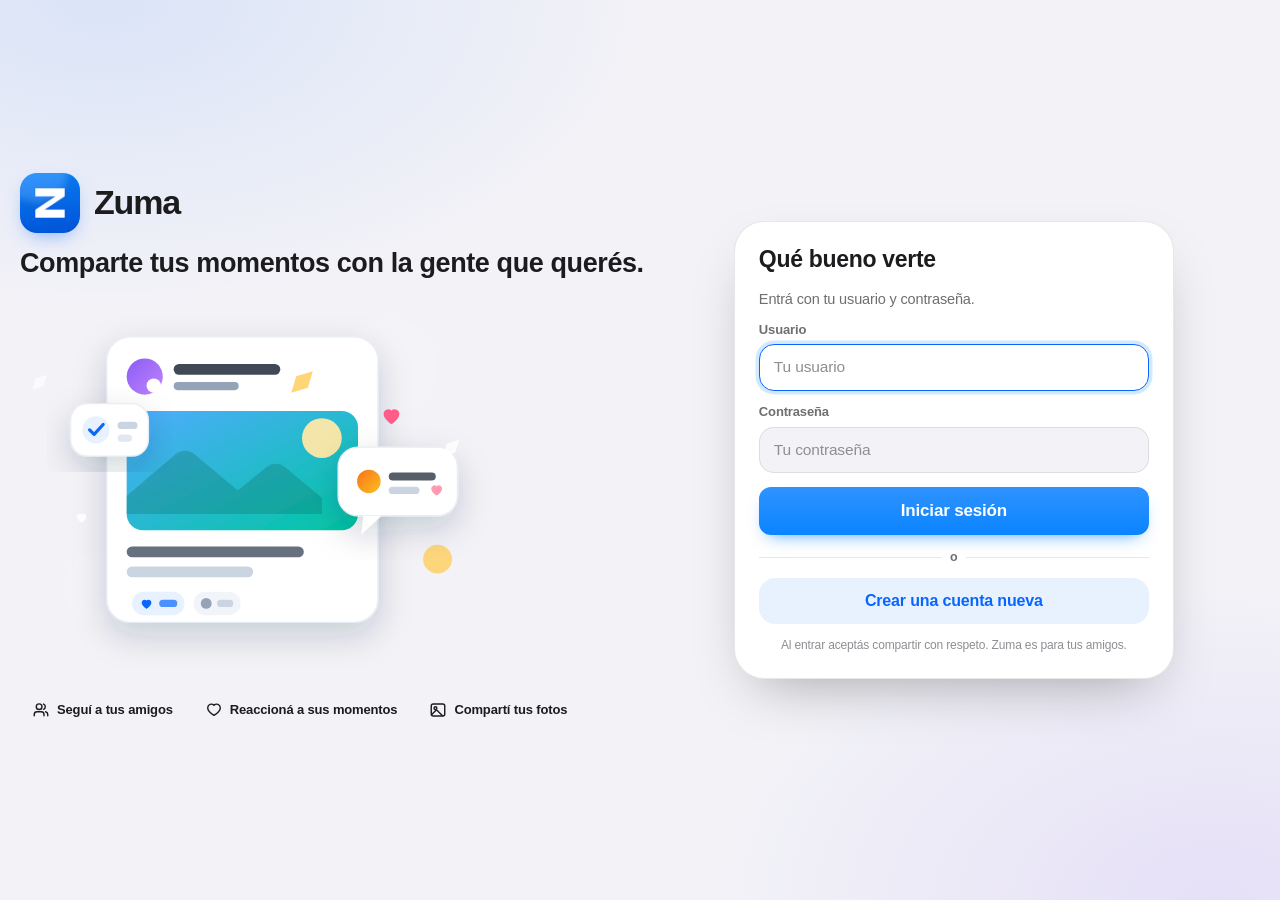
<file: index.html>
<!DOCTYPE html>
<html lang="es" data-theme="light">
<head>
<meta charset="utf-8">
<meta name="viewport" content="width=device-width, initial-scale=1, viewport-fit=cover, maximum-scale=5">
<meta name="theme-color" content="#0A84FF">
<meta name="apple-mobile-web-app-capable" content="yes">
<meta name="apple-mobile-web-app-status-bar-style" content="default">
<meta name="apple-mobile-web-app-title" content="Zuma">
<meta name="mobile-web-app-capable" content="yes">
<meta name="description" content="Zuma — conéctate y comparte con las personas que quieres.">
<meta name="color-scheme" content="light dark">
<meta property="og:title" content="Zuma">
<meta property="og:description" content="Conéctate y comparte con las personas que quieres.">
<meta property="og:image" content="assets/logo/zuma-logo-512.png">
<meta property="og:type" content="website">
<title>Zuma</title>

<link rel="icon" href="assets/logo/zuma-favicon-32.png" sizes="32x32" type="image/png">
<link rel="icon" href="assets/logo/zuma-favicon-16.png" sizes="16x16" type="image/png">
<link rel="shortcut icon" href="assets/logo/zuma-favicon.ico">
<link rel="apple-touch-icon" href="assets/logo/zuma-apple-touch.png">
<link rel="manifest" href="manifest.webmanifest">
<link rel="preconnect" href="https://api.github.com">
<link rel="preconnect" href="https://cdn.jsdelivr.net" crossorigin>
<link rel="preconnect" href="https://raw.githubusercontent.com">

<link rel="stylesheet" href="css/base.css">
<link rel="stylesheet" href="css/app.css">
<link rel="stylesheet" href="css/pages.css">
<link rel="stylesheet" href="css/ios.css">
<link rel="stylesheet" href="css/features.css">
</head>
<body>
<div id="root" class="root"></div>

<div id="splash" class="splash">
  <img src="assets/logo/zuma-logo-128.png" alt="Zuma" width="88" height="88">
  <div class="splash-name">Zuma</div>
  <div class="splash-bar"><span></span></div>
  <p class="splash-msg" id="splash-msg">Conectando…</p>

  <div id="splash-error" class="splash-error" hidden>
    <h2>No se pudo iniciar Zuma</h2>
    <p id="splash-error-msg"></p>
    <button type="button" id="splash-retry">Reintentar</button>
    <p class="splash-hint">
      Si abriste el archivo <code>index.html</code> con doble clic, el navegador bloquea
      el JavaScript de Zuma. Ábrelo desde su dirección web o con el acceso
      directo <code>Zuma.bat</code>.
    </p>
  </div>
</div>

<div id="toasts" class="toasts" role="status" aria-live="polite"></div>
<div id="modal-root" class="modal-root"></div>

<noscript>
  <div style="padding:40px;text-align:center;font-family:system-ui">
    Zuma necesita JavaScript activado para funcionar.
  </div>
</noscript>

<script>
  // Detección temprana: si algo falla al arrancar, nunca dejar la pantalla en "Conectando…"
  (function () {
    var splash = document.getElementById('splash');
    var errorBox = document.getElementById('splash-error');
    var errorMsg = document.getElementById('splash-error-msg');
    var retry = document.getElementById('splash-retry');

    function fail(message) {
      if (!splash || splash.classList.contains('hide') || window.__NB_READY__) return;
      if (!errorBox || !errorBox.hidden) return;
      splash.classList.add('has-error');
      errorBox.hidden = false;
      if (message) errorMsg.textContent = message;
      var bar = splash.querySelector('.splash-bar');
      if (bar) bar.style.display = 'none';
      var msg = document.getElementById('splash-msg');
      if (msg) msg.style.display = 'none';
    }

    retry.addEventListener('click', function () { location.reload(); });

    if (location.protocol === 'file:') {
      fail('Estás abriendo index.html como archivo local (file://). Los navegadores bloquean el JavaScript de las páginas abiertas así.');
    }

    window.addEventListener('error', function (event) {
      if (window.__NB_READY__) return;
      var target = event.target;
      if (target && (target.tagName === 'SCRIPT' || target.tagName === 'LINK')) {
        fail('No se pudo cargar ' + (target.src || target.href) + '. Revisa que la carpeta del proyecto esté completa.');
      }
    }, true);

    window.addEventListener('unhandledrejection', function (event) {
      if (window.__NB_READY__) return;
      var reason = event.reason;
      fail(reason && reason.message ? reason.message : 'Error inesperado al iniciar.');
    });

    setTimeout(function () {
      if (window.__NB_READY__) return;
      fail('La aplicación tardó demasiado en iniciar. Revisa tu conexión y vuelve a intentarlo.');
    }, 9000);
  })();
</script>
<script src="js/vendor/supabase.js"></script>
<script src="config.js"></script>
<script type="module" src="js/app.js"></script>
</body>
</html>
</file>
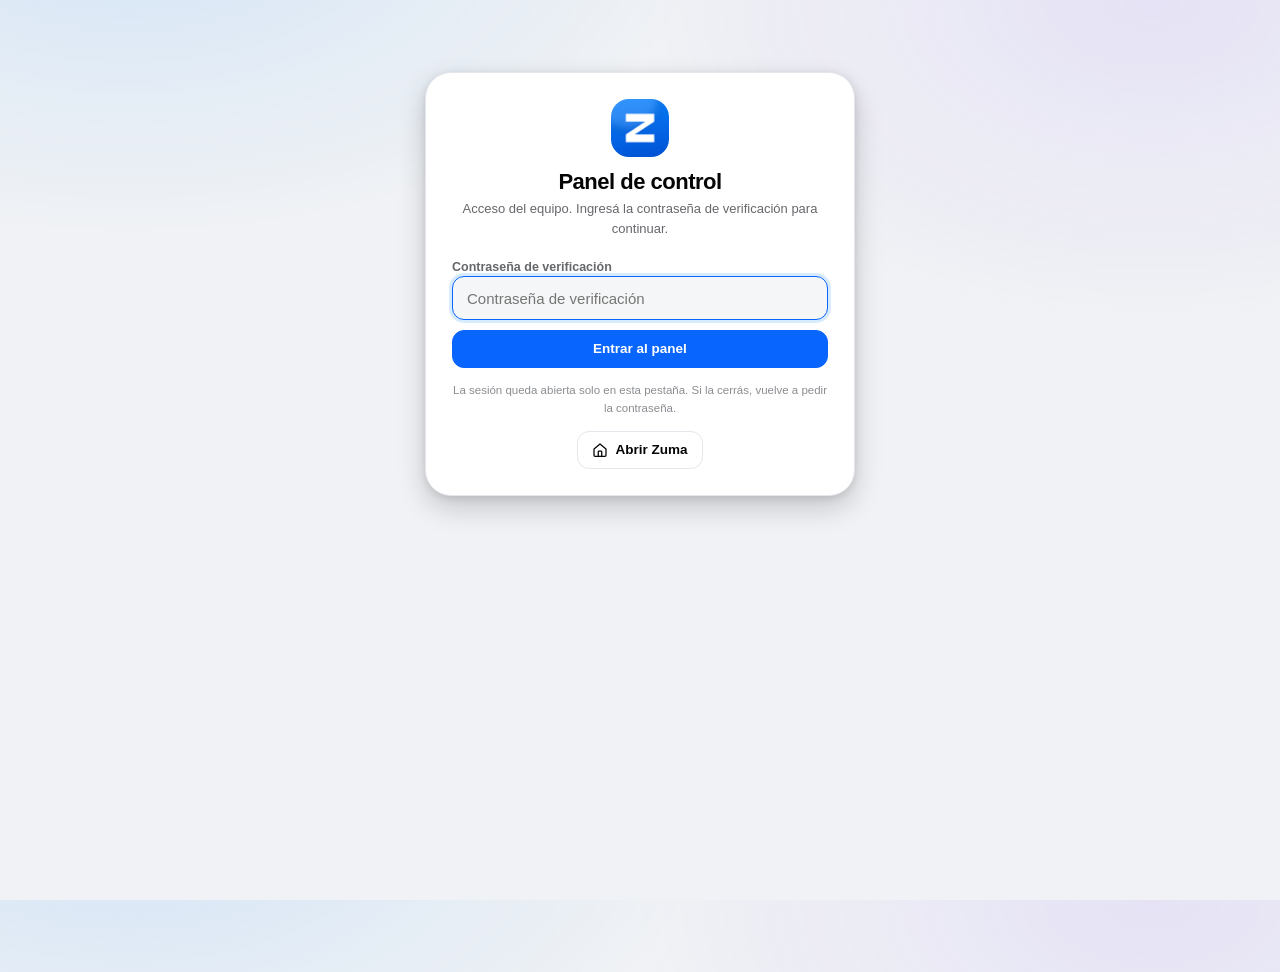
<file: panel.html>
<!DOCTYPE html>
<html lang="es" data-theme="light">
<head>
<meta charset="utf-8">
<meta name="viewport" content="width=device-width, initial-scale=1">
<meta name="theme-color" content="#0A84FF">
<meta name="robots" content="noindex, nofollow">
<title>Panel de control · Zuma</title>

<link rel="icon" href="assets/logo/zuma-favicon-32.png" sizes="32x32" type="image/png">
<link rel="apple-touch-icon" href="assets/logo/zuma-apple-touch.png">
<link rel="stylesheet" href="css/base.css">
<link rel="stylesheet" href="css/panel.css">
</head>
<body class="panel-body">
<div id="panel-root" class="panel-root">
  <div class="panel-boot"><span class="spinner"></span> Cargando panel…</div>
</div>

<script src="js/vendor/supabase.js"></script>
<script src="config.js"></script>
<script type="module" src="js/panel.js"></script>
</body>
</html>
</file>
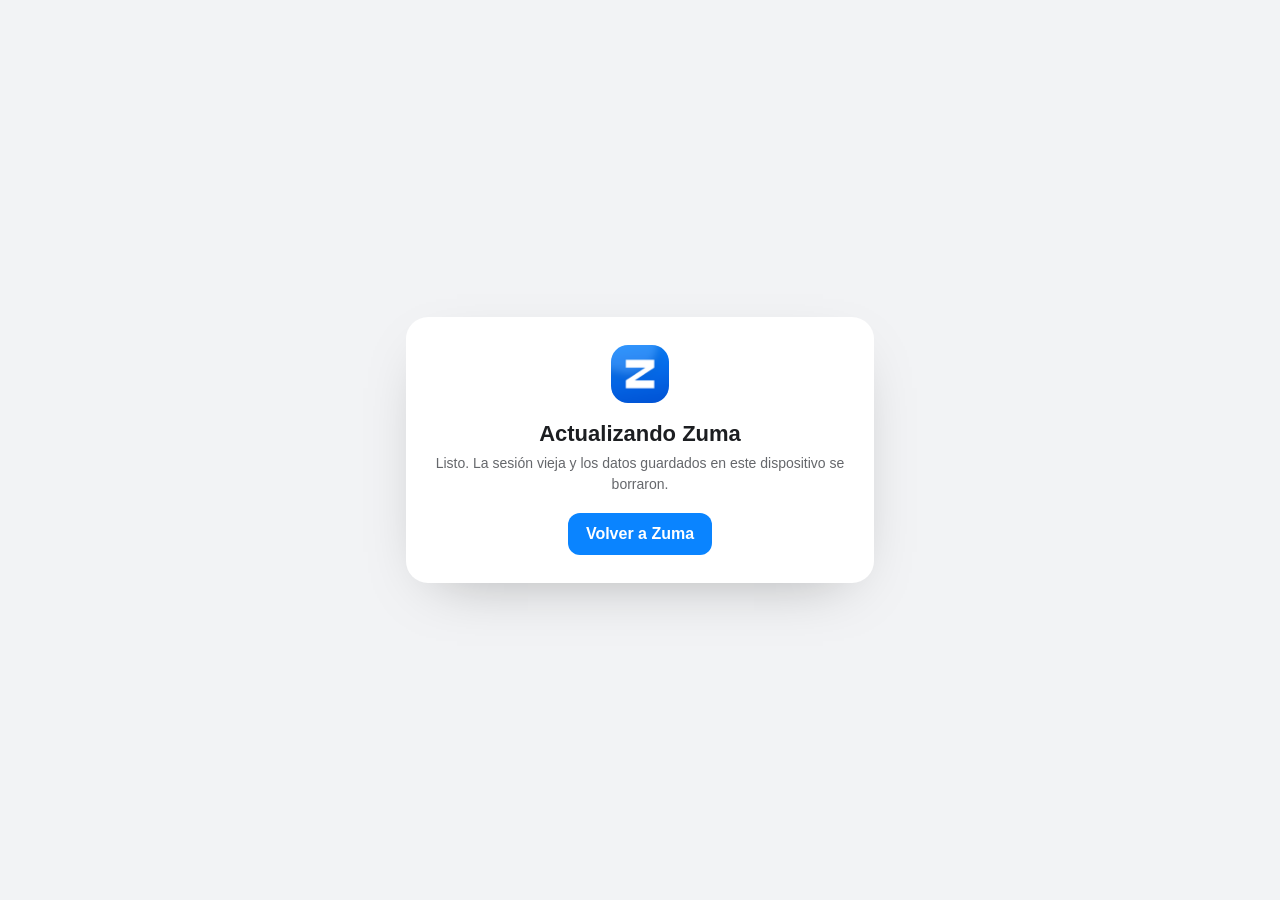
<file: reset.html>
<!DOCTYPE html>
<html lang="es">
<head>
<meta charset="utf-8">
<meta name="viewport" content="width=device-width, initial-scale=1">
<meta name="robots" content="noindex, nofollow">
<title>Actualizar Zuma</title>
<style>
  :root { color-scheme: light dark; }
  body {
    margin: 0; min-height: 100vh; display: grid; place-items: center;
    font-family: -apple-system, BlinkMacSystemFont, "Segoe UI", Roboto, sans-serif;
    background: #f2f3f5; color: #1c1e21;
  }
  .box {
    width: min(420px, calc(100% - 40px)); padding: 28px 24px; border-radius: 22px;
    background: #fff; box-shadow: 0 20px 60px -30px rgba(0,0,0,.35); text-align: center;
  }
  img { width: 58px; height: 58px; border-radius: 17px; }
  h1 { font-size: 22px; margin: 14px 0 6px; }
  p { font-size: 14px; line-height: 1.5; color: #65676b; margin: 0 0 18px; }
  a {
    display: inline-block; padding: 12px 18px; border-radius: 12px;
    background: #0a84ff; color: #fff; font-weight: 700; text-decoration: none;
  }
  @media (prefers-color-scheme: dark) {
    body { background: #0b0b0d; color: #f5f5f7; }
    .box { background: #1c1c1e; }
    p { color: #a1a1aa; }
  }
</style>
</head>
<body>
  <div class="box">
    <img src="assets/logo/zuma-logo-128.png" alt="Zuma">
    <h1>Actualizando Zuma</h1>
    <p id="msg">Borrando la sesión y los datos viejos de este dispositivo…</p>
    <a href="./" id="go" hidden>Volver a Zuma</a>
  </div>
  <script>
    (async function () {
      try { localStorage.clear(); } catch (e) {}
      try { sessionStorage.clear(); } catch (e) {}
      try {
        const keys = await caches.keys();
        await Promise.all(keys.map(function (key) { return caches.delete(key); }));
      } catch (e) {}
      try {
        const regs = await navigator.serviceWorker.getRegistrations();
        await Promise.all(regs.map(function (reg) { return reg.unregister(); }));
      } catch (e) {}
      const go = document.getElementById('go');
      go.hidden = false;
      document.getElementById('msg').textContent =
        'Listo. La sesión vieja y los datos guardados en este dispositivo se borraron.';
      setTimeout(function () { location.replace('./?v=' + Date.now()); }, 1200);
    })();
  </script>
</body>
</html>
</file>
<file: css/base.css>
/* ==========================================================================
   NimbookGR — base: reset, tokens de diseño, tipografía, utilidades
   ========================================================================== */

:root {
  /* Marca */
  --brand: #0866ff;
  --brand-hover: #0757d8;
  --brand-active: #064fc4;
  --brand-soft: #e7f3ff;
  --brand-soft-2: #dbeafe;

  /* Superficies (tema claro) */
  --bg: #f0f2f5;
  --bg-elevated: #ffffff;
  --card: #ffffff;
  --card-2: #f5f6f7;
  --card-3: #ebedf0;
  --overlay: rgba(0, 0, 0, .45);

  /* Texto */
  --text: #050505;
  --text-2: #65676b;
  --text-3: #8a8d91;
  --text-invert: #ffffff;

  /* Líneas */
  --line: #ced0d4;
  --line-soft: #e4e6eb;
  --line-strong: #bcc0c4;

  /* Estados */
  --hover: rgba(0, 0, 0, .05);
  --hover-strong: rgba(0, 0, 0, .08);
  --active: rgba(0, 0, 0, .12);
  --danger: #fa383e;
  --danger-soft: #ffebe8;
  --success: #31a24c;
  --warning: #f7b125;
  --online: #31a24c;

  /* Sombras */
  --shadow-xs: 0 1px 2px rgba(0, 0, 0, .08);
  --shadow-sm: 0 1px 2px rgba(0, 0, 0, .1), 0 2px 4px rgba(0, 0, 0, .06);
  --shadow-md: 0 2px 8px rgba(0, 0, 0, .12), 0 1px 3px rgba(0, 0, 0, .08);
  --shadow-lg: 0 12px 28px rgba(0, 0, 0, .18), 0 2px 8px rgba(0, 0, 0, .1);
  --ring: 0 0 0 2px var(--brand);

  /* Radios */
  --r-xs: 4px;
  --r-sm: 6px;
  --r: 8px;
  --r-md: 10px;
  --r-lg: 12px;
  --r-xl: 18px;
  --r-full: 999px;

  /* Métricas de layout */
  --topbar-h: 56px;
  --left-w: 280px;
  --right-w: 360px;
  --feed-w: 680px;
  --nav-h: 62px;
  --gutter: 16px;

  /* Movimiento */
  --ease: cubic-bezier(.2, .8, .2, 1);
  --fast: 120ms;
  --med: 220ms;

  --font: -apple-system, BlinkMacSystemFont, "Segoe UI", Roboto, Helvetica, Arial,
    "Apple Color Emoji", "Segoe UI Emoji", "Noto Color Emoji", sans-serif;
}

html[data-theme="dark"] {
  --bg: #18191a;
  --bg-elevated: #242526;
  --card: #242526;
  --card-2: #3a3b3c;
  --card-3: #4e4f50;
  --text: #e4e6eb;
  --text-2: #b0b3b8;
  --text-3: #8a8d91;
  --line: #3e4042;
  --line-soft: #3e4042;
  --line-strong: #4e4f50;
  --hover: rgba(255, 255, 255, .1);
  --hover-strong: rgba(255, 255, 255, .14);
  --active: rgba(255, 255, 255, .18);
  --brand-soft: rgba(45, 136, 255, .18);
  --brand-soft-2: rgba(45, 136, 255, .24);
  --danger-soft: rgba(250, 56, 62, .18);
  --overlay: rgba(0, 0, 0, .7);
  --shadow-xs: 0 1px 2px rgba(0, 0, 0, .4);
  --shadow-sm: 0 1px 2px rgba(0, 0, 0, .45), 0 2px 6px rgba(0, 0, 0, .3);
  --shadow-md: 0 4px 12px rgba(0, 0, 0, .55);
  --shadow-lg: 0 12px 32px rgba(0, 0, 0, .65);
}

/* ---------- reset ---------------------------------------------------------- */
*,
*::before,
*::after { box-sizing: border-box; }

* { margin: 0; padding: 0; }

html {
  -webkit-text-size-adjust: 100%;
  text-size-adjust: 100%;
  height: 100%;
  scroll-behavior: smooth;
}

@media (prefers-reduced-motion: reduce) {
  html { scroll-behavior: auto; }
  *, *::before, *::after {
    animation-duration: .001ms !important;
    animation-iteration-count: 1 !important;
    transition-duration: .001ms !important;
  }
}

body {
  min-height: 100%;
  font-family: var(--font);
  font-size: 15px;
  line-height: 1.34;
  color: var(--text);
  background: var(--bg);
  -webkit-font-smoothing: antialiased;
  -moz-osx-font-smoothing: grayscale;
  overflow-wrap: break-word;
  overscroll-behavior-y: none;
}

img, svg, video, canvas { display: block; max-width: 100%; }
img { height: auto; }

input, button, textarea, select {
  font: inherit;
  color: inherit;
  background: none;
  border: none;
  outline: none;
}

button { cursor: pointer; -webkit-tap-highlight-color: transparent; appearance: none; -webkit-appearance: none; }
button:disabled { cursor: not-allowed; opacity: .55; }

a { color: inherit; text-decoration: none; }
a:hover { text-decoration: underline; }

ul, ol { list-style: none; }

hr { border: 0; border-top: 1px solid var(--line-soft); }

:focus-visible {
  outline: 2px solid var(--brand);
  outline-offset: 2px;
  border-radius: var(--r-xs);
}

/* los campos de texto ya muestran su propio foco (borde/fondo) */
input:focus-visible,
textarea:focus-visible,
select:focus-visible { outline: none; }

::selection { background: var(--brand-soft-2); color: var(--text); }

/* scrollbars */
.scroll-y { overflow-y: auto; overscroll-behavior: contain; }
.scroll-y::-webkit-scrollbar,
*::-webkit-scrollbar { width: 8px; height: 8px; }
*::-webkit-scrollbar-thumb {
  background: var(--line);
  border-radius: 8px;
  border: 2px solid transparent;
  background-clip: padding-box;
}
*::-webkit-scrollbar-thumb:hover { background-color: var(--line-strong); background-clip: padding-box; }
*::-webkit-scrollbar-track { background: transparent; }

/* ---------- tipografía ----------------------------------------------------- */
h1, h2, h3, h4 { font-weight: 700; line-height: 1.2; }
h1 { font-size: 24px; }
h2 { font-size: 20px; }
h3 { font-size: 17px; }
h4 { font-size: 15px; }

.strong { font-weight: 600; }
.bold { font-weight: 700; }
.muted { color: var(--text-2); }
.dim { color: var(--text-3); }
.small { font-size: 13px; }
.tiny { font-size: 12px; }
.big { font-size: 17px; }
.ellipsis { overflow: hidden; text-overflow: ellipsis; white-space: nowrap; }
.clamp-2 { display: -webkit-box; -webkit-line-clamp: 2; -webkit-box-orient: vertical; overflow: hidden; }
.link { color: var(--brand); cursor: pointer; }
.link:hover { text-decoration: underline; }

/* ---------- utilidades ----------------------------------------------------- */
.row { display: flex; align-items: center; }
.col { display: flex; flex-direction: column; }
.between { justify-content: space-between; }
.center { display: flex; align-items: center; justify-content: center; }
.wrap { flex-wrap: wrap; }
.grow { flex: 1 1 auto; min-width: 0; }
.gap-4 { gap: 4px; } .gap-6 { gap: 6px; } .gap-8 { gap: 8px; }
.gap-10 { gap: 10px; } .gap-12 { gap: 12px; } .gap-16 { gap: 16px; }
.mt-4 { margin-top: 4px; } .mt-8 { margin-top: 8px; } .mt-12 { margin-top: 12px; }
.mt-16 { margin-top: 16px; } .mb-8 { margin-bottom: 8px; } .mb-16 { margin-bottom: 16px; }
.hide { display: none !important; }
.sr-only {
  position: absolute; width: 1px; height: 1px; padding: 0; margin: -1px;
  overflow: hidden; clip: rect(0 0 0 0); white-space: nowrap; border: 0;
}
.no-select { user-select: none; -webkit-user-select: none; }
.pointer { cursor: pointer; }

/* ---------- iconos -------------------------------------------------------- */
.ico { display: inline-block; flex: none; vertical-align: middle; }
.ico-btn {
  width: 40px; height: 40px; border-radius: var(--r-full);
  display: inline-flex; align-items: center; justify-content: center;
  background: var(--card-2); color: var(--text);
  transition: background var(--fast) var(--ease), transform var(--fast) var(--ease);
}
.ico-btn:hover { background: var(--card-3); }
.ico-btn:active { transform: scale(.94); }
.ico-btn.plain { background: transparent; }
.ico-btn.plain:hover { background: var(--hover); }

/* ---------- animaciones --------------------------------------------------- */
@keyframes fade-in { from { opacity: 0; } to { opacity: 1; } }
@keyframes pop-in {
  0% { opacity: 0; transform: scale(.9) translateY(8px); }
  100% { opacity: 1; transform: scale(1) translateY(0); }
}
@keyframes pop-bounce {
  0% { transform: scale(.4); opacity: 0; }
  60% { transform: scale(1.15); opacity: 1; }
  100% { transform: scale(1); }
}
@keyframes slide-up {
  from { transform: translateY(14px); opacity: 0; }
  to { transform: translateY(0); opacity: 1; }
}
@keyframes spin { to { transform: rotate(360deg); } }
@keyframes shimmer { 100% { transform: translateX(100%); } }
@keyframes pulse-dot { 0%, 100% { opacity: 1; } 50% { opacity: .35; } }

.fade-in { animation: fade-in var(--med) var(--ease); }
.pop-in { animation: pop-in var(--med) var(--ease); }

.spinner {
  width: 20px; height: 20px; border-radius: 50%;
  border: 2.5px solid var(--line);
  border-top-color: var(--brand);
  animation: spin .7s linear infinite;
}
.spinner.big { width: 32px; height: 32px; border-width: 3px; }
.spinner.on-brand { border-color: rgba(255,255,255,.45); border-top-color: #fff; }

.skeleton {
  position: relative; overflow: hidden;
  background: var(--card-2); border-radius: var(--r-sm);
}
.skeleton::after {
  content: ""; position: absolute; inset: 0; transform: translateX(-100%);
  background: linear-gradient(90deg, transparent, var(--hover), transparent);
  animation: shimmer 1.4s infinite;
}

/* ---------- splash -------------------------------------------------------- */
.splash {
  position: fixed; inset: 0; z-index: 9999;
  display: flex; flex-direction: column; align-items: center; justify-content: center;
  gap: 14px; background: var(--bg); color: var(--text);
  transition: opacity .35s var(--ease), visibility .35s;
}
.splash.hide { opacity: 0; visibility: hidden; pointer-events: none; }
.splash img { border-radius: 26px; box-shadow: 0 18px 40px -16px rgba(8, 102, 255, .6); }
.splash-name {
  font-size: 26px; font-weight: 700; letter-spacing: -.4px;
  background: linear-gradient(90deg, var(--brand), #4f9bff);
  -webkit-background-clip: text; background-clip: text; color: transparent;
}
.splash-bar {
  width: 148px; height: 4px; border-radius: 4px; overflow: hidden;
  background: var(--line-soft); margin-top: 4px;
}
.splash-bar span {
  display: block; width: 40%; height: 100%; border-radius: 4px;
  background: var(--brand); animation: splash-slide 1.1s infinite var(--ease);
}
@keyframes splash-slide {
  0% { transform: translateX(-100%); }
  100% { transform: translateX(350%); }
}
.splash-msg { font-size: 13px; color: var(--text-2); max-width: 280px; text-align: center; }

.splash-error {
  max-width: 440px; width: calc(100% - 32px);
  background: var(--card); border-radius: var(--r-lg);
  box-shadow: var(--shadow-md); padding: 22px; text-align: center;
  animation: pop-in var(--med) var(--ease);
}
.splash-error h2 { font-size: 18px; margin-bottom: 8px; }
.splash-error p { font-size: 13.5px; line-height: 1.55; color: var(--text-2); }
.splash-error button {
  margin-top: 14px; height: 42px; padding: 0 22px; border-radius: var(--r);
  background: var(--brand); color: #fff; font-weight: 600; font-size: 15px;
}
.splash-error button:hover { background: var(--brand-hover); }
.splash-hint { margin-top: 14px; font-size: 12px; color: var(--text-3); }
.splash-hint code {
  background: var(--card-2); padding: 1px 5px; border-radius: 4px;
  font-size: 11.5px; word-break: break-all;
}

/* ---------- toasts -------------------------------------------------------- */
.toasts {
  position: fixed; z-index: 9000; bottom: 24px; left: 50%; transform: translateX(-50%);
  display: flex; flex-direction: column; gap: 8px; align-items: center;
  pointer-events: none; width: min(92vw, 460px);
}
@media (max-width: 767px) {
  .toasts { bottom: calc(var(--nav-h) + 14px); }
}
.toast {
  pointer-events: auto;
  display: flex; align-items: center; gap: 10px;
  padding: 12px 16px; border-radius: var(--r-md);
  background: #303030; color: #fff; font-size: 14px; font-weight: 500;
  box-shadow: var(--shadow-lg); animation: slide-up var(--med) var(--ease);
  max-width: 100%;
}
html[data-theme="dark"] .toast { background: #4e4f50; }
.toast.error { background: #c62828; }
.toast.success { background: #1b7a35; }
.toast .ico { flex: none; }
.toast.out { animation: fade-in var(--med) reverse forwards; }
</file>
<file: css/app.css>
/* ==========================================================================
   NimbookGR — layout general (topbar, columnas, navegación) y componentes
   ========================================================================== */

/* ---------- shell --------------------------------------------------------- */
.app { min-height: 100vh; }

.main {
  display: grid;
  grid-template-columns: minmax(0, var(--left-w)) minmax(0, 1fr) minmax(0, var(--right-w));
  justify-content: center;
  align-items: start;
  gap: 0;
  max-width: calc(var(--left-w) + var(--feed-w) + var(--right-w) + 32px);
  margin: 0 auto;
  padding: calc(var(--topbar-h) + 16px) 16px 24px;
  min-height: 100vh;
}
.main.no-right {
  grid-template-columns: minmax(0, var(--left-w)) minmax(0, 1fr);
  max-width: calc(var(--left-w) + 900px);
}
.main.no-left {
  grid-template-columns: minmax(0, 1fr) minmax(0, var(--right-w));
  max-width: calc(900px + var(--right-w));
}
.main.only-feed {
  grid-template-columns: minmax(0, 1fr);
  max-width: 100%;
  padding-inline: 0;
}

.col-left, .col-right {
  position: sticky;
  top: calc(var(--topbar-h) + 16px);
  align-self: start;
  max-height: calc(100vh - var(--topbar-h) - 24px);
  overflow-y: auto;
  padding-right: 8px;
  scrollbar-width: thin;
}
.col-left { padding-left: 4px; }
.col-right { padding-left: 8px; }

.col-center {
  width: 100%;
  max-width: var(--feed-w);
  margin: 0 auto;
  min-width: 0;
  padding: 0 8px;
}
.col-center.wide { max-width: 100%; padding: 0; }

/* ---------- topbar -------------------------------------------------------- */
.topbar {
  position: fixed; top: 0; left: 0; right: 0; height: var(--topbar-h);
  z-index: 500;
  display: flex; align-items: center; gap: 8px;
  padding: 0 16px;
  background: linear-gradient(180deg, #0b6bff 0%, #0553db 100%);
  color: #fff;
  box-shadow: 0 2px 16px rgba(4, 28, 84, .24);
}
html[data-theme="dark"] .topbar {
  background: linear-gradient(180deg, #12233f 0%, #0b1729 100%);
  box-shadow: 0 2px 16px rgba(0, 0, 0, .5);
}
.topbar-left { display: flex; align-items: center; gap: 8px; min-width: 0; }

.brand {
  display: flex; align-items: center; gap: 9px;
  border-radius: var(--r-full); padding: 4px; flex: none;
}
.brand:hover { text-decoration: none; background: rgba(255, 255, 255, .12); }
.brand img {
  width: 40px; height: 40px; border-radius: 12px;
  box-shadow: 0 0 0 1px rgba(255, 255, 255, .18);
}
.brand-word {
  font-size: 22px; font-weight: 800; letter-spacing: -.6px; color: #fff;
  display: none;
}

.tb-search {
  position: relative;
  display: flex; align-items: center;
  height: 40px; width: 240px;
  background: rgba(255, 255, 255, .17); border-radius: var(--r-full);
  padding: 0 12px; gap: 8px; color: rgba(255, 255, 255, .82);
  transition: background var(--fast) var(--ease), width var(--med) var(--ease), color var(--fast);
}
.tb-search:focus-within {
  background: #fff; color: var(--text-2); width: 280px;
  box-shadow: 0 6px 18px rgba(4, 28, 84, .18);
}
.tb-search input {
  flex: 1; min-width: 0; font-size: 15px; color: #fff; background: transparent;
}
.tb-search input::placeholder { color: rgba(255, 255, 255, .78); }
.tb-search:focus-within input { color: var(--text); }
.tb-search:focus-within input::placeholder { color: var(--text-3); }

.tb-nav {
  display: flex; align-items: center; justify-content: center;
  gap: 4px; flex: 1 1 auto; min-width: 0;
}
.tb-tab {
  position: relative;
  width: 112px; max-width: 22vw; height: 44px;
  display: flex; align-items: center; justify-content: center;
  border-radius: 12px; color: rgba(255, 255, 255, .8);
  transition: background var(--fast) var(--ease), color var(--fast) var(--ease);
}
.tb-tab:hover { background: rgba(255, 255, 255, .14); color: #fff; text-decoration: none; }
.tb-tab.active { color: #fff; }
.tb-tab.active::after {
  content: ""; position: absolute; left: 10px; right: 10px; bottom: -6px; height: 3px;
  border-radius: 3px 3px 0 0; background: #fff;
}
.tb-tab.active:hover { background: rgba(255, 255, 255, .14); }
.tb-tab .badge-dot {
  position: absolute; top: 6px; right: 24px;
  min-width: 18px; height: 18px; padding: 0 5px;
  border-radius: 9px; background: var(--danger); color: #fff;
  font-size: 11px; font-weight: 700; line-height: 18px; text-align: center;
  border: 2px solid #0b6bff;
}

.topbar-right { display: flex; align-items: center; gap: 8px; justify-content: flex-end; }
.tb-btn {
  position: relative;
  width: 40px; height: 40px; border-radius: 50%;
  display: inline-flex; align-items: center; justify-content: center;
  background: rgba(255, 255, 255, .16); color: #fff;
  transition: background var(--fast) var(--ease), transform var(--fast) var(--ease);
}
.tb-btn.menu-grid { background: rgba(255, 255, 255, .16); }
.tb-btn:hover { background: rgba(255, 255, 255, .28); }
.tb-btn.active { background: rgba(255, 255, 255, .34); box-shadow: inset 0 0 0 1px rgba(255, 255, 255, .35); }
.tb-btn:active { transform: scale(.93); }
.tb-btn.avatar-btn { background: transparent; padding: 0; }
.tb-btn.avatar-btn .avatar { box-shadow: 0 0 0 2px rgba(255, 255, 255, .55); }
.tb-btn .badge-dot {
  position: absolute; top: -2px; right: -2px;
  min-width: 19px; height: 19px; padding: 0 5px;
  border-radius: 10px; background: var(--danger); color: #fff;
  font-size: 11px; font-weight: 700; line-height: 19px; text-align: center;
  border: 2px solid #0b6bff;
}
html[data-theme="dark"] .tb-tab .badge-dot,
html[data-theme="dark"] .tb-btn .badge-dot { border-color: #12233f; }

.tb-search-mobile { display: none; }

/* ---------- barra lateral izquierda --------------------------------------- */
.side-section { margin-bottom: 14px; }
.side-title {
  display: flex; align-items: center; justify-content: space-between;
  font-size: 17px; font-weight: 700; color: var(--text-2);
  padding: 6px 8px 2px; margin-top: 4px;
}
.side-title button { color: var(--brand); }

.side-item {
  display: flex; align-items: center; gap: 12px;
  width: 100%; padding: 8px; border-radius: var(--r);
  font-size: 15px; font-weight: 600; color: var(--text);
  text-align: left; transition: background var(--fast) var(--ease);
}
.side-item:hover { background: var(--hover); text-decoration: none; }
.side-item.active { background: var(--brand-soft); color: var(--brand); }
.side-item .side-ic {
  width: 36px; height: 36px; flex: none; border-radius: 50%;
  display: flex; align-items: center; justify-content: center;
  background: var(--card-2); color: var(--brand);
}
.side-item .side-ic.green { background: #e7f6ea; color: #1a9c4b; }
.side-item .side-ic.orange { background: #fff2e0; color: #e6841a; }
.side-item .side-ic.purple { background: #f0eaff; color: #7a4bff; }
.side-item .side-ic.red { background: #ffecec; color: #e5484d; }
.side-item .side-ic.teal { background: #e0f7f7; color: #0f8f8f; }
.side-item .side-ic.blue { background: #e7f0ff; color: #0866ff; }
html[data-theme="dark"] .side-item .side-ic { background: var(--card-2); }
html[data-theme="dark"] .side-item .side-ic.green { background: rgba(49,162,76,.2); color: #5bd07d; }
html[data-theme="dark"] .side-item .side-ic.orange { background: rgba(230,132,26,.2); color: #f0a44a; }
html[data-theme="dark"] .side-item .side-ic.purple { background: rgba(122,75,255,.22); color: #a889ff; }
html[data-theme="dark"] .side-item .side-ic.red { background: rgba(229,72,77,.2); color: #ff7b7f; }
html[data-theme="dark"] .side-item .side-ic.teal { background: rgba(15,143,143,.2); color: #4fd1d1; }
html[data-theme="dark"] .side-item .side-ic.blue { background: rgba(8,102,255,.24); color: #7db4ff; }
.side-item .side-label { flex: 1; min-width: 0; overflow: hidden; text-overflow: ellipsis; white-space: nowrap; }
.side-item .side-count { font-size: 13px; font-weight: 600; color: var(--brand); }

.side-item .presence {
  position: relative; flex: none; width: 36px; height: 36px;
}
.side-item .presence .dot {
  position: absolute; right: -1px; bottom: -1px;
  width: 12px; height: 12px; border-radius: 50%;
  background: var(--online); border: 2px solid var(--card);
}
.side-foot {
  font-size: 12.5px; color: var(--text-3); padding: 10px 10px 20px;
  line-height: 1.6;
}
.side-foot a { color: var(--text-3); }

/* ---------- barra lateral derecha ---------------------------------------- */
.rail-title {
  font-size: 17px; font-weight: 700; color: var(--text-2);
  padding: 4px 8px 8px; display: flex; align-items: center; justify-content: space-between;
}
.rail-item {
  display: flex; align-items: center; gap: 12px;
  padding: 6px 8px; border-radius: var(--r);
  font-size: 15px; font-weight: 500; color: var(--text);
  transition: background var(--fast) var(--ease);
}
.rail-item:hover { background: var(--hover); text-decoration: none; }
.rail-item .presence { flex: none; position: relative; }
.rail-item .presence .dot {
  position: absolute; right: 0; bottom: 1px;
  width: 11px; height: 11px; border-radius: 50%;
  background: var(--online); border: 2px solid var(--card);
}
.rail-item .presence.offline .dot { background: var(--text-3); }
.rail-item .name { min-width: 0; overflow: hidden; text-overflow: ellipsis; white-space: nowrap; }
.rail-sep { height: 1px; background: var(--line-soft); margin: 8px 8px; }

/* ---------- navegación móvil --------------------------------------------- */
.mobile-nav {
  position: fixed; bottom: 0; left: 0; right: 0; z-index: 500;
  height: calc(var(--nav-h) + env(safe-area-inset-bottom, 0px));
  padding-bottom: env(safe-area-inset-bottom, 0px);
  display: none; align-items: stretch;
  background: var(--card); border-top: 1px solid var(--line-soft);
}
.mobile-nav a {
  flex: 1; display: flex; flex-direction: column; align-items: center; justify-content: center;
  gap: 3px; color: var(--text-2); font-size: 11px; font-weight: 500; position: relative;
}
.mobile-nav a.active { color: var(--brand); }
.mobile-nav a:hover { text-decoration: none; }
.mobile-nav .mn-ic { position: relative; display: flex; }
.mobile-nav .badge-dot {
  position: absolute; top: -4px; right: -8px;
  min-width: 17px; height: 17px; padding: 0 4px;
  border-radius: 9px; background: var(--danger); color: #fff;
  font-size: 10.5px; font-weight: 700; line-height: 17px; text-align: center;
  border: 2px solid var(--card);
}

/* ---------- botones ------------------------------------------------------ */
.btn {
  display: inline-flex; align-items: center; justify-content: center; gap: 8px;
  height: 36px; padding: 0 12px; border-radius: var(--r-sm);
  font-size: 15px; font-weight: 600; color: var(--text);
  background: var(--card-2); white-space: nowrap;
  transition: background var(--fast) var(--ease), transform var(--fast) var(--ease),
    box-shadow var(--fast) var(--ease), opacity var(--fast);
}
.btn:hover { background: var(--card-3); text-decoration: none; }
.btn:active { transform: scale(.985); }
.btn.primary { background: var(--brand); color: #fff; }
.btn.primary:hover { background: var(--brand-hover); }
.btn.soft { background: var(--brand-soft); color: var(--brand); }
.btn.soft:hover { background: var(--brand-soft-2); }
.btn.ghost { background: transparent; }
.btn.ghost:hover { background: var(--hover); }
.btn.danger { background: var(--danger); color: #fff; }
.btn.danger:hover { filter: brightness(.93); }
.btn.outline { background: transparent; box-shadow: inset 0 0 0 1px var(--line); }
.btn.lg { height: 44px; padding: 0 18px; font-size: 16px; border-radius: var(--r); }
.btn.sm { height: 30px; padding: 0 10px; font-size: 13.5px; }
.btn.block { width: 100%; }
.btn.grow { flex: 1; }
.btn.pill { border-radius: var(--r-full); }
.btn[disabled] { opacity: .55; }

.btn-icon {
  width: 36px; height: 36px; border-radius: 50%;
  display: inline-flex; align-items: center; justify-content: center;
  color: var(--text-2); background: transparent;
}
.btn-icon:hover { background: var(--hover); color: var(--text); }

/* ---------- campos ------------------------------------------------------- */
.field { display: flex; flex-direction: column; gap: 6px; }
.field > label { font-size: 13px; font-weight: 600; color: var(--text-2); }
.input, .textarea, .select {
  width: 100%; min-height: 44px; padding: 10px 14px;
  background: var(--card-2); border-radius: var(--r);
  border: 1px solid transparent;
  font-size: 15px; color: var(--text);
  transition: border-color var(--fast) var(--ease), background var(--fast) var(--ease);
}
.input::placeholder, .textarea::placeholder { color: var(--text-3); }
.input:focus, .textarea:focus, .select:focus {
  border-color: var(--brand); background: var(--card); outline: none;
}
.textarea { resize: vertical; min-height: 88px; line-height: 1.45; }
.select { appearance: none; cursor: pointer; padding-right: 34px;
  background-image: url("data:image/svg+xml,%3Csvg xmlns='http://www.w3.org/2000/svg' width='16' height='16' viewBox='0 0 24 24' fill='none' stroke='%2365676b' stroke-width='2.4' stroke-linecap='round' stroke-linejoin='round'%3E%3Cpolyline points='6 9 12 15 18 9'/%3E%3C/svg%3E");
  background-repeat: no-repeat; background-position: right 12px center;
}
.input.error, .textarea.error { border-color: var(--danger); }
.field-error { font-size: 12.5px; color: var(--danger); }
.field-hint { font-size: 12.5px; color: var(--text-3); }

.search-inline {
  display: flex; align-items: center; gap: 8px;
  height: 38px; padding: 0 12px; border-radius: var(--r-full);
  background: var(--card-2); color: var(--text-2);
}
.search-inline input { flex: 1; min-width: 0; font-size: 15px; background: transparent; }

/* ---------- avatar ------------------------------------------------------- */
.avatar {
  position: relative; flex: none; display: inline-flex;
  width: 40px; height: 40px; border-radius: 50%;
  overflow: hidden; background: var(--card-3);
  color: #fff; font-weight: 700; align-items: center; justify-content: center;
  font-size: 16px; user-select: none;
}
.avatar img { width: 100%; height: 100%; object-fit: cover; }
.avatar.ring { box-shadow: 0 0 0 2px var(--card), 0 0 0 4px var(--brand); }
.avatar.xs { width: 24px; height: 24px; font-size: 11px; }
.avatar.sm { width: 32px; height: 32px; font-size: 13px; }
.avatar.md { width: 40px; height: 40px; }
.avatar.lg { width: 56px; height: 56px; font-size: 20px; }
.avatar.xl { width: 80px; height: 80px; font-size: 28px; }
.avatar.xxl { width: 120px; height: 120px; font-size: 40px; }
.avatar.online::after {
  content: ""; position: absolute; right: 0; bottom: 0;
  width: 26%; height: 26%; min-width: 9px; min-height: 9px;
  border-radius: 50%; background: var(--online);
  border: 2px solid var(--card);
}
.avatar-stack { display: flex; }
.avatar-stack .avatar { border: 2px solid var(--card); margin-left: -8px; }
.avatar-stack .avatar:first-child { margin-left: 0; }

/* ---------- tarjetas y secciones ----------------------------------------- */
.card {
  background: var(--card); border-radius: var(--r);
  box-shadow: var(--shadow-sm); margin-bottom: 16px; overflow: hidden;
}
.card.pad { padding: 16px; }
.card-title { font-size: 17px; font-weight: 700; margin-bottom: 10px; }

.section-head {
  display: flex; align-items: center; justify-content: space-between;
  gap: 12px; margin: 4px 0 12px;
}
.section-head h1 { font-size: 20px; }
.page-card {
  background: var(--card); border-radius: var(--r); box-shadow: var(--shadow-sm);
  margin-bottom: 16px;
}

/* ---------- dropdown ----------------------------------------------------- */
.dd {
  position: absolute; z-index: 800; min-width: 220px; max-width: 320px;
  background: var(--card); border-radius: var(--r-md);
  box-shadow: var(--shadow-lg); padding: 8px;
  animation: pop-in 140ms var(--ease);
}
.dd.head { left: 0; top: calc(100% + 8px); }
.dd-item {
  display: flex; align-items: center; gap: 12px; width: 100%;
  padding: 9px 10px; border-radius: var(--r-sm);
  font-size: 15px; font-weight: 500; text-align: left; color: var(--text);
}
.dd-item:hover { background: var(--hover); text-decoration: none; }
.dd-item .dd-ic {
  width: 36px; height: 36px; border-radius: 50%; flex: none;
  display: flex; align-items: center; justify-content: center;
  background: var(--card-2); color: var(--text);
}
.dd-item .dd-label { flex: 1; min-width: 0; }
.dd-item .dd-sub { display: block; font-size: 12.5px; color: var(--text-2); font-weight: 400; }
.dd-sep { height: 1px; background: var(--line-soft); margin: 6px 4px; }
.dd-title { font-size: 16px; font-weight: 700; padding: 6px 8px 8px; }
.dd-scroll { max-height: min(70vh, 480px); overflow-y: auto; }

/* resultados de búsqueda del topbar */
.search-results .dd-item .thumb { width: 36px; height: 36px; border-radius: var(--r-sm); object-fit: cover; }

/* ---------- modal -------------------------------------------------------- */
.modal-root { position: relative; z-index: 1000; }
.modal-backdrop {
  position: fixed; inset: 0; z-index: 1000;
  background: var(--overlay);
  display: flex; align-items: center; justify-content: center;
  padding: 16px; animation: fade-in 160ms var(--ease);
  overscroll-behavior: contain;
}
.modal {
  position: relative; width: min(100%, 548px); max-height: calc(100vh - 32px);
  display: flex; flex-direction: column;
  background: var(--card); border-radius: var(--r-lg);
  box-shadow: var(--shadow-lg); animation: pop-in 180ms var(--ease);
  overflow: hidden;
}
.modal.sm { width: min(100%, 400px); }
.modal.lg { width: min(100%, 700px); }
.modal.full { width: min(100%, 1000px); height: min(90vh, 860px); }
.modal-head {
  display: flex; align-items: center; justify-content: center;
  position: relative; padding: 14px 16px;
  border-bottom: 1px solid var(--line-soft); flex: none;
}
.modal-head h2 { font-size: 20px; text-align: center; }
.modal-head .close {
  position: absolute; right: 12px; top: 50%; transform: translateY(-50%);
  width: 34px; height: 34px; border-radius: 50%;
  display: flex; align-items: center; justify-content: center;
  background: var(--card-2); color: var(--text-2);
}
.modal-head .close:hover { background: var(--card-3); color: var(--text); }
.modal-body { padding: 16px; overflow-y: auto; flex: 1; }
.modal-foot {
  padding: 12px 16px; border-top: 1px solid var(--line-soft);
  display: flex; gap: 8px; flex: none;
}
.modal-confirm { text-align: center; padding: 8px 4px 4px; }
.modal-confirm p { color: var(--text-2); margin-top: 6px; }

/* visor de imágenes */
.lightbox {
  position: fixed; inset: 0; z-index: 1200; background: rgba(0,0,0,.92);
  display: flex; align-items: center; justify-content: center;
  animation: fade-in 140ms var(--ease);
}
.lightbox img { max-width: 94vw; max-height: 90vh; object-fit: contain; border-radius: 4px; }
.lightbox .lb-close {
  position: absolute; top: 14px; right: 14px; width: 42px; height: 42px;
  border-radius: 50%; background: rgba(255,255,255,.14); color: #fff;
  display: flex; align-items: center; justify-content: center;
}
.lightbox .lb-nav {
  position: absolute; top: 50%; transform: translateY(-50%);
  width: 46px; height: 46px; border-radius: 50%;
  background: rgba(255,255,255,.14); color: #fff;
  display: flex; align-items: center; justify-content: center;
}
.lightbox .lb-nav.prev { left: 14px; } .lightbox .lb-nav.next { right: 14px; }
.lightbox .lb-count {
  position: absolute; bottom: 16px; left: 50%; transform: translateX(-50%);
  color: #fff; font-size: 13px; background: rgba(0,0,0,.45);
  padding: 4px 12px; border-radius: var(--r-full);
}

/* ---------- tabs --------------------------------------------------------- */
.tabs {
  display: flex; align-items: center; gap: 4px;
  border-bottom: 1px solid var(--line-soft); padding: 0 8px;
  overflow-x: auto; scrollbar-width: none;
}
.tabs::-webkit-scrollbar { display: none; }
.tab {
  position: relative; padding: 14px 15px; font-size: 15px; font-weight: 600;
  color: var(--text-2); border-radius: var(--r-sm) var(--r-sm) 0 0; white-space: nowrap;
}
.tab:hover { background: var(--hover); text-decoration: none; }
.tab.active { color: var(--brand); }
.tab.active::after {
  content: ""; position: absolute; left: 6px; right: 6px; bottom: -1px; height: 3px;
  background: var(--brand); border-radius: 3px 3px 0 0;
}
.tab .tab-count { color: var(--text-3); font-weight: 500; margin-left: 4px; }

/* ---------- chips / badges ---------------------------------------------- */
.chip {
  display: inline-flex; align-items: center; gap: 6px;
  height: 28px; padding: 0 10px; border-radius: var(--r-full);
  background: var(--card-2); font-size: 13px; font-weight: 600; color: var(--text-2);
}
.chip.brand { background: var(--brand-soft); color: var(--brand); }
.chip.green { background: #e7f6ea; color: #1a7f3c; }
html[data-theme="dark"] .chip.green { background: rgba(49,162,76,.2); color: #6ddc8e; }
.chip.dot::before {
  content: ""; width: 7px; height: 7px; border-radius: 50%; background: currentColor;
}
.badge {
  display: inline-flex; align-items: center; justify-content: center;
  min-width: 20px; height: 20px; padding: 0 6px; border-radius: 10px;
  background: var(--brand); color: #fff; font-size: 11.5px; font-weight: 700;
}
.badge.red { background: var(--danger); }
.badge.gray { background: var(--card-3); color: var(--text-2); }

/* ---------- estados vacíos / carga -------------------------------------- */
.empty {
  display: flex; flex-direction: column; align-items: center; gap: 10px;
  padding: 40px 20px; text-align: center; color: var(--text-2);
}
.empty .empty-ic {
  width: 64px; height: 64px; border-radius: 50%;
  display: flex; align-items: center; justify-content: center;
  background: var(--card-2); color: var(--text-3);
}
.empty .empty-illustration { width: min(100%, 300px); }
.empty .empty-illustration svg { width: 100%; height: auto; display: block; }
.empty h3 { color: var(--text); font-size: 17px; }
.empty p { font-size: 14px; max-width: 320px; }

.loading-row { display: flex; align-items: center; justify-content: center; gap: 10px; padding: 24px; color: var(--text-2); }

.post-skeleton { padding: 14px; display: flex; flex-direction: column; gap: 10px; }
.post-skeleton .row { gap: 10px; }

/* ---------- divisores ---------------------------------------------------- */
.divider { height: 1px; background: var(--line-soft); margin: 8px 0; }

/* ---------- responsive --------------------------------------------------- */
@media (max-width: 1400px) {
  :root { --left-w: 260px; --right-w: 320px; }
  .tb-tab { width: 100px; }
}

@media (max-width: 1180px) {
  .main, .main.no-right, .main.no-left {
    grid-template-columns: minmax(0, var(--left-w)) minmax(0, 1fr);
    max-width: calc(var(--left-w) + 760px);
  }
  .col-right { display: none; }
  .tb-tab { width: 84px; }
  .tb-search { width: 200px; }
}

@media (max-width: 1000px) {
  :root { --left-w: 76px; }
  .main, .main.no-right, .main.no-left {
    grid-template-columns: minmax(0, var(--left-w)) minmax(0, 1fr);
    max-width: 820px;
    padding-left: 8px; padding-right: 8px;
  }
  .col-left { overflow: visible; padding-right: 0; }
  .side-item { justify-content: center; padding: 6px; }
  .side-item .side-label, .side-item .side-count, .side-title, .side-foot, .side-item .presence .dot { display: none; }
  .side-title { justify-content: center; }
  .side-section { margin-bottom: 8px; }
  .tb-search { width: 180px; }
}

@media (max-width: 900px) {
  .col-left { display: none; }
  .main, .main.no-right, .main.no-left, .main.only-feed {
    grid-template-columns: minmax(0, 1fr);
    max-width: 680px; padding-left: 8px; padding-right: 8px;
  }
  .tb-search { display: none; }
  .tb-search-mobile { display: inline-flex; }
  .tb-nav { display: none; }
  .topbar { justify-content: space-between; }
  .topbar-left { flex: 1; }
  .brand-word { display: block; }
}

@media (max-width: 767px) {
  :root { --topbar-h: 52px; }
  .main, .main.no-right, .main.no-left, .main.only-feed {
    padding: calc(var(--topbar-h) + 8px) 0 calc(var(--nav-h) + env(safe-area-inset-bottom, 0px) + 12px);
    max-width: 100%;
  }
  .col-center { padding: 0; }
  .card { border-radius: 0; box-shadow: none; margin-bottom: 8px; }
  .page-card { border-radius: 0; }
  .mobile-nav { display: flex; }
  .topbar { padding: 0 8px; box-shadow: 0 2px 12px rgba(4, 28, 84, .26); }
  .brand img { width: 36px; height: 36px; border-radius: 10px; }
  .brand-word { font-size: 20px; }
  .tb-btn { width: 38px; height: 38px; background: transparent; }
  .tb-btn.menu-grid { display: none; }
  .tb-btn.menu-grid { background: transparent; }
  .tb-btn:hover { background: rgba(255, 255, 255, .18); }
  .toast { font-size: 14px; }
  .modal { width: 100%; max-height: 92vh; border-radius: var(--r-lg) var(--r-lg) 0 0; align-self: flex-end; }
  .modal-backdrop { padding: 0; align-items: flex-end; }
  .modal.full { height: 94vh; border-radius: var(--r-lg) var(--r-lg) 0 0; }
}

@media (max-width: 420px) {
  .brand-word { display: none; }
}

@media (min-width: 768px) {
  .mobile-only { display: none !important; }
}
@media (max-width: 767px) {
  .desktop-only { display: none !important; }
}
</file>
<file: css/pages.css>
/* ==========================================================================
   NimbookGR — páginas: auth, feed, perfil, mensajes, amigos, grupos, ajustes
   ========================================================================== */

/* ---------- autenticación ------------------------------------------------ */
.auth {
  min-height: 100vh; display: flex; align-items: center; justify-content: center;
  padding: 24px 16px;
  background:
    radial-gradient(900px 500px at 8% 0%, rgba(8, 102, 255, .10), transparent 60%),
    radial-gradient(800px 500px at 95% 100%, rgba(139, 92, 246, .12), transparent 62%),
    var(--bg);
}
html[data-theme="dark"] .auth {
  background:
    radial-gradient(900px 500px at 8% 0%, rgba(45, 136, 255, .18), transparent 60%),
    radial-gradient(800px 500px at 95% 100%, rgba(139, 92, 246, .16), transparent 62%),
    var(--bg);
}
.auth-wrap {
  display: grid; grid-template-columns: 1.05fr .95fr; align-items: center;
  gap: 48px; width: min(100%, 1060px);
}
.auth-brand { max-width: 520px; }
.auth-logo { display: flex; align-items: center; gap: 14px; margin-bottom: 14px; }
.auth-logo img { width: 60px; height: 60px; border-radius: 17px; box-shadow: 0 8px 20px -8px rgba(8, 102, 255, .55); }
.auth-logo span { font-size: 34px; font-weight: 800; letter-spacing: -1.2px; color: var(--text); }
.auth-tagline { font-size: 27px; line-height: 1.22; font-weight: 600; color: var(--text); letter-spacing: -.4px; }
.auth-illustration { margin-top: 8px; max-width: 470px; }
.auth-illustration svg { width: 100%; height: auto; display: block; }
.auth-card {
  background: var(--card); border-radius: var(--r-xl); box-shadow: var(--shadow-lg);
  padding: 24px; display: flex; flex-direction: column; gap: 12px;
  width: 100%; max-width: 440px; margin: 0 auto;
}
.auth-card-head { text-align: center; margin-bottom: 2px; }
.auth-card h2 { font-size: 23px; letter-spacing: -.3px; margin-bottom: 4px; }
.auth-card .sub { font-size: 14px; color: var(--text-2); }
.auth-row { display: grid; grid-template-columns: 1fr 1fr; gap: 10px; }
.auth-card .input { min-height: 46px; font-size: 15.5px; }
.auth-card .btn.primary { min-height: 48px; font-size: 17px; font-weight: 700; border-radius: var(--r); margin-top: 2px; }
.auth-sep { display: flex; align-items: center; gap: 12px; color: var(--text-3); font-size: 13px; margin: 2px 0; }
.auth-sep::before, .auth-sep::after { content: ""; flex: 1; height: 1px; background: var(--line-soft); }
.auth-alt { background: #42b72a; color: #fff; min-height: 46px; font-size: 16px; font-weight: 700; }
.auth-alt:hover { background: #36a420; }
.auth-legal { font-size: 12px; line-height: 1.5; color: var(--text-3); text-align: center; }
.auth-divider {
  display: flex; align-items: center; gap: 8px; margin-top: 2px;
  font-size: 12.5px; font-weight: 600; color: var(--text-2);
}
.auth-divider::before, .auth-divider::after { content: ""; flex: 1; height: 1px; background: var(--line-soft); }
.auth-divider .ico { color: var(--brand); }
.auth-conn {
  display: flex; align-items: center; gap: 10px; padding: 10px 12px;
  background: var(--card-2); border-radius: var(--r); font-size: 13px; color: var(--text-2);
}
.auth-conn .grow { min-width: 0; }
.auth-conn .repo { font-weight: 600; color: var(--text); }
.auth-foot { text-align: center; font-size: 13px; color: var(--text-2); margin-top: 6px; }
.auth-loading { text-align: center; color: var(--text-2); font-size: 14px; }
.error-card { text-align: center; align-items: center; max-width: 420px; }
.error-illustration { max-width: 240px; margin: 0 auto; }
.error-illustration svg { width: 100%; height: auto; display: block; }
.intro-link:hover { text-decoration: underline; }

@media (max-width: 960px) {
  .auth-wrap { grid-template-columns: 1fr; gap: 10px; }
  .auth-brand { display: none; }
  .auth {
    align-items: flex-start; padding-top: max(24px, 6vh);
    background:
      radial-gradient(700px 420px at 50% -10%, rgba(8, 102, 255, .18), transparent 60%),
      var(--bg);
  }
}
@media (max-width: 560px) {
  .auth { padding-inline: 12px; }
  .auth-card { padding: 20px 16px; border-radius: var(--r-lg); }
  .auth-row { grid-template-columns: 1fr; }
}

/* ---------- feed: historias --------------------------------------------- */
.stories {
  display: flex; gap: 8px; overflow-x: auto; padding: 2px 0 10px;
  scroll-snap-type: x mandatory; scrollbar-width: none;
}
.stories::-webkit-scrollbar { display: none; }
.story-card {
  position: relative; flex: none; width: 112px; height: 200px;
  border-radius: var(--r-md); overflow: hidden; background: var(--card);
  box-shadow: var(--shadow-sm); scroll-snap-align: start;
  transition: transform var(--fast) var(--ease);
  display: block; padding: 0; border: 0; text-align: left; color: var(--text);
  appearance: none; -webkit-appearance: none;
}
.story-card:hover { transform: scale(1.02); }
.story-card img.cover {
  position: absolute; inset: 0; width: 100%; height: 100%; object-fit: cover;
}
.story-card .sc-shade {
  position: absolute; inset: 0;
  background: linear-gradient(180deg, rgba(0,0,0,0) 45%, rgba(0,0,0,.15) 62%, rgba(0,0,0,.78) 100%);
}
.story-card .sc-name {
  position: absolute; left: 10px; right: 10px; bottom: 12px;
  color: #fff; font-size: 12.5px; font-weight: 600; line-height: 1.2;
  text-shadow: 0 1px 3px rgba(0,0,0,.5);
  display: -webkit-box; -webkit-line-clamp: 2; -webkit-box-orient: vertical; overflow: hidden;
}
.story-card .sc-avatar {
  position: absolute; top: 8px; left: 8px;
  width: 34px; height: 34px; border-radius: 50%;
  box-shadow: 0 0 0 3px var(--brand), 0 0 0 5px var(--card);
}
.story-card.create { background: var(--card); }
.story-card.create .create-top { height: calc(100% - 52px); overflow: hidden; }
.story-card.create .create-top img { width: 100%; height: 100%; object-fit: cover; }
.story-card.create .create-bottom {
  height: 52px; display: flex; flex-direction: column; align-items: center; justify-content: flex-end;
  padding-bottom: 8px; position: relative; flex: none;
}
.story-card.create .plus {
  position: absolute; top: -18px; left: 50%; transform: translateX(-50%);
  width: 38px; height: 38px; border-radius: 50%;
  background: var(--brand); color: #fff; border: 4px solid var(--card);
  display: flex; align-items: center; justify-content: center;
}
.story-card.create .create-label { font-size: 12.5px; font-weight: 600; margin-top: 18px; }
.story-card.gradient .story-post {
  position: absolute; inset: 0; padding: 12px; display: flex; align-items: center; justify-content: center;
  font-size: 14px; font-weight: 700; color: #fff; text-align: center; line-height: 1.25;
}

/* visor de historia */
.story-viewer {
  position: fixed; inset: 0; z-index: 1100; background: #000;
  display: flex; align-items: center; justify-content: center;
}
.story-viewer .sv-card {
  position: relative; width: min(420px, 100vw); height: min(760px, 100vh);
  background: #111; overflow: hidden; border-radius: 10px;
}
.story-viewer .sv-card img { width: 100%; height: 100%; object-fit: cover; }
.story-viewer .sv-head {
  position: absolute; top: 0; left: 0; right: 0; padding: 12px;
  display: flex; align-items: center; gap: 10px; color: #fff;
  background: linear-gradient(180deg, rgba(0,0,0,.55), transparent);
}
.story-viewer .sv-name { font-weight: 600; font-size: 14px; }
.story-viewer .sv-time { font-size: 12px; opacity: .8; }
.story-viewer .sv-close {
  position: absolute; top: 10px; right: 10px; width: 34px; height: 34px;
  border-radius: 50%; background: rgba(255,255,255,.18); color: #fff;
  display: flex; align-items: center; justify-content: center; z-index: 3;
}
.story-viewer .sv-bars { position: absolute; top: 6px; left: 10px; right: 10px; display: flex; gap: 4px; z-index: 2; }
.story-viewer .sv-bar { flex: 1; height: 3px; border-radius: 2px; background: rgba(255,255,255,.3); overflow: hidden; }
.story-viewer .sv-bar > i { display: block; height: 100%; width: 0; background: #fff; }
.story-viewer .sv-nav { position: absolute; top: 0; bottom: 0; width: 30%; }
.story-viewer .sv-nav.prev { left: 0; } .story-viewer .sv-nav.next { right: 0; }

/* ---------- compositor --------------------------------------------------- */
.composer { padding: 12px 16px; }
.composer-top { display: flex; align-items: center; gap: 8px; }
.composer-open {
  flex: 1; min-width: 0; text-align: left; height: 40px; padding: 0 14px;
  border-radius: var(--r-full); background: var(--card-2); color: var(--text-2);
  font-size: 15px; overflow: hidden; text-overflow: ellipsis; white-space: nowrap;
}
.composer-open:hover { background: var(--card-3); }
.composer-actions {
  display: flex; align-items: center; gap: 4px; margin-top: 10px;
  padding-top: 8px; border-top: 1px solid var(--line-soft);
}
.composer-act {
  flex: 1; min-width: 0; height: 38px; border-radius: var(--r-md);
  display: flex; align-items: center; justify-content: center; gap: 8px;
  font-size: 14px; font-weight: 600; color: var(--text-2);
}
.composer-act:hover { background: var(--hover); }
.composer-act .ico { color: var(--text-2); }
.composer-act.photo .ico { color: #45bd62; }
.composer-act.feeling .ico { color: #f7b125; }
.composer-act.place .ico { color: #f3425f; }

/* modal de publicación */
.compose-user { display: flex; align-items: center; gap: 10px; margin-bottom: 12px; }
.compose-user .name { font-weight: 600; }
.compose-privacy {
  display: inline-flex; align-items: center; gap: 6px; margin-top: 2px;
  padding: 2px 8px; border-radius: var(--r-sm); background: var(--card-2);
  font-size: 12.5px; font-weight: 600; color: var(--text-2);
}
.compose-privacy:hover { background: var(--card-3); }
.compose-text {
  width: 100%; min-height: 100px; max-height: 40vh; overflow-y: auto;
  font-size: 22px; line-height: 1.35; resize: none; background: transparent;
}
.compose-text::placeholder { color: var(--text-3); }
.compose-tools {
  display: flex; align-items: center; justify-content: space-between;
  gap: 8px; margin-top: 12px; padding: 10px 12px;
  border: 1px solid var(--line); border-radius: var(--r-md);
}
.compose-tools .title { font-size: 14px; font-weight: 600; flex: 1; }
.compose-tools .tools { display: flex; gap: 2px; }
.compose-tool {
  width: 36px; height: 36px; border-radius: 50%;
  display: flex; align-items: center; justify-content: center; color: var(--text-2);
}
.compose-tool:hover { background: var(--hover); }
.compose-media { display: grid; gap: 6px; margin-top: 12px; position: relative; }
.compose-media.n1 { grid-template-columns: 1fr; }
.compose-media.n2 { grid-template-columns: 1fr 1fr; }
.compose-media.n3, .compose-media.n4 { grid-template-columns: 1fr 1fr; }
.compose-media .cm-item {
  position: relative; border-radius: var(--r); overflow: hidden; background: var(--card-2);
  aspect-ratio: 1 / 1;
}
.compose-media.n1 .cm-item { aspect-ratio: auto; }
.compose-media.n1 .cm-item img { max-height: 420px; width: 100%; object-fit: contain; }
.compose-media .cm-item img { width: 100%; height: 100%; object-fit: cover; }
.compose-media .cm-del {
  position: absolute; top: 6px; right: 6px;
  width: 30px; height: 30px; border-radius: 50%;
  background: rgba(0,0,0,.6); color: #fff;
  display: flex; align-items: center; justify-content: center;
}
.compose-add {
  aspect-ratio: 1/1; border: 2px dashed var(--line);
  border-radius: var(--r); display: flex; flex-direction: column;
  align-items: center; justify-content: center; gap: 6px;
  color: var(--text-2); font-size: 13px; font-weight: 600;
}
.compose-add:hover { background: var(--hover); border-color: var(--line-strong); }

/* ---------- tarjeta de publicación -------------------------------------- */
.post {
  position: relative;
  border: 1px solid var(--line-soft);
  border-radius: 20px;
  box-shadow: 0 1px 2px rgba(16, 24, 40, .04), 0 16px 32px -22px rgba(16, 24, 40, .35);
  transition: box-shadow var(--med) var(--ease);
}
.post:hover {
  box-shadow: 0 2px 4px rgba(16, 24, 40, .05), 0 22px 40px -24px rgba(16, 24, 40, .42);
}
.post-head { display: flex; align-items: flex-start; gap: 12px; padding: 16px 16px 0; }
.post-head .who { flex: 1; min-width: 0; }
.post-name { font-size: 15.5px; font-weight: 700; letter-spacing: -.1px; }
.post-name:hover { text-decoration: underline; }
.post-meta {
  display: flex; align-items: center; gap: 4px;
  font-size: 12.5px; color: var(--text-2); margin-top: 2px;
}
.post-meta .dot { width: 3px; height: 3px; border-radius: 50%; background: currentColor; }
.post-more {
  width: 36px; height: 36px; border-radius: 50%; color: var(--text-2);
  display: flex; align-items: center; justify-content: center; flex: none;
}
.post-more:hover { background: var(--hover); }
.post-text {
  padding: 12px 16px 14px; font-size: 15.5px; line-height: 1.5; white-space: pre-wrap;
}
.post-text .mention { color: var(--brand); font-weight: 600; }
.post-text.collapsed { max-height: 9.6em; overflow: hidden; position: relative; }
.post-text .see-more { color: var(--text-2); font-weight: 600; cursor: pointer; }

.post-media {
  position: relative; margin: 0 12px 12px; border-radius: 16px; overflow: hidden;
  background: var(--card-2);
}
.post-media img { width: 100%; max-height: 540px; object-fit: cover; cursor: zoom-in; }
.post-media .pm-grid { display: grid; gap: 3px; }
.post-media .pm-grid.n2 { grid-template-columns: 1fr 1fr; }
.post-media .pm-grid.n3 { grid-template-columns: 1fr 1fr; grid-template-rows: 1fr 1fr; }
.post-media .pm-grid.n3 .pm-cell:first-child { grid-row: span 2; }
.post-media .pm-grid.n4 { grid-template-columns: 1fr 1fr; }
.post-media .pm-cell { position: relative; overflow: hidden; aspect-ratio: 1/1; background: var(--card-3); }
.post-media .pm-grid.n3 .pm-cell:first-child { aspect-ratio: auto; }
.post-media .pm-grid.n2 .pm-cell { aspect-ratio: 4/5; }
.post-media .pm-cell img { width: 100%; height: 100%; object-fit: cover; cursor: zoom-in; }
.post-media .pm-more {
  position: absolute; inset: 0; display: flex; align-items: center; justify-content: center;
  background: rgba(0, 0, 0, .45); color: #fff; font-size: 26px; font-weight: 700;
  cursor: pointer;
}

.post-stats {
  display: flex; align-items: center; justify-content: space-between;
  padding: 0 16px 10px; font-size: 13px; color: var(--text-2); gap: 8px;
}
.post-stats.hide { display: none; }
.post-stats .reactions-sum { display: flex; align-items: center; gap: 6px; }
.reactions-total { font-weight: 600; }
.react-stack { display: flex; align-items: center; }
.react-stack .rb {
  width: 19px; height: 19px; display: inline-flex; margin-left: -6px;
  border-radius: 50%; box-shadow: 0 0 0 2px var(--card);
}
.react-stack .rb:first-child { margin-left: 0; }
.react-stack .rb svg { width: 100%; height: 100%; display: block; }
.post-stats .right { display: flex; align-items: center; gap: 12px; }
.post-stats .right span:hover { text-decoration: underline; cursor: pointer; }

.post-actions {
  position: relative;
  display: flex; align-items: center; gap: 6px;
  padding: 8px 10px; border-top: 1px solid var(--line-soft);
  margin: 0 0 2px;
}
.post-act {
  flex: 1; min-width: 0; height: 38px; border-radius: var(--r-full);
  display: flex; align-items: center; justify-content: center; gap: 7px;
  font-size: 14px; font-weight: 600; color: var(--text-2);
  transition: background var(--fast) var(--ease), color var(--fast) var(--ease);
}
.post-act:hover { background: var(--hover); color: var(--text); }
.post-act.liked { color: var(--brand); }
.post-act.liked:hover { background: var(--brand-soft); }
.post-act .ico { opacity: .85; }
.post-act.liked .ico { opacity: 1; }
.post-act .reaction-svg { width: 23px; height: 23px; }
.post-act.like-act.is-picking .reaction-svg { transform: scale(1.15); }
.post-act-label { white-space: nowrap; overflow: hidden; text-overflow: ellipsis; }

/* reacciones */
.react-pop {
  position: absolute; z-index: 60;
  display: flex; align-items: center; gap: 2px;
  background: var(--card); border: 1px solid var(--line-soft);
  border-radius: var(--r-full); padding: 6px 8px;
  box-shadow: 0 18px 40px -12px rgba(16, 24, 40, .35), 0 2px 6px rgba(16, 24, 40, .12);
  animation: pop-in 140ms var(--ease);
}
.react-option {
  position: relative;
  width: 44px; height: 44px; border-radius: 50%;
  display: flex; align-items: center; justify-content: center;
  transition: transform 160ms var(--ease), background var(--fast) var(--ease);
}
.react-option:hover { transform: translateY(-7px) scale(1.14); background: var(--hover); }
.react-option:active { transform: scale(.94); }
.react-option .reaction-svg { width: 34px; height: 34px; }
.react-option-label {
  position: absolute; bottom: calc(100% + 8px); left: 50%;
  transform: translateX(-50%) translateY(4px);
  background: #111827; color: #fff; font-size: 11px; font-weight: 600;
  padding: 4px 9px; border-radius: 7px; white-space: nowrap;
  opacity: 0; pointer-events: none; transition: opacity .14s, transform .14s;
  box-shadow: var(--shadow-md);
}
.react-option:hover .react-option-label { opacity: 1; transform: translateX(-50%) translateY(0); }

/* comentarios */
.comments { padding: 4px 16px 12px; }
.comment { display: flex; gap: 8px; margin-top: 10px; }
.comment-body { min-width: 0; flex: 1; }
.comment-bubble {
  display: inline-block; max-width: 100%;
  background: var(--card-2); border-radius: 16px; padding: 8px 12px;
}
.comment-name { font-size: 13px; font-weight: 600; }
.comment-name:hover { text-decoration: underline; }
.comment-text { font-size: 14.5px; line-height: 1.35; white-space: pre-wrap; }
.comment-text .mention { color: var(--brand); font-weight: 600; }
.comment-img { margin-top: 6px; border-radius: var(--r); overflow: hidden; max-width: 240px; }
.comment-meta {
  display: flex; align-items: center; gap: 12px;
  padding: 4px 0 0 12px; font-size: 12.5px; font-weight: 600; color: var(--text-2);
}
.comment-meta button { font-size: 12.5px; font-weight: 600; color: var(--text-2); }
.comment-meta button:hover { text-decoration: underline; }
.comment-meta button.liked { color: var(--brand); }
.comment-meta .time { font-weight: 400; color: var(--text-3); }
.comment-replies { margin-top: 2px; }
.comment-replies .comment { margin-top: 8px; }
.comment-more { font-size: 13.5px; font-weight: 600; color: var(--text-2); padding: 8px 0 0 40px; }
.comment-more:hover { text-decoration: underline; }
.comment-input { display: flex; align-items: center; gap: 8px; margin-top: 12px; }
.comment-input .wrapin {
  flex: 1; min-width: 0; display: flex; align-items: center; gap: 6px;
  background: var(--card-2); border-radius: var(--r-full); padding: 0 6px 0 14px;
  min-height: 38px;
}
.comment-input input { flex: 1; min-width: 0; font-size: 14.5px; background: transparent; }
.comment-input .ci-btn {
  width: 30px; height: 30px; border-radius: 50%; color: var(--text-2);
  display: flex; align-items: center; justify-content: center; flex: none;
}
.comment-input .ci-btn:hover { background: var(--hover); color: var(--text); }
.comment-input .ci-btn.photo { color: #45bd62; }
.comment-preview { position: relative; margin: 8px 0 0 40px; width: 96px; }
.comment-preview img { border-radius: var(--r); width: 96px; height: 96px; object-fit: cover; }
.comment-preview button {
  position: absolute; top: 4px; right: 4px; width: 22px; height: 22px;
  border-radius: 50%; background: rgba(0,0,0,.6); color: #fff;
  display: flex; align-items: center; justify-content: center;
}
.replying-bar {
  display: flex; align-items: center; gap: 8px; font-size: 12.5px;
  color: var(--text-2); margin: 6px 0 0 40px;
}
.replying-bar button { color: var(--brand); font-weight: 600; }

/* ---------- perfil ------------------------------------------------------- */
.profile-cover {
  position: relative; border-radius: 0 0 var(--r) var(--r); overflow: hidden;
  background: linear-gradient(135deg, #1877f2, #42b0ff);
  aspect-ratio: 3.2 / 1; min-height: 180px; max-height: 360px;
}
.profile-cover img { width: 100%; height: 100%; object-fit: cover; }
.profile-cover .cover-edit {
  position: absolute; right: 16px; bottom: 16px;
  height: 36px; padding: 0 12px; border-radius: var(--r-sm);
  background: rgba(255,255,255,.95); color: #050505;
  display: inline-flex; align-items: center; gap: 8px;
  font-size: 14px; font-weight: 600; box-shadow: var(--shadow-sm);
}
.profile-head {
  position: relative; background: var(--card); padding: 0 20px 16px;
  border-radius: 0 0 var(--r) var(--r); box-shadow: var(--shadow-sm);
  margin-bottom: 16px;
}
.profile-main {
  display: flex; align-items: flex-end; gap: 20px; margin-top: -60px; position: relative;
}
.profile-avatar-wrap { position: relative; flex: none; }
.profile-avatar {
  width: 168px; height: 168px; border-radius: 50%; overflow: hidden;
  border: 4px solid var(--card); background: var(--card-3);
  box-shadow: var(--shadow-xs); position: relative;
}
.profile-avatar img { width: 100%; height: 100%; object-fit: cover; }
.profile-avatar .initials { font-size: 60px; }
.profile-avatar-edit {
  position: absolute; right: 6px; bottom: 6px; width: 38px; height: 38px;
  border-radius: 50%; background: var(--card-2); color: var(--text);
  display: flex; align-items: center; justify-content: center;
  border: 2px solid var(--card); box-shadow: var(--shadow-xs);
}
.profile-avatar-edit:hover { background: var(--card-3); }
.profile-titles { flex: 1; min-width: 0; padding-bottom: 6px; }
.profile-name { font-size: 32px; font-weight: 800; line-height: 1.15; letter-spacing: -.5px; }
.profile-friends {
  display: flex; align-items: center; gap: 8px; margin-top: 6px;
  font-size: 14px; color: var(--text-2);
}
.profile-actions {
  display: flex; align-items: center; gap: 8px; padding-bottom: 6px; flex-wrap: wrap;
}
.profile-actions .btn.primary { background: var(--brand); }

.profile-nav-wrap { background: var(--card); box-shadow: var(--shadow-sm); }
.profile-nav {
  display: flex; align-items: center; gap: 4px; padding: 4px 8px;
  border-top: 1px solid var(--line-soft); overflow-x: auto; scrollbar-width: none;
}
.profile-nav::-webkit-scrollbar { display: none; }

.profile-grid {
  display: grid; grid-template-columns: minmax(0, 1fr) 360px; gap: 16px; align-items: start;
}
.profile-side { position: sticky; top: calc(var(--topbar-h) + 16px); display: flex; flex-direction: column; gap: 16px; }
.intro-card { padding: 16px; }
.intro-item { display: flex; align-items: center; gap: 10px; font-size: 14.5px; padding: 5px 0; color: var(--text); }
.intro-item .ico { color: var(--text-2); }
.intro-item .muted { font-size: 13px; }
.profile-photos { display: grid; grid-template-columns: repeat(3, 1fr); gap: 3px; border-radius: var(--r); overflow: hidden; }
.profile-photos img { aspect-ratio: 1/1; object-fit: cover; cursor: zoom-in; }
.profile-friend-grid { display: grid; grid-template-columns: repeat(3, 1fr); gap: 8px; }
.profile-friend-grid .pf {
  display: flex; flex-direction: column; align-items: center; gap: 4px; text-align: center;
  font-size: 12.5px; font-weight: 600;
}
.profile-friend-grid .pf:hover { text-decoration: none; opacity: .85; }

/* ---------- amigos ------------------------------------------------------- */
.friends-layout { display: grid; grid-template-columns: 360px minmax(0, 1fr); gap: 16px; align-items: start; }
.friends-side { position: sticky; top: calc(var(--topbar-h) + 16px); }
.friend-card {
  display: flex; align-items: center; gap: 12px; padding: 10px; border-radius: var(--r);
  transition: background var(--fast) var(--ease);
}
.friend-card:hover { background: var(--hover); }
.friend-card .fc-name { font-size: 15px; font-weight: 600; }
.friend-card .fc-sub { font-size: 13px; color: var(--text-2); }
.friend-card .fc-actions { display: flex; gap: 8px; margin-left: auto; }
.friend-grid { display: grid; grid-template-columns: repeat(auto-fill, minmax(200px, 1fr)); gap: 12px; }
.user-tile {
  border-radius: var(--r); background: var(--card); box-shadow: var(--shadow-xs);
  overflow: hidden; display: flex; flex-direction: column;
}
.user-tile .ut-img { aspect-ratio: 1/1; background: var(--card-2); overflow: hidden; }
.user-tile .ut-img img { width: 100%; height: 100%; object-fit: cover; }
.user-tile .ut-body { padding: 10px 12px 12px; display: flex; flex-direction: column; gap: 8px; }
.user-tile .ut-name { font-weight: 600; font-size: 15px; }
.user-tile .ut-sub { font-size: 12.5px; color: var(--text-2); }
.user-tile .ut-actions { display: flex; gap: 6px; align-items: center; }
.user-tile .ut-actions .btn { flex: 1 1 auto; }
.user-tile .ut-actions .btn.icon-only { flex: 0 0 36px; width: 36px; padding: 0; }

/* ---------- mensajes ----------------------------------------------------- */
.messenger {
  display: grid; grid-template-columns: 340px minmax(0, 1fr);
  height: calc(100vh - var(--topbar-h) - 32px);
  background: var(--card); border-radius: var(--r); box-shadow: var(--shadow-sm);
  overflow: hidden;
}
.msgr-list { display: flex; flex-direction: column; border-right: 1px solid var(--line-soft); min-height: 0; min-width: 0; }
.msgr-list-head { padding: 12px 12px 8px; }
.msgr-list h1 { font-size: 24px; margin-bottom: 10px; }
.msgr-items { overflow-y: auto; flex: 1; padding: 0 8px 8px; }
.conv {
  display: flex; align-items: center; gap: 10px; width: 100%;
  padding: 8px; border-radius: var(--r); text-align: left;
  transition: background var(--fast) var(--ease);
}
.conv:hover { background: var(--hover); }
.conv.active { background: var(--brand-soft); }
.conv .cv-body { flex: 1; min-width: 0; }
.conv .cv-name {
  font-size: 15px; font-weight: 600;
  overflow: hidden; text-overflow: ellipsis; white-space: nowrap;
}
.conv .cv-last {
  font-size: 13px; color: var(--text-2); overflow: hidden;
  text-overflow: ellipsis; white-space: nowrap;
}
.conv.unread .cv-last { color: var(--text); font-weight: 600; }
.conv .cv-time { font-size: 12px; color: var(--text-3); flex: none; align-self: flex-start; padding-top: 4px; }
.conv .cv-dot { width: 10px; height: 10px; border-radius: 50%; background: var(--brand); flex: none; }
.conv-empty { padding: 30px 16px; text-align: center; color: var(--text-2); font-size: 14px; }

.msgr-chat { display: flex; flex-direction: column; min-height: 0; min-width: 0; }
.chat-head {
  display: flex; align-items: center; gap: 10px; padding: 10px 16px;
  border-bottom: 1px solid var(--line-soft); flex: none;
}
.chat-head .ch-name { font-size: 15px; font-weight: 600; }
.chat-head .ch-sub { font-size: 12.5px; color: var(--text-2); }
.chat-body {
  flex: 1; overflow-y: auto; padding: 16px; display: flex; flex-direction: column; gap: 4px;
  background: var(--card);
}
.chat-day { text-align: center; font-size: 12px; color: var(--text-3); margin: 12px 0 6px; }
.msg { display: flex; align-items: flex-end; gap: 8px; max-width: 78%; margin-top: 2px; }
.msg.me { align-self: flex-end; flex-direction: row-reverse; }
.msg .bubble {
  background: var(--card-2); padding: 8px 12px; border-radius: 18px;
  font-size: 15px; line-height: 1.35; word-break: break-word;
  white-space: pre-wrap;
}
.msg.me .bubble { background: var(--brand); color: #fff; }
.msg .bubble img {
  border-radius: 12px; max-width: 260px; max-height: 320px; object-fit: cover;
  cursor: zoom-in;
}
.msg .bubble img + span { display: block; margin-top: 6px; }
.msg .stamp { font-size: 11px; color: var(--text-3); flex: none; padding-bottom: 2px; }
.msg.me .stamp { text-align: right; }
.chat-input {
  display: flex; align-items: flex-end; gap: 8px; padding: 10px 12px;
  border-top: 1px solid var(--line-soft); flex: none;
}
.chat-input .box {
  flex: 1; display: flex; align-items: flex-end; gap: 4px;
  background: var(--card-2); border-radius: 20px; padding: 4px 6px 4px 14px;
  transition: box-shadow var(--fast) var(--ease);
}
.chat-input .box:focus-within { box-shadow: inset 0 0 0 2px var(--brand-soft-2); }
.chat-input textarea {
  flex: 1; resize: none; max-height: 120px; min-height: 28px; padding: 5px 0;
  font-size: 15px; line-height: 1.35; background: transparent;
}
.chat-input .ci {
  width: 32px; height: 32px; border-radius: 50%; color: var(--text-2);
  display: flex; align-items: center; justify-content: center; flex: none;
}
.chat-input .ci:hover { background: var(--hover); }
.chat-input .send {
  width: 34px; height: 34px; border-radius: 50%; background: var(--brand); color: #fff;
  display: flex; align-items: center; justify-content: center; flex: none;
}
.chat-input .send:disabled { background: var(--card-3); color: var(--text-3); }
.chat-empty {
  flex: 1; display: flex; flex-direction: column; align-items: center; justify-content: center;
  gap: 10px; color: var(--text-2); text-align: center; padding: 20px;
}
.chat-empty .big-ic {
  width: 84px; height: 84px; border-radius: 50%; background: var(--card-2);
  display: flex; align-items: center; justify-content: center; color: var(--brand);
}
.chat-back { display: none; }

@media (max-width: 900px) {
  .messenger { grid-template-columns: 300px minmax(0, 1fr); }
}
@media (max-width: 767px) {
  .messenger {
    grid-template-columns: 1fr; height: calc(100dvh - var(--topbar-h) - var(--nav-h));
    border-radius: 0; box-shadow: none;
  }
  .messenger.show-chat .msgr-list { display: none; }
  .messenger:not(.show-chat) .msgr-chat { display: none; }
  .chat-back { display: inline-flex; }
  .chat-body { padding: 12px 10px; }
  .msg { max-width: 85%; }
}

/* ---------- notificaciones ---------------------------------------------- */
.notif {
  display: flex; align-items: flex-start; gap: 12px; width: 100%;
  padding: 10px 14px; border-radius: var(--r); text-align: left;
  transition: background var(--fast) var(--ease);
}
.notif:hover { background: var(--hover); }
.notif.unread { background: var(--brand-soft); }
.notif .n-avatar { position: relative; flex: none; }
.notif .n-icon {
  position: absolute; right: -4px; bottom: -2px; width: 22px; height: 22px;
  border-radius: 50%; display: flex; align-items: center; justify-content: center;
  background: var(--brand); color: #fff; border: 2px solid var(--card);
}
.notif .n-icon.like { background: #1877f2; }
.notif .n-icon.comment { background: #31a24c; }
.notif .n-icon.friend { background: #a033ff; }
.notif .n-icon.share { background: #f7b125; }
.notif .n-body {
  flex: 1; min-width: 0; display: flex; flex-direction: column; gap: 2px;
  font-size: 14.5px; line-height: 1.3;
}
.notif .n-time { font-size: 12.5px; color: var(--brand); font-weight: 600; margin-top: 0; }
.notif .n-unread-dot { width: 10px; height: 10px; border-radius: 50%; background: var(--brand); flex: none; margin-top: 8px; }

/* ---------- grupos ------------------------------------------------------ */
.group-grid { display: grid; grid-template-columns: repeat(auto-fill, minmax(240px, 1fr)); gap: 16px; }
.group-card {
  background: var(--card); border-radius: var(--r); box-shadow: var(--shadow-sm);
  overflow: hidden; display: flex; flex-direction: column;
}
.group-card .gc-cover { aspect-ratio: 2.2/1; background: var(--card-2); overflow: hidden; }
.group-card .gc-cover img { width: 100%; height: 100%; object-fit: cover; }
.group-card .gc-body { padding: 12px; display: flex; flex-direction: column; gap: 6px; }
.group-card .gc-name { font-size: 16px; font-weight: 700; }
.group-card .gc-sub { font-size: 13px; color: var(--text-2); }
.group-card .btn { margin-top: 4px; }
.group-head {
  background: var(--card); border-radius: var(--r); box-shadow: var(--shadow-sm);
  overflow: hidden; margin-bottom: 16px;
}
.group-cover { aspect-ratio: 3/1; background: linear-gradient(135deg, #1c4f9c, #4da3ff); position: relative; overflow: hidden; }
.group-cover img { width: 100%; height: 100%; object-fit: cover; }
.group-info { padding: 16px; }
.group-info h1 { font-size: 26px; }
.group-info .meta { color: var(--text-2); font-size: 14px; margin-top: 4px; }
.group-info .actions { display: flex; gap: 8px; margin-top: 12px; flex-wrap: wrap; }

/* ---------- ajustes ----------------------------------------------------- */
.settings-row {
  display: flex; align-items: center; gap: 12px; padding: 14px 16px;
  text-align: left; width: 100%; font: inherit; color: inherit; background: none;
  flex-wrap: wrap;
  border-bottom: 1px solid var(--line-soft);
}
.settings-row:last-child { border-bottom: none; }
.settings-row .sr-ic {
  width: 36px; height: 36px; border-radius: 50%; flex: none;
  display: flex; align-items: center; justify-content: center; background: var(--card-2);
}
.settings-row .sr-body { flex: 1; min-width: 0; }
.settings-row .sr-title { font-size: 15px; font-weight: 600; }
.settings-row .sr-sub { font-size: 13px; color: var(--text-2); }
.switch {
  position: relative; width: 50px; height: 28px; border-radius: 14px;
  background: var(--line); flex: none; transition: background var(--med) var(--ease);
}
.switch::after {
  content: ""; position: absolute; top: 3px; left: 3px; width: 22px; height: 22px;
  border-radius: 50%; background: #fff; box-shadow: var(--shadow-xs);
  transition: transform var(--med) var(--ease);
}
.switch.on { background: var(--brand); }
.switch.on::after { transform: translateX(22px); }
.theme-opts { display: flex; gap: 8px; }
.theme-opt {
  flex: 1; padding: 10px; border-radius: var(--r); border: 2px solid var(--line);
  display: flex; flex-direction: column; align-items: center; gap: 6px;
  font-size: 13px; font-weight: 600; color: var(--text-2);
}
.theme-opt.active { border-color: var(--brand); color: var(--brand); background: var(--brand-soft); }
.theme-swatch { width: 100%; height: 40px; border-radius: var(--r-sm); border: 1px solid var(--line); }

/* ---------- búsqueda ---------------------------------------------------- */
.search-page-head { padding: 16px; }
.search-tabs-wrap { background: var(--card); border-radius: var(--r) var(--r) 0 0; }
.person-row {
  display: flex; align-items: center; gap: 12px; padding: 10px 12px; border-radius: var(--r);
}
.person-row:hover { background: var(--hover); }

/* ---------- piezas sueltas ---------------------------------------------- */
.shared-post:hover { background: var(--hover); text-decoration: none; }
.presence { position: relative; display: inline-flex; flex: none; }
.presence .dot {
  position: absolute; right: -1px; bottom: 0;
  width: 11px; height: 11px; border-radius: 50%;
  background: var(--online); border: 2px solid var(--card);
}
.presence.offline .dot { background: var(--text-3); }
.story-card .sc-count {
  position: absolute; left: 8px; right: 8px; bottom: 30px;
  color: rgba(255,255,255,.85); font-size: 11px; font-weight: 600;
  text-shadow: 0 1px 2px rgba(0,0,0,.5);
}
.chip[role="button"] { cursor: pointer; }
.img-failed { background: var(--card-2); }
.comment-more { color: var(--text-2); }
.comment-more:hover { text-decoration: underline; }
.user-tile .ut-img { display: block; }
.group-card a:hover { text-decoration: none; }
.profile-cover img { width: 100%; height: 100%; object-fit: cover; }

/* ---------- responsive de páginas --------------------------------------- */
@media (max-width: 1100px) {
  .profile-grid { grid-template-columns: 1fr; }
  .profile-side { position: static; display: grid; grid-template-columns: 1fr 1fr; }
  .friends-layout { grid-template-columns: 1fr; }
  .friends-side { position: static; }
}
@media (max-width: 767px) {
  .profile-cover { border-radius: 0; min-height: 140px; }
  .profile-head { border-radius: 0; margin-bottom: 8px; }
  .profile-main { flex-direction: column; align-items: center; text-align: center; margin-top: -50px; gap: 8px; }
  .profile-avatar { width: 118px; height: 118px; }
  .profile-name { font-size: 24px; }
  .profile-friends { justify-content: center; }
  .profile-actions { justify-content: center; width: 100%; }
  .profile-actions .btn { flex: 1; }
  .profile-side { grid-template-columns: 1fr; }
  .profile-grid { gap: 8px; }
  .group-grid { grid-template-columns: repeat(auto-fill, minmax(160px, 1fr)); gap: 8px; }
  .friend-grid { grid-template-columns: repeat(auto-fill, minmax(150px, 1fr)); gap: 8px; }
  .story-card { width: 100px; height: 178px; }
  .compose-text { font-size: 18px; }
}

/* ==========================================================================
   v2 — cuenta, menú, personalización e instalación
   ========================================================================== */

.menu-section {
  font-size: 12px; font-weight: 800; letter-spacing: .06em; text-transform: uppercase;
  color: var(--text-3); padding: 16px 16px 4px;
}

/* ---------- mi cuenta ---------- */
.account-layout { display: flex; flex-direction: column; gap: 16px; }
.account-hero {
  background: var(--card); border-radius: var(--r-lg); overflow: hidden;
  box-shadow: var(--shadow-sm); position: relative;
}
.account-cover {
  height: 170px; background-size: cover; background-position: center; position: relative;
}
.account-cover::after {
  content: ""; position: absolute; inset: 0;
  background: linear-gradient(180deg, transparent 55%, rgba(0,0,0,.25));
}
.account-cover-btn {
  position: absolute; right: 12px; bottom: 12px; z-index: 2;
  display: inline-flex; align-items: center; gap: 6px;
  height: 32px; padding: 0 12px; border-radius: var(--r-full);
  background: rgba(255,255,255,.94); color: #111; font-size: 13px; font-weight: 600;
  box-shadow: var(--shadow-sm);
}
.account-cover-btn:hover { background: #fff; }
.account-hero-body {
  display: flex; align-items: flex-end; gap: 16px; flex-wrap: wrap;
  padding: 0 20px 18px; margin-top: -44px; position: relative; z-index: 2;
}
.account-avatar {
  position: relative; padding: 0; background: none; border-radius: 50%; flex: none;
}
.account-avatar .avatar { box-shadow: 0 0 0 4px var(--card); }
.account-avatar-badge {
  position: absolute; right: 2px; bottom: 4px; width: 34px; height: 34px;
  border-radius: 50%; background: var(--card-2); border: 3px solid var(--card);
  display: flex; align-items: center; justify-content: center; color: var(--text);
}
.account-hero-info { flex: 1 1 220px; min-width: 0; padding-bottom: 4px; }
.account-hero-info h2 { font-size: 26px; letter-spacing: -.5px; }
.account-stats {
  display: flex; gap: 6px; flex-wrap: wrap; margin-top: 6px;
  font-size: 13px; color: var(--text-2);
}
.account-hero-actions { display: flex; gap: 8px; padding-bottom: 4px; flex-wrap: wrap; }
.account-form .field { flex: 1 1 180px; }

/* ---------- menú ---------- */
.page-card.menu-profile { padding: 16px; }
.menu-profile-link { display: flex; align-items: center; gap: 14px; }
.menu-profile-link:hover { text-decoration: none; }
.menu-profile-name { font-size: 21px; font-weight: 800; letter-spacing: -.3px; }
.menu-profile-actions { display: flex; gap: 8px; margin-top: 14px; }
.menu-grid { display: grid; gap: 16px; }
@media (min-width: 1000px) { .menu-grid { grid-template-columns: 1fr 1fr; } }
.menu-row { text-decoration: none; color: inherit; background: none; border: 0; cursor: pointer; }
.menu-row:hover { background: var(--hover); text-decoration: none; }

/* ---------- control segmentado ---------- */
.segmented {
  display: inline-flex; gap: 2px; padding: 3px; border-radius: var(--r-full);
  background: var(--card-2);
}
.segmented-item {
  padding: 6px 12px; border-radius: var(--r-full);
  font-size: 12.5px; font-weight: 600; color: var(--text-2);
}
.segmented-item:hover { color: var(--text); }
.segmented-item.active { background: var(--card); color: var(--brand); box-shadow: var(--shadow-xs); }

/* ---------- color de acento ---------- */
.accent-row { display: flex; gap: 8px; flex-wrap: wrap; }
.accent-dot {
  width: 28px; height: 28px; border-radius: 50%;
  box-shadow: inset 0 0 0 1px rgba(0,0,0,.08);
  transition: transform var(--fast) var(--ease), box-shadow var(--fast) var(--ease);
}
.accent-dot:hover { transform: scale(1.12); }
.accent-dot.active { box-shadow: 0 0 0 2px var(--card), 0 0 0 4px currentColor; }

/* ---------- acerca de ---------- */
.about-hero { text-align: center; padding: 28px 16px 12px; }
.about-hero img {
  margin: 0 auto 12px; border-radius: 24px; box-shadow: var(--shadow-sm);
}
.about-hero h2 { margin-bottom: 4px; }

/* ---------- aviso de instalación ---------- */
.install-banner {
  position: fixed; left: 50%; transform: translateX(-50%);
  bottom: 22px; z-index: 900;
  display: flex; align-items: center; gap: 12px;
  width: min(94vw, 470px); padding: 12px 14px;
  background: var(--card); border: 1px solid var(--line-soft);
  border-radius: 18px; box-shadow: var(--shadow-lg);
  animation: slide-up var(--med) var(--ease);
}
.install-banner.hide { display: none; }
.ib-logo { border-radius: 12px; flex: none; }
.ib-text { display: flex; flex-direction: column; gap: 2px; flex: 1; min-width: 0; }
.ib-text strong { font-size: 14px; }
.ib-text span { font-size: 12px; color: var(--text-2); line-height: 1.35; }
.ib-close {
  width: 30px; height: 30px; border-radius: 50%; flex: none;
  display: flex; align-items: center; justify-content: center; color: var(--text-2);
}
.ib-close:hover { background: var(--hover); color: var(--text); }
@media (max-width: 767px) {
  .install-banner { bottom: calc(var(--nav-h) + 12px + env(safe-area-inset-bottom, 0px)); }
  .account-cover { height: 140px; }
  .account-hero-body { padding: 0 16px 16px; }
  .account-hero-actions { width: 100%; }
  .account-hero-actions .btn { flex: 1; }
}

/* ==========================================================================
   v3 — secciones, perfil nuevo, publicar y detalles
   ========================================================================== */

.page-head {
  display: flex; align-items: center; gap: 12px; margin: 0 0 14px; flex-wrap: wrap;
}
.page-head h1 { font-size: 24px; letter-spacing: -.4px; }
.page-back { margin: 0 0 12px; }
.page-card {
  background: var(--card); border-radius: var(--r-lg); border: 1px solid var(--line-soft);
  box-shadow: var(--shadow-xs); overflow: hidden;
}

/* ---------- fila del compositor en el muro ---------- */
.composer-open-row {
  display: flex; align-items: center; gap: 12px; padding: 14px 16px; margin-bottom: 16px;
}
.composer-fake {
  flex: 1; min-width: 0; text-align: left; height: 42px; padding: 0 16px;
  border-radius: var(--r-full); background: var(--card-2); color: var(--text-2);
  font-size: 15px; font-weight: 500;
}
.composer-fake:hover { background: var(--card-3); }

/* ---------- publicar ---------- */
.compose-card { padding: 18px; }
.compose-text {
  width: 100%; border: 0; background: transparent; resize: vertical;
  font-size: 19px; line-height: 1.45; padding: 14px 0; min-height: 130px;
  font-family: inherit; color: var(--text);
}
.compose-text:focus { outline: none; }
.compose-media {
  display: grid; grid-template-columns: repeat(auto-fill, minmax(110px, 1fr));
  gap: 8px; padding-top: 10px;
}
.compose-thumb { position: relative; aspect-ratio: 1; border-radius: 12px; overflow: hidden; }
.compose-thumb img { width: 100%; height: 100%; object-fit: cover; }
.thumb-x {
  position: absolute; top: 6px; right: 6px; width: 26px; height: 26px; border-radius: 50%;
  background: rgba(0,0,0,.6); color: #fff; display: flex; align-items: center; justify-content: center;
}
.compose-add {
  aspect-ratio: 1; border-radius: 12px; border: 2px dashed var(--line);
  display: flex; flex-direction: column; align-items: center; justify-content: center; gap: 6px;
  color: var(--text-2); font-size: 13px; font-weight: 600;
}
.compose-add:hover { border-color: var(--brand); color: var(--brand); background: var(--brand-soft); }

/* ---------- perfil ---------- */
.profile-header {
  background: var(--card); border-radius: var(--r-lg); overflow: hidden;
  border: 1px solid var(--line-soft); box-shadow: var(--shadow-xs); margin-bottom: 16px;
}
.profile-cover {
  height: 190px; background: linear-gradient(135deg, var(--brand), #7c3aed);
  overflow: hidden; position: relative;
}
.profile-cover img { width: 100%; height: 100%; object-fit: cover; }
.profile-main-row {
  display: flex; align-items: flex-end; gap: 18px; padding: 0 20px 16px;
  margin-top: -48px; position: relative; flex-wrap: wrap;
}
.profile-avatar-big { flex: none; }
.profile-avatar-big .avatar { box-shadow: 0 0 0 4px var(--card); }
.profile-info { flex: 1 1 260px; min-width: 0; padding-bottom: 4px; }
.profile-name { font-size: 28px; letter-spacing: -.6px; }
.profile-stats {
  display: flex; gap: 6px; flex-wrap: wrap; margin-top: 6px;
  font-size: 13.5px; color: var(--text-2);
}
.profile-stats a { color: var(--text-2); font-weight: 600; }
.profile-stats a:hover { color: var(--brand); }
.profile-actions-row { display: flex; gap: 8px; margin-top: 10px; flex-wrap: wrap; align-items: center; }
.profile-dots { background: var(--card-2); }
.profile-avatar-stack { display: flex; gap: -6px; padding-bottom: 4px; }
.profile-avatar-stack a { margin-left: -8px; }
.profile-avatar-stack a:first-child { margin-left: 0; }
.profile-tabs {
  display: flex; gap: 4px; padding: 6px 12px; border-top: 1px solid var(--line-soft);
  overflow-x: auto;
}
.profile-tabs .tab { padding: 10px 14px; }
.photo-grid {
  display: grid; grid-template-columns: repeat(auto-fill, minmax(140px, 1fr)); gap: 6px;
}
.photo-grid img {
  width: 100%; aspect-ratio: 1; object-fit: cover; border-radius: 10px; cursor: zoom-in;
}
.about-row {
  display: flex; gap: 12px; padding: 10px 0; border-bottom: 1px solid var(--line-soft);
}
.about-row .muted { min-width: 130px; }

/* ---------- editar perfil ---------- */
.profile-edit-media { display: flex; align-items: center; gap: 14px; flex-wrap: wrap; }
.avatar-edit .avatar { box-shadow: 0 0 0 3px var(--card-2); }

/* ---------- búsqueda ---------- */
.search-inline {
  display: flex; align-items: center; gap: 8px; height: 44px; padding: 0 14px;
  background: var(--card-2); border-radius: var(--r-full); color: var(--text-2);
}
.search-inline input { flex: 1; min-width: 0; background: transparent; font-size: 15px; }
.search-row {
  display: flex; align-items: center; gap: 12px; padding: 10px 16px;
  border-bottom: 1px solid var(--line-soft);
}
.search-row:last-child { border-bottom: none; }
.search-row:hover { background: var(--hover); text-decoration: none; }
.group-mini {
  width: 44px; height: 44px; border-radius: 12px; overflow: hidden; flex: none;
  background: var(--card-2); display: flex; align-items: center; justify-content: center;
}
.group-mini img { width: 100%; height: 100%; object-fit: cover; }

/* ---------- notificaciones ---------- */
.notif-list { display: flex; flex-direction: column; gap: 2px; margin-top: 8px; }
.notif {
  display: flex; gap: 12px; align-items: center; padding: 10px 8px; border-radius: 12px;
  color: inherit;
}
.notif:hover { background: var(--hover); text-decoration: none; }
.notif.unread { background: var(--brand-soft); }
.notif-avatar { position: relative; flex: none; }
.notif-badge {
  position: absolute; right: -4px; bottom: -4px; width: 22px; height: 22px;
  border-radius: 50%; background: var(--brand); color: #fff;
  display: flex; align-items: center; justify-content: center;
  border: 2px solid var(--card);
}
.notif .n-text { font-size: 14.5px; }
.notif .n-time { font-size: 12px; color: var(--text-2); margin-top: 2px; }

/* ---------- comentarios (sección) ---------- */
.comments-page { padding: 18px; }
.comments-page .card-title { margin-bottom: 12px; font-size: 18px; }
.comments-list { display: flex; flex-direction: column; gap: 12px; margin-bottom: 16px; }
.comment { display: flex; gap: 10px; }
.comment-body { flex: 1; min-width: 0; }
.comment-bubble {
  background: var(--card-2); border-radius: 16px; padding: 9px 13px;
}
.comment-name { font-weight: 700; font-size: 13.5px; }
.comment-text { font-size: 14.5px; margin-top: 2px; white-space: pre-wrap; }
.comment-img { margin-top: 8px; border-radius: 10px; max-height: 220px; object-fit: cover; }
.comment-meta {
  display: flex; gap: 12px; align-items: center; padding: 4px 8px 0;
  font-size: 12px; color: var(--text-2);
}
.comment-replies { margin: 10px 0 0 18px; display: flex; flex-direction: column; gap: 10px; }
.comment-compose { border-top: 1px solid var(--line-soft); padding-top: 12px; }
.reply-chip {
  display: flex; align-items: center; justify-content: space-between; gap: 8px;
  background: var(--card-2); border-radius: 10px; padding: 6px 10px; margin-bottom: 8px;
  font-size: 12.5px; color: var(--text-2);
}

/* ---------- grupos ---------- */
.group-grid {
  display: grid; grid-template-columns: repeat(auto-fill, minmax(230px, 1fr)); gap: 16px;
}
.group-card {
  background: var(--card); border-radius: var(--r-lg); overflow: hidden;
  border: 1px solid var(--line-soft); color: inherit; box-shadow: var(--shadow-xs);
}
.group-card:hover { text-decoration: none; box-shadow: var(--shadow-sm); }
.group-cover { height: 110px; overflow: hidden; }
.group-cover img { width: 100%; height: 100%; object-fit: cover; }
.group-cover-fallback {
  width: 100%; height: 100%; display: flex; align-items: center; justify-content: center;
  background: linear-gradient(135deg, var(--brand), #7c3aed); color: #fff;
}
.group-cover-fallback.big { height: 100%; }
.group-body { padding: 12px 14px; }

/* ---------- tirar para actualizar ---------- */
.ptr {
  position: fixed; top: calc(var(--topbar-h) + 8px); left: 50%; transform: translate(-50%, 0);
  z-index: 400; width: 38px; height: 38px; border-radius: 50%;
  background: var(--card); box-shadow: var(--shadow-md);
  display: flex; align-items: center; justify-content: center;
  opacity: 0; pointer-events: none; transition: opacity .15s;
}
.ptr.visible { opacity: 1; }

/* ---------- reducir animaciones ---------- */
html.reduce-motion *, html.reduce-motion *::before, html.reduce-motion *::after {
  animation-duration: .001ms !important;
  animation-iteration-count: 1 !important;
  transition-duration: .001ms !important;
  scroll-behavior: auto !important;
}

/* ---------- móvil ---------- */
@media (max-width: 767px) {
  .compose-text { font-size: 17px; min-height: 110px; }
  .profile-cover { height: 150px; }
  .profile-main-row { padding: 0 14px 14px; gap: 12px; }
  .profile-name { font-size: 23px; }
  .profile-avatar-big .avatar { width: 92px; height: 92px; }
  .mobile-nav a[href="#/publicar"] .mn-ic {
    background: var(--brand); color: #fff; border-radius: 50%; padding: 4px;
  }
  .photo-grid { grid-template-columns: repeat(3, 1fr); }
}

/* ==========================================================================
   Zuma · estilo iOS
   ========================================================================== */

:root {
  --font: -apple-system, BlinkMacSystemFont, "SF Pro Text", "SF Pro Display", "Segoe UI",
    Roboto, "Helvetica Neue", Arial, sans-serif;
  --r: 12px;
  --r-md: 14px;
  --r-lg: 20px;
  --r-xl: 26px;
  --r-2xl: 30px;
  --brand: #0a84ff;
  --brand-hover: #0071e3;
  --brand-active: #0063c8;
  --brand-soft: #e8f2ff;
  --bg: #f2f2f7;
  --card-2: #f2f2f7;
  --card-3: #e9e9ee;
  --text: #1c1c1e;
  --text-2: #6e6e73;
  --text-3: #8e8e93;
  --line: #e5e5ea;
  --line-soft: rgba(60, 60, 67, .12);
  --shadow-xs: 0 1px 2px rgba(0, 0, 0, .04);
  --shadow-sm: 0 1px 2px rgba(0, 0, 0, .04), 0 6px 18px -10px rgba(0, 0, 0, .18);
  --shadow-md: 0 8px 28px -12px rgba(0, 0, 0, .22);
  --shadow-lg: 0 24px 60px -24px rgba(0, 0, 0, .35);
  --topbar-h: 60px;
}

html[data-theme="dark"] {
  --bg: #000000;
  --bg-elevated: #1c1c1e;
  --card: #1c1c1e;
  --card-2: #2c2c2e;
  --card-3: #3a3a3c;
  --text: #f5f5f7;
  --text-2: #a1a1a6;
  --text-3: #8e8e93;
  --line: #2c2c2e;
  --line-soft: rgba(255, 255, 255, .08);
  --hover: rgba(255, 255, 255, .06);
  --hover-strong: rgba(255, 255, 255, .1);
  --active: rgba(255, 255, 255, .14);
  --brand-soft: rgba(10, 132, 255, .16);
  --brand-soft-2: rgba(10, 132, 255, .22);
}

body, button, input, textarea, select {
  font-family: var(--font);
  -webkit-font-smoothing: antialiased;
  letter-spacing: -.01em;
}

/* barra superior translúcida */
.topbar {
  background: rgba(10, 132, 255, .92);
  backdrop-filter: saturate(180%) blur(20px);
  -webkit-backdrop-filter: saturate(180%) blur(20px);
  box-shadow: 0 0.5px 0 rgba(255, 255, 255, .18), 0 10px 30px -18px rgba(0, 60, 160, .55);
  border-bottom: none;
}
html[data-theme="dark"] .topbar {
  background: rgba(18, 18, 20, .82);
  box-shadow: 0 0.5px 0 rgba(255, 255, 255, .08);
}

.brand-text { display: flex; flex-direction: column; line-height: 1.02; }
.brand-word { font-size: 21px; font-weight: 800; letter-spacing: -.7px; color: #fff; }
.brand-sub {
  font-size: 9.5px; font-weight: 600; letter-spacing: .08em; text-transform: uppercase;
  color: rgba(255, 255, 255, .72); margin-top: 1px;
}
.brand img { border-radius: 11px; box-shadow: 0 0 0 1px rgba(255, 255, 255, .2); }

.tb-search { background: rgba(255, 255, 255, .2); }
.tb-tab { border-radius: 14px; }
.tb-tab.active::after { border-radius: 3px; height: 2.5px; }
.tb-btn { border-radius: 14px; }

/* tarjetas y superficies */
.card, .page-card, .install-banner, .modal, .story-card, .group-card {
  border-radius: var(--r-xl);
  border: .5px solid var(--line-soft);
  box-shadow: var(--shadow-sm);
}
.card.post { border-radius: 24px; }
.composer-open-row { border-radius: 24px; }
.post-media { border-radius: 18px; }
.post-act { border-radius: 14px; }
.post-act:hover { background: var(--card-2); }
.comment-bubble { border-radius: 18px; }
.side-item { border-radius: 14px; }
.rail-item { border-radius: 14px; }

/* botones */
.btn {
  border-radius: 14px; font-weight: 600; letter-spacing: -.01em;
  transition: transform 140ms cubic-bezier(.2, .8, .3, 1), background var(--fast), box-shadow var(--fast);
}
.btn:active { transform: scale(.97); }
.btn.primary { background: var(--brand); box-shadow: 0 6px 16px -8px rgba(10, 132, 255, .7); }
.btn.primary:hover { background: var(--brand-hover); }
.btn.soft { background: var(--card-2); }
.btn.ghost { background: transparent; }

/* controles */
.input, .textarea {
  border-radius: 14px; background: var(--card-2); border: .5px solid var(--line-soft);
  padding: 12px 14px; font-size: 15px;
}
.input:focus, .textarea:focus { border-color: var(--brand); box-shadow: 0 0 0 3.5px rgba(10, 132, 255, .18); }
.search-inline { border-radius: 14px; background: var(--card-2); border: .5px solid var(--line-soft); }
.tabs { gap: 6px; }
.tab { border-radius: 12px; }
.tab.active { background: var(--brand-soft); }
.profile-tabs { border-top: .5px solid var(--line-soft); }
.profile-tabs .tab { border-radius: 12px; }

/* modales tipo hoja */
.modal-backdrop { background: rgba(0, 0, 0, .38); backdrop-filter: blur(6px); -webkit-backdrop-filter: blur(6px); }
.modal { border-radius: 28px; box-shadow: var(--shadow-lg); }
.modal-head h2 { font-size: 19px; font-weight: 700; }
.modal-foot { border-top: .5px solid var(--line-soft); }

@media (max-width: 640px) {
  .modal-root { align-items: flex-end; }
  .modal {
    width: 100% !important; max-width: 100%; border-radius: 28px 28px 0 0;
    margin: 0; animation: sheet-up 260ms cubic-bezier(.2, .9, .3, 1);
  }
  @keyframes sheet-up { from { transform: translateY(40px); opacity: .6; } to { transform: none; opacity: 1; } }
}

/* avisos y detalles */
.toast { border-radius: 16px; box-shadow: var(--shadow-md); font-weight: 500; }
.switch { border-radius: 16px; }
.react-pop { border-radius: 22px; }
.install-banner { border-radius: 22px; }
.splash { background: var(--bg); }
.splash img { border-radius: 26px; }

/* login */
.auth-card { border-radius: 30px; border: .5px solid var(--line-soft); box-shadow: var(--shadow-lg); }
.auth-title { font-size: 28px; font-weight: 800; letter-spacing: -.6px; }
.auth-sub { color: var(--text-2); font-size: 14.5px; }
.auth-illustration svg { width: 100%; height: auto; display: block; }
.auth-point { border-radius: 14px; background: var(--card-2); padding: 8px 12px; font-size: 13px; font-weight: 600; }
.auth-points { display: flex; flex-wrap: wrap; gap: 8px; margin-top: 16px; }

/* nav inferior iOS */
.mobile-nav {
  background: rgba(255, 255, 255, .9);
  backdrop-filter: saturate(180%) blur(20px);
  -webkit-backdrop-filter: saturate(180%) blur(20px);
  border-top: .5px solid var(--line-soft);
}
html[data-theme="dark"] .mobile-nav { background: rgba(18, 18, 20, .9); }
.mn-ic { border-radius: 12px; }

/* ---------- ajustes iOS: marca, gente y perfil ---------- */
.brand-word { display: block; }
.brand-text { min-width: 0; }
@media (max-width: 767px) {
  .brand-text { display: none; }
  .brand img { width: 36px; height: 36px; }
}
@media (min-width: 768px) {
  .brand-word { display: block; }
}

/* personas en lista compacta */
.friend-grid {
  display: grid; grid-template-columns: repeat(auto-fill, minmax(300px, 1fr)); gap: 10px;
  padding: 4px 0 12px;
}
.user-tile {
  display: flex; align-items: center; gap: 12px;
  padding: 10px 12px; border-radius: 18px; background: var(--card-2);
  border: .5px solid var(--line-soft); min-width: 0;
}
.user-tile .ut-img {
  width: 56px; height: 56px; border-radius: 50%; overflow: hidden; flex: none;
  aspect-ratio: auto; background: var(--card-3);
}
.user-tile .ut-img img { width: 100%; height: 100%; object-fit: cover; }
.user-tile .ut-body { flex: 1; min-width: 0; display: flex; flex-direction: column; gap: 2px; }
.user-tile .ut-name { font-size: 15px; font-weight: 700; color: var(--text); }
.user-tile .ut-sub { font-size: 12.5px; color: var(--text-2); }
.user-tile .ut-actions { display: flex; gap: 6px; margin-top: 6px; flex-wrap: wrap; }
.user-tile .ut-actions .btn { height: 30px; padding: 0 12px; font-size: 13px; }

/* perfil: solo la foto se superpone a la portada */
.profile-cover { height: 180px; }
.profile-main-row {
  display: flex; align-items: flex-start; gap: 16px;
  padding: 0 20px 18px; margin-top: -46px; position: relative; flex-wrap: wrap;
}
.profile-avatar-big { flex: none; }
.profile-avatar-big .avatar { width: 96px; height: 96px; box-shadow: 0 0 0 4px var(--card); }
.profile-info { flex: 1 1 260px; min-width: 0; padding-top: 54px; }
.profile-name { font-size: 25px; letter-spacing: -.5px; }
.profile-actions-row { margin-top: 10px; }
.profile-avatar-stack { padding-top: 58px; }
.profile-dots { width: 38px; height: 38px; border-radius: 50%; background: var(--card-2); }
@media (max-width: 767px) {
  .profile-info { padding-top: 50px; }
  .profile-avatar-big .avatar { width: 84px; height: 84px; }
  .friend-grid { grid-template-columns: 1fr; }
}

/* ---------- correcciones de especificidad ---------- */
.user-tile { flex-direction: row; align-items: center; overflow: visible; }
.user-tile .ut-img { aspect-ratio: auto; width: 56px; height: 56px; border-radius: 50%; }
.user-tile .ut-body { padding: 0; }
.profile-cover { aspect-ratio: auto; width: 100%; height: 180px; border-radius: 0; }
.profile-header { overflow: hidden; }
.profile-main-row { align-items: flex-start; }

.auth-point { display: inline-flex; align-items: center; gap: 7px; }
.auth-card .btn.success { background: var(--brand-soft); color: var(--brand); }
.auth-card .btn.success:hover { background: var(--brand-soft-2); }
.auth-panel { padding-left: 4px; }

/* ---------- Zuma: estado civil, usuario disponible y canales ---------- */
select.input { appearance: none; background-image: none; cursor: pointer; }
.field-hint.ok { color: var(--success); font-weight: 600; }
.field-hint.bad { color: var(--danger); font-weight: 600; }
.notif-welcome {
  width: 44px; height: 44px; border-radius: 50%; flex: none;
  display: flex; align-items: center; justify-content: center;
  background: linear-gradient(135deg, var(--brand), #7c3aed); color: #fff;
}
.group-card .chip { font-size: 11px; }

/* ---------- barra del muro ---------- */
.feed-toolbar {
  display: flex; align-items: center; justify-content: space-between;
  padding: 0 4px 8px;
}
.feed-toolbar .btn { gap: 6px; }

/* ---------- usuario visible en el perfil ---------- */
.profile-fullname {
  margin-top: 2px; font-size: 14px; color: var(--text-2); font-weight: 500;
}
@media (max-width: 767px) {
  .profile-fullname { font-size: 13px; }
}

/* ---------- nombre completo debajo del usuario ---------- */
.post-meta .post-fullname { color: var(--text-2); font-weight: 600; }
.post-meta .post-fullname + .dot { opacity: .8; }
.comment-name { color: var(--text); }

/* ==========================================================================
   v4 — Shop, mensajes privados y muro mezclado
   ========================================================================== */

/* ---------- barra del muro ---------- */
.feed-toolbar {
  display: flex; align-items: center; justify-content: space-between;
  gap: 10px; padding: 8px 10px; margin-bottom: 16px;
}
.feed-toolbar .segmented-item { padding: 7px 16px; font-size: 13.5px; }
.feed-toolbar .btn-icon { width: 32px; height: 32px; }
.feed-hint { padding-right: 2px; }

/* ---------- sugerencias dentro del muro ---------- */
.post-suggest {
  display: flex; align-items: center; gap: 6px;
  padding: 9px 16px 0; color: var(--text-2);
  font-size: 12.5px; font-weight: 600;
}
.post-suggest .ico { color: var(--brand); }

/* ---------- chips extra ---------- */
.chip.red { background: var(--danger-soft); color: var(--danger); }

/* ---------- Shop: listado ---------- */
.shop-toolbar { padding: 12px 12px 10px; }
.shop-search-row { display: flex; align-items: center; gap: 12px; }
.shop-search-row .search-inline { max-width: 460px; }
.shop-cats {
  display: flex; gap: 8px; overflow-x: auto; padding: 2px 2px 14px;
  scrollbar-width: none;
}
.shop-cats::-webkit-scrollbar { display: none; }
.shop-cat {
  flex: none; height: 34px; padding: 0 14px; border-radius: var(--r-full);
  background: var(--card); box-shadow: var(--shadow-xs);
  border: 1px solid var(--line-soft);
  font-size: 13.5px; font-weight: 600; color: var(--text-2);
  transition: background var(--fast) var(--ease), color var(--fast) var(--ease);
}
.shop-cat:hover { background: var(--hover); color: var(--text); }
.shop-cat.active { background: var(--brand); border-color: var(--brand); color: #fff; }

.shop-grid {
  display: grid; grid-template-columns: repeat(auto-fill, minmax(196px, 1fr));
  gap: 14px; margin-bottom: 16px;
}
.shop-grid.small { grid-template-columns: repeat(auto-fill, minmax(170px, 1fr)); }
.shop-card {
  display: flex; flex-direction: column; overflow: hidden;
  background: var(--card); border-radius: var(--r-lg);
  border: 1px solid var(--line-soft); box-shadow: var(--shadow-xs);
  transition: box-shadow var(--fast) var(--ease), transform var(--fast) var(--ease);
}
.shop-card:hover { text-decoration: none; box-shadow: var(--shadow-md); transform: translateY(-1px); }
.shop-card-img { position: relative; aspect-ratio: 1/1; background: var(--card-2); overflow: hidden; }
.shop-card-img img { width: 100%; height: 100%; object-fit: cover; }
.shop-card.sold .shop-card-img img { opacity: .55; }
.shop-noimg {
  width: 100%; height: 100%; display: flex; align-items: center; justify-content: center;
  color: var(--text-3); background: var(--card-2);
}
.shop-noimg.big { min-height: 260px; }
.shop-sold {
  position: absolute; left: 8px; top: 8px; padding: 3px 9px;
  border-radius: var(--r-full); background: rgba(0, 0, 0, .72);
  color: #fff; font-size: 11.5px; font-weight: 700; letter-spacing: .02em;
}
.shop-card-body { padding: 10px 12px 12px; display: flex; flex-direction: column; gap: 3px; }
.shop-price { font-size: 17px; font-weight: 800; letter-spacing: -.2px; }
.shop-card-title {
  font-size: 14px; font-weight: 600; line-height: 1.3; color: var(--text);
  display: -webkit-box; -webkit-line-clamp: 2; -webkit-box-orient: vertical; overflow: hidden;
  min-height: 2.6em;
}
.shop-card-meta {
  font-size: 12px; color: var(--text-3);
  overflow: hidden; text-overflow: ellipsis; white-space: nowrap;
}

/* ---------- Shop: detalle ---------- */
.shop-detail {
  display: grid; grid-template-columns: minmax(0, 1.15fr) minmax(0, .85fr);
  gap: 16px; align-items: start; margin-bottom: 20px;
}
.shop-gallery {
  background: var(--card); border: 1px solid var(--line-soft);
  border-radius: var(--r-lg); overflow: hidden; box-shadow: var(--shadow-xs);
}
.shop-gallery-main {
  aspect-ratio: 4/3; background: var(--card-2);
  display: flex; align-items: center; justify-content: center;
}
.shop-gallery-main img { width: 100%; height: 100%; object-fit: cover; cursor: zoom-in; }
.shop-thumbs { display: flex; gap: 8px; padding: 10px; overflow-x: auto; }
.shop-thumb {
  width: 64px; height: 64px; border-radius: 10px; overflow: hidden; flex: none;
  border: 2px solid transparent; background: var(--card-2);
}
.shop-thumb img { width: 100%; height: 100%; object-fit: cover; }
.shop-thumb.active { border-color: var(--brand); }
.shop-info-card {
  background: var(--card); border: 1px solid var(--line-soft);
  border-radius: var(--r-lg); padding: 16px; box-shadow: var(--shadow-xs);
}
.shop-detail-title { font-size: 24px; letter-spacing: -.4px; margin: 10px 0 6px; }
.shop-detail-price { font-size: 30px; font-weight: 800; letter-spacing: -.8px; }
.shop-detail-meta {
  display: flex; align-items: center; gap: 6px; flex-wrap: wrap;
  font-size: 13px; color: var(--text-2); margin-top: 6px;
}
.shop-detail-meta .ico { color: var(--text-3); }
.shop-actions { display: flex; gap: 8px; flex-wrap: wrap; margin-top: 14px; }
.shop-sep { height: 1px; background: var(--line-soft); margin: 16px 0; }
.shop-seller { display: flex; align-items: center; gap: 10px; }
.shop-seller-name { font-weight: 700; font-size: 15px; }
.shop-desc { margin-top: 16px; }
.shop-desc-title { font-weight: 700; font-size: 15px; margin-bottom: 6px; }
.shop-desc p { white-space: pre-wrap; font-size: 14.5px; line-height: 1.55; }
.shop-more { flex: none; }

/* ---------- Shop: publicar ---------- */
.shop-form-thumbs {
  display: grid; grid-template-columns: repeat(auto-fill, minmax(86px, 1fr)); gap: 8px;
}
.shop-form-thumb {
  position: relative; aspect-ratio: 1; border-radius: 10px;
  overflow: hidden; background: var(--card-2);
}
.shop-form-thumb img { width: 100%; height: 100%; object-fit: cover; }
.shop-add-photo { min-height: 86px; }
.shop-related .section-head { margin-bottom: 12px; }

/* ---------- mensajes privados: detalles ---------- */
.msgr-list-head .btn-icon { color: var(--brand); background: var(--brand-soft); }
.msgr-list-head .btn-icon:hover { background: var(--brand-soft-2); }
.msgr-items { padding-top: 2px; }
.conv .avatar { flex: none; }
.chat-empty-soft { text-align: center; padding: 46px 20px; color: var(--text-2); }
.chat-empty-soft .strong { margin-bottom: 4px; color: var(--text); }
.chat-body .msg .avatar.xs { align-self: flex-end; margin-bottom: 2px; }
.chat-head .ch-name { display: block; color: var(--text); }
.chat-head a:hover { text-decoration: none; }
.new-chat-list { max-height: 340px; overflow-y: auto; margin-top: 4px; }
.new-chat-list .person-row + .person-row { border-top: 1px solid var(--line-soft); }
.col-center .messenger {
  height: calc(100vh - var(--topbar-h) - 40px);
  margin: 0 0 8px;
}

@media (max-width: 1100px) {
  .shop-detail { grid-template-columns: 1fr; }
}
@media (max-width: 767px) {
  .col-center .page-head,
  .col-center .page-back { padding-left: 12px; padding-right: 12px; }
  .col-center .page-head { margin-top: 6px; }
  .col-center .section-head { padding-left: 12px; padding-right: 12px; }
  .col-center .messenger {
    height: calc(100dvh - var(--topbar-h) - var(--nav-h) - 8px);
    border-radius: 0; margin-bottom: 0;
  }
  .shop-toolbar { border-radius: 0; }
  .shop-grid { grid-template-columns: repeat(auto-fill, minmax(150px, 1fr)); gap: 8px; }
  .shop-card { border-radius: var(--r); }
  .shop-cats { padding-bottom: 10px; }
  .shop-gallery { border-radius: 0; border-left: 0; border-right: 0; }
  .shop-info-card { border-radius: var(--r); }
  .shop-detail-title { font-size: 21px; }
  .shop-detail-price { font-size: 26px; }
  .shop-actions .btn { flex: 1 1 auto; }
  .new-chat-list { max-height: 52vh; }
  .feed-toolbar { border-radius: 0; }
}
@media (max-width: 420px) {
  .feed-hint { display: none; }
}

/* ==========================================================================
   v5 — Shop flotante, contactos de venta, ventas en el muro y chat vivo
   ========================================================================== */

/* ---------- Shop: botón flotante para vender ---------- */
.shop-page { padding-bottom: 84px; }
.shop-fab {
  position: fixed; right: 24px; bottom: 28px; z-index: 420;
  display: inline-flex; align-items: center; justify-content: center; gap: 8px;
  height: 52px; padding: 0 20px; border-radius: var(--r-full);
  background: var(--brand); color: #fff; font-size: 15px; font-weight: 700;
  box-shadow: 0 14px 30px -10px rgba(8, 102, 255, .75), 0 2px 6px rgba(0, 0, 0, .16);
  transition: transform var(--fast) var(--ease), background var(--fast) var(--ease);
}
.shop-fab:hover { background: var(--brand-hover); transform: translateY(-1px); }
.shop-fab:active { transform: scale(.96); }
.shop-fab .ico { flex: none; }

/* ---------- Shop: contacto de la venta (formulario) ---------- */
.shop-contact-field {
  display: flex; flex-direction: column; gap: 10px;
  background: var(--card-2); border-radius: var(--r-lg); padding: 14px;
}
.shop-contact-head { display: flex; align-items: center; gap: 12px; }
.shop-contact-head .strong { font-size: 15px; }
.shop-contact-box { display: flex; flex-direction: column; gap: 10px; }
.shop-contact-box.hide { display: none; }
.shop-contact-opts { display: flex; gap: 8px; flex-wrap: wrap; }
.shop-contact-opt {
  display: inline-flex; align-items: center; gap: 8px;
  height: 40px; padding: 0 14px; border-radius: var(--r-full);
  background: var(--card); border: 1px solid var(--line-soft);
  font-size: 14px; font-weight: 600; color: var(--text-2);
  transition: border-color var(--fast) var(--ease), color var(--fast) var(--ease),
    background var(--fast) var(--ease);
}
.shop-contact-opt:hover { border-color: var(--line); color: var(--text); }
.shop-contact-opt.active { border-color: var(--brand); color: var(--brand); background: var(--brand-soft); }
.shop-contact-opt.whatsapp .ico { color: #25d366; }
.shop-contact-opt.instagram .ico { color: #e1306c; }

/* ---------- Shop: contacto en la ficha del producto ---------- */
.shop-contact-card {
  margin-top: 14px; padding: 12px 14px; border-radius: var(--r-lg);
  background: var(--card-2); border: 1px solid var(--line-soft);
}
.shop-contact-card-title {
  font-size: 11.5px; font-weight: 800; letter-spacing: .05em;
  text-transform: uppercase; color: var(--text-3); margin-bottom: 8px;
}
.shop-contact-card-row { display: flex; align-items: center; gap: 10px; flex-wrap: wrap; }
.shop-contact-btn { border: 0; }
.shop-contact-btn.whatsapp { background: #25d366; color: #fff; }
.shop-contact-btn.whatsapp:hover { background: #1fb958; }
.shop-contact-btn.instagram {
  background: linear-gradient(135deg, #f9ce34, #ee2a7b 55%, #6228d7); color: #fff;
}
.shop-contact-btn.instagram:hover { filter: brightness(1.06); }
.shop-contact-value { font-size: 13px; font-weight: 600; color: var(--text-2); }

/* ---------- Venta de Shop dentro del muro ---------- */
.shop-feed {
  position: relative;
  border: 1px solid var(--line-soft); border-radius: 20px;
  box-shadow: 0 1px 2px rgba(16, 24, 40, .04), 0 16px 32px -22px rgba(16, 24, 40, .35);
}
.shop-feed-head { display: flex; align-items: center; gap: 12px; padding: 14px 16px 10px; }
.shop-feed-head .who { flex: 1; min-width: 0; }
.shop-feed-avatar {
  width: 42px; height: 42px; border-radius: 12px; flex: none;
  box-shadow: 0 0 0 1px var(--line-soft);
}
.shop-feed-chip { flex: none; gap: 4px; height: 26px; font-size: 12px; padding: 0 10px; }
.shop-feed-media {
  position: relative; display: block; margin: 0 12px;
  border-radius: 16px; overflow: hidden; background: var(--card-2);
}
.shop-feed-media:hover { text-decoration: none; }
.shop-feed-media img { width: 100%; max-height: 470px; object-fit: cover; display: block; }
.shop-feed-tag {
  position: absolute; top: 10px; left: 10px;
  padding: 4px 10px; border-radius: var(--r-full);
  background: rgba(5, 12, 25, .72); color: #fff;
  font-size: 11px; font-weight: 800; letter-spacing: .06em; text-transform: uppercase;
}
.shop-feed-watermark {
  position: absolute; left: 10px; bottom: 10px;
  display: inline-flex; align-items: center; gap: 6px;
  padding: 5px 10px 5px 6px; border-radius: var(--r-full);
  background: rgba(6, 14, 30, .58); color: #fff;
  font-size: 12.5px; font-weight: 800; letter-spacing: -.1px;
  backdrop-filter: blur(6px); -webkit-backdrop-filter: blur(6px);
}
.shop-feed-watermark img { width: 18px; height: 18px; border-radius: 5px; }
.shop-feed-watermark small {
  font-size: 9px; font-weight: 800; letter-spacing: .14em; opacity: .72;
}
.shop-feed-body { padding: 12px 16px; display: flex; flex-direction: column; gap: 4px; }
.shop-feed-title { font-size: 17px; font-weight: 700; color: var(--text); line-height: 1.3; }
.shop-feed-title:hover { text-decoration: underline; }
.shop-feed-price { font-size: 22px; font-weight: 800; letter-spacing: -.5px; }
.shop-feed-meta {
  display: flex; align-items: center; gap: 6px; flex-wrap: wrap;
  font-size: 12.5px; color: var(--text-2);
}
.shop-feed-meta .dot { width: 3px; height: 3px; border-radius: 50%; background: currentColor; opacity: .7; }
.shop-feed-meta a { color: var(--text-2); font-weight: 600; }
.shop-feed-meta a:hover { color: var(--brand); }
.shop-feed-actions { border-top: 1px solid var(--line-soft); }

/* ---------- mensajes: estado de envío ---------- */
.msg.pending .bubble { opacity: .62; }
.msg.pending .stamp { color: var(--text-3); }

@media (max-width: 767px) {
  .shop-page { padding-bottom: 108px; }
  .shop-fab {
    right: 16px; bottom: calc(var(--nav-h) + 16px + env(safe-area-inset-bottom, 0px));
    width: 56px; height: 56px; padding: 0;
  }
  .shop-fab-label { display: none; }
  .shop-feed { border-radius: 0; }
  .shop-feed-media { margin: 0 8px; border-radius: 12px; }
  .shop-feed-media img { max-height: 380px; }
  .shop-feed-head { padding: 12px 14px 8px; }
  .shop-feed-body { padding: 10px 14px; }
  .shop-feed-title { font-size: 16px; }
  .shop-feed-price { font-size: 20px; }
  .shop-contact-card { border-radius: var(--r); }
}
</file>
<file: css/ios.css>
/* ==========================================================================
   ios.css — capa de estilo "iOS" de Zuma + secciones nuevas
   (historias, menú, búsqueda, publicar y descargas)
   ========================================================================== */

/* ------------------------------- marca ---------------------------------- */
.brand-text { display: flex; flex-direction: column; line-height: 1.02; min-width: 0; }
.brand-word {
  display: block;
  font-family: -apple-system, BlinkMacSystemFont, "SF Pro Display", "Segoe UI", sans-serif;
  font-size: 23px;
  font-weight: 800;
  letter-spacing: -.9px;
  color: #fff;
  text-shadow: 0 1px 0 rgba(0, 0, 0, .1);
}
.brand-sub {
  font-size: 9px;
  font-weight: 700;
  letter-spacing: .12em;
  text-transform: uppercase;
  color: rgba(255, 255, 255, .7);
  margin-top: 1px;
}
@media (max-width: 900px) {
  .brand-sub { display: none; }
}
@media (max-width: 767px) {
  .brand-text { display: flex; }
  .brand-word { font-size: 19px; letter-spacing: -.7px; }
  .brand img { width: 34px; height: 34px; border-radius: 10px; }
}
@media (max-width: 360px) {
  .brand-word { font-size: 17px; }
}

/* ------------------------- profundidad iOS general ----------------------- */
body {
  background:
    radial-gradient(1200px 600px at 50% -200px, rgba(10, 132, 255, .10), transparent 70%),
    var(--bg);
  background-attachment: fixed;
}
html[data-theme="dark"] body {
  background:
    radial-gradient(1200px 600px at 50% -200px, rgba(10, 132, 255, .16), transparent 70%),
    var(--bg);
}
.card, .page-card, .post, .shop-feed, .menu-card, .search-block,
.profile-header, .story-tile, .compose-card, .story-editor-panel {
  border-radius: 22px;
}
.card.post, .shop-feed { border-radius: 24px; }
.btn { height: 38px; border-radius: 14px; }
.btn.lg { height: 46px; border-radius: 16px; }
.btn.sm { height: 31px; border-radius: 11px; }
.btn.primary {
  background: linear-gradient(180deg, #2f93ff, #0a84ff);
  box-shadow: 0 8px 18px -10px rgba(10, 132, 255, .9);
}
.btn.primary:hover { background: linear-gradient(180deg, #238bff, #0071e3); }
.btn.soft { background: var(--brand-soft); color: var(--brand); }
.input, .textarea, .select { border-radius: 15px; }
.side-item { border-radius: 15px; }
.avatar { box-shadow: 0 0 0 .5px rgba(0, 0, 0, .08); }
html[data-theme="dark"] .avatar { box-shadow: 0 0 0 .5px rgba(255, 255, 255, .12); }
.mobile-nav {
  background: rgba(255, 255, 255, .82);
  backdrop-filter: saturate(180%) blur(24px);
  -webkit-backdrop-filter: saturate(180%) blur(24px);
}
html[data-theme="dark"] .mobile-nav { background: rgba(18, 18, 20, .84); }
.page-head h1 { letter-spacing: -.6px; }

/* ------------------------------ historias -------------------------------- */
.stories-wrap { margin-bottom: 16px; }
.stories-top {
  display: flex; align-items: center; justify-content: space-between;
  padding: 0 6px 8px;
}
.stories-title { font-size: 17px; font-weight: 800; letter-spacing: -.3px; }
.story-card { border-radius: 18px; }
.story-rail-text {
  position: absolute; left: 8px; right: 8px; top: 52px;
  color: #fff; text-align: center; font-size: 12.5px; line-height: 1.2;
  text-shadow: 0 1px 8px rgba(0, 0, 0, .65);
  display: -webkit-box; -webkit-line-clamp: 3; -webkit-box-orient: vertical;
  overflow: hidden; pointer-events: none;
}
.story-card .sc-name {
  display: block;
  -webkit-line-clamp: initial;
  white-space: nowrap;
  text-overflow: ellipsis;
  overflow: hidden;
}
.search-big input::-webkit-search-cancel-button,
.search-big input::-webkit-search-decoration {
  -webkit-appearance: none;
  appearance: none;
  display: none;
}

.stories-page { padding-bottom: 24px; }
.stories-head { align-items: flex-end; }
.stories-grid {
  display: grid; grid-template-columns: repeat(auto-fit, minmax(152px, 1fr));
  gap: 12px;
}
.story-tile {
  position: relative; aspect-ratio: 9 / 14; overflow: hidden;
  background: var(--card-2); border: .5px solid var(--line-soft);
  box-shadow: var(--shadow-sm); padding: 0;
  transition: transform 160ms cubic-bezier(.2, .8, .3, 1);
}
.story-tile:hover { transform: translateY(-2px); }
.story-tile:active { transform: scale(.97); }
.story-tile img { position: absolute; inset: 0; width: 100%; height: 100%; object-fit: cover; }
.story-tile-gradient { position: absolute; inset: 0; }
.story-tile-shade {
  position: absolute; inset: 0;
  background: linear-gradient(180deg, rgba(0, 0, 0, .35), transparent 35%, transparent 55%, rgba(0, 0, 0, .68));
}
.story-tile-head {
  position: absolute; top: 10px; left: 10px; right: 10px;
  display: flex; align-items: center; gap: 8px; color: #fff; z-index: 2;
}
.story-tile-name {
  font-size: 12.5px; font-weight: 700; overflow: hidden;
  text-overflow: ellipsis; white-space: nowrap;
  text-shadow: 0 1px 6px rgba(0, 0, 0, .6);
}
.story-tile-meta {
  position: absolute; left: 10px; right: 10px; bottom: 10px;
  display: flex; align-items: center; justify-content: space-between;
  color: rgba(255, 255, 255, .92); font-size: 11.5px; font-weight: 600;
  text-shadow: 0 1px 6px rgba(0, 0, 0, .6); z-index: 2;
}
.story-tile-count { background: rgba(0, 0, 0, .35); border-radius: 999px; padding: 2px 8px; }
.story-tile-text {
  position: absolute; left: 12px; right: 12px; top: 42%;
  transform: translateY(-50%); color: #fff; text-align: center;
  font-size: 15px; line-height: 1.2; text-shadow: 0 1px 10px rgba(0, 0, 0, .6);
  z-index: 2;
}
.story-tile.create {
  display: flex; flex-direction: column; align-items: center; justify-content: center;
  gap: 10px; background: var(--card); border: 2px dashed var(--line);
  color: var(--text-2); box-shadow: none;
}
.story-tile-create {
  width: 58px; height: 58px; border-radius: 50%;
  background: var(--brand-soft); color: var(--brand);
  display: flex; align-items: center; justify-content: center;
}
.story-tile-create-label { font-size: 13px; font-weight: 700; }

/* fuentes del texto de las historias */
.story-font-clasica {
  font-family: -apple-system, "SF Pro Display", "Segoe UI", Helvetica, sans-serif;
  font-weight: 700;
}
.story-font-manuscrita {
  font-family: "Segoe Script", "Bradley Hand", "Comic Sans MS", cursive;
  font-weight: 600;
}
.story-font-serif {
  font-family: Georgia, "Times New Roman", serif;
  font-style: italic;
  font-weight: 600;
}
.story-font-moderna {
  font-family: -apple-system, "SF Pro Display", "Segoe UI", Helvetica, sans-serif;
  font-weight: 800; text-transform: uppercase; letter-spacing: 1.6px;
}
.story-font-neon {
  font-family: -apple-system, "SF Pro Display", "Segoe UI", Helvetica, sans-serif;
  font-weight: 800;
  text-shadow: 0 0 8px #fff, 0 0 20px var(--brand), 0 0 36px var(--brand);
}

/* visor */
.story-viewer .sv-card { border-radius: 22px; }
.sv-image { position: absolute; inset: 0; width: 100%; height: 100%; object-fit: cover; }
.sv-text {
  position: absolute; left: 20px; right: 20px; top: 21%; z-index: 2;
  color: #fff; text-align: center; font-size: clamp(22px, 6vw, 34px);
  line-height: 1.16; white-space: pre-wrap;
  text-shadow: 0 2px 14px rgba(0, 0, 0, .55); pointer-events: none;
}
.sv-text.hide { display: none; }
.sv-close { backdrop-filter: blur(10px); -webkit-backdrop-filter: blur(10px); background: rgba(255, 255, 255, .18); }
.story-viewer .sv-head { padding: 14px; z-index: 3; }
.story-viewer .sv-head .sv-close { flex: none; }

/* --------------------------- creador de historias ------------------------ */
.story-composer { padding-bottom: 24px; }
.story-composer-head { align-items: flex-end; }
.story-stage { margin-top: 2px; }
.story-camera {
  position: relative; width: min(100%, 440px); margin: 0 auto;
  height: min(76vh, 780px); overflow: hidden;
  border-radius: 26px; background: #000;
  box-shadow: 0 30px 70px -40px rgba(0, 0, 0, .7);
}
.story-video { width: 100%; height: 100%; object-fit: cover; }
.story-camera-top {
  position: absolute; top: 14px; left: 14px; right: 14px; z-index: 3;
  display: flex; align-items: center; justify-content: space-between; gap: 10px;
  color: #fff;
}
.story-camera-title { font-size: 15px; font-weight: 700; text-shadow: 0 1px 8px rgba(0, 0, 0, .5); }
.story-round-btn {
  width: 42px; height: 42px; border-radius: 50%; flex: none;
  background: rgba(255, 255, 255, .18); color: #fff;
  display: flex; align-items: center; justify-content: center;
  backdrop-filter: blur(10px); -webkit-backdrop-filter: blur(10px);
}
.story-round-btn:hover { background: rgba(255, 255, 255, .28); }
.story-camera-foot {
  position: absolute; left: 0; right: 0; bottom: 18px; z-index: 3;
  display: flex; align-items: center; justify-content: space-around; padding: 0 18px;
}
.story-shutter {
  width: 76px; height: 76px; border-radius: 50%;
  border: 4px solid rgba(255, 255, 255, .9);
  display: flex; align-items: center; justify-content: center;
  transition: transform 120ms var(--ease);
}
.story-shutter:active { transform: scale(.92); }
.story-shutter span { width: 58px; height: 58px; border-radius: 50%; background: #fff; }
.story-gallery-btn {
  width: 84px; display: flex; flex-direction: column; align-items: center; gap: 4px;
  color: #fff; font-size: 11.5px; font-weight: 600;
  text-shadow: 0 1px 6px rgba(0, 0, 0, .55);
}
.story-gallery-btn.ghost { visibility: hidden; }
.story-camera-error {
  position: absolute; inset: 0; z-index: 4;
  display: flex; flex-direction: column; align-items: center; justify-content: center;
  gap: 12px; padding: 26px; text-align: center; color: #fff;
  background: radial-gradient(600px 400px at 50% 20%, rgba(10, 132, 255, .28), rgba(8, 12, 22, .94));
}
.story-camera-error .big-ic {
  width: 76px; height: 76px; border-radius: 50%;
  background: rgba(255, 255, 255, .12);
  display: flex; align-items: center; justify-content: center;
}
.story-camera-error p { max-width: 380px; font-size: 14px; color: rgba(255, 255, 255, .82); }

.story-editor {
  display: grid; grid-template-columns: minmax(0, 1fr) 380px;
  gap: 18px; align-items: start;
}
.story-editor-preview {
  position: relative; width: min(100%, 440px); margin: 0 auto;
  aspect-ratio: 9 / 16; max-height: 76vh; overflow: hidden;
  border-radius: 26px; background: #000;
  box-shadow: 0 30px 70px -40px rgba(0, 0, 0, .7);
}
.story-editor-img { width: 100%; height: 100%; object-fit: cover; }
.story-editor-top {
  position: absolute; top: 12px; left: 12px; right: 12px; z-index: 3;
  display: flex; align-items: center; justify-content: space-between; gap: 10px;
  color: #fff;
}
.story-editor-title { font-size: 14px; font-weight: 700; text-shadow: 0 1px 8px rgba(0, 0, 0, .5); }
.story-text-overlay {
  position: absolute; left: 20px; right: 20px; top: 22%; z-index: 2;
  color: #fff; text-align: center; font-size: clamp(22px, 4vw, 32px);
  line-height: 1.16; white-space: pre-wrap;
  text-shadow: 0 2px 14px rgba(0, 0, 0, .55); pointer-events: none;
}
.story-text-overlay.hide { display: none; }
.story-editor-panel {
  background: var(--card); border: .5px solid var(--line-soft);
  padding: 18px; display: flex; flex-direction: column; gap: 14px;
  box-shadow: var(--shadow-sm);
}
.story-text-input {
  width: 100%; min-height: 64px; resize: vertical;
  background: var(--card-2); border-radius: 14px; padding: 12px 14px;
  font-size: 15px; border: .5px solid var(--line-soft);
}
.story-text-input:focus { border-color: var(--brand); box-shadow: 0 0 0 3.5px rgba(10, 132, 255, .18); }
.story-fonts { display: flex; gap: 8px; flex-wrap: wrap; }
.story-font-chip {
  padding: 8px 14px; border-radius: 13px; background: var(--card-2);
  color: var(--text); font-size: 14px; border: 1.5px solid transparent;
  transition: border-color var(--fast), background var(--fast), color var(--fast);
}
.story-font-chip.active { border-color: var(--brand); background: var(--brand-soft); color: var(--brand); }

@media (max-width: 1100px) {
  .story-editor { grid-template-columns: 1fr; }
  .story-editor-preview { max-height: 62vh; }
}
@media (max-width: 767px) {
  .story-camera {
    width: 100%;
    border-radius: 0;
    height: calc(100dvh - var(--topbar-h) - var(--nav-h) - 140px);
    min-height: 400px;
  }
  .story-composer { padding-bottom: 96px; }
  .story-editor-preview { border-radius: 20px; max-height: 58vh; }
  .stories-grid { grid-template-columns: repeat(2, 1fr); gap: 8px; }
  .story-tile { border-radius: 16px; }
}

/* --------------------------------- menú ---------------------------------- */
.menu-page { padding-bottom: 28px; }
.menu-hero {
  position: relative; margin-bottom: 16px; overflow: hidden;
  background: var(--card); border: .5px solid var(--line-soft);
  border-radius: 26px; box-shadow: var(--shadow-sm);
}
.menu-hero-cover {
  height: 128px;
  background: linear-gradient(135deg, #0a84ff, #7c3aed 60%, #ff2d55);
}
.menu-hero-cover img { width: 100%; height: 100%; object-fit: cover; }
.menu-hero-body {
  display: flex; align-items: flex-end; gap: 14px; flex-wrap: wrap;
  padding: 0 18px 18px; margin-top: -36px; position: relative;
}
.menu-hero-avatar .avatar { box-shadow: 0 0 0 4px var(--card); }
.menu-hero-info { flex: 1 1 240px; min-width: 0; }
.menu-hero-name { font-size: 22px; font-weight: 800; letter-spacing: -.5px; }
.menu-hero-fullname { font-size: 14px; color: var(--text-2); }
.menu-hero-stats {
  display: flex; gap: 6px; flex-wrap: wrap;
  margin-top: 4px; font-size: 13px; color: var(--text-2);
}
.menu-hero-actions { display: flex; gap: 8px; flex-wrap: wrap; }
.menu-grid { display: grid; gap: 16px; align-items: start; }
@media (min-width: 1000px) { .menu-grid { grid-template-columns: 1fr 1fr; } }
.menu-card {
  background: var(--card); border: .5px solid var(--line-soft);
  overflow: hidden; box-shadow: var(--shadow-xs);
}
.menu-card-title {
  padding: 14px 16px 6px; font-size: 11.5px; font-weight: 800;
  letter-spacing: .07em; text-transform: uppercase; color: var(--text-3);
}
.menu-row {
  display: flex; align-items: center; gap: 12px; width: 100%;
  padding: 12px 16px; text-align: left; color: var(--text);
  background: none; border: 0; border-top: .5px solid var(--line-soft);
}
.menu-card-title + .menu-row { border-top: 0; }
.menu-row:hover { background: var(--hover); text-decoration: none; }
.menu-ic {
  width: 38px; height: 38px; border-radius: 12px; flex: none;
  display: flex; align-items: center; justify-content: center;
  background: var(--card-2); color: var(--brand);
}
.menu-ic.blue { background: rgba(10, 132, 255, .12); color: #0a84ff; }
.menu-ic.green { background: rgba(52, 199, 89, .14); color: #248a3d; }
.menu-ic.orange { background: rgba(255, 149, 0, .16); color: #c93400; }
.menu-ic.purple { background: rgba(175, 82, 222, .14); color: #8944ab; }
.menu-ic.red { background: rgba(255, 59, 48, .13); color: #d70015; }
.menu-ic.teal { background: rgba(48, 176, 199, .14); color: #0071a4; }
.menu-ic.pink { background: rgba(255, 45, 85, .13); color: #d70036; }
.menu-ic.gray { background: var(--card-2); color: var(--text-2); }
.menu-body { flex: 1; min-width: 0; }
.menu-title { font-size: 15px; font-weight: 600; }
.menu-sub { font-size: 12.5px; color: var(--text-2); }
.menu-row .badge { flex: none; }
.menu-foot {
  padding: 18px 6px 4px; text-align: center;
  color: var(--text-3); font-size: 12px; line-height: 1.7;
}
.menu-info p { font-size: 14px; line-height: 1.55; margin-bottom: 10px; }

.delete-account { display: flex; flex-direction: column; gap: 14px; }
.delete-warning {
  display: flex; gap: 12px; padding: 14px;
  background: var(--danger-soft); border-radius: 16px;
}
.delete-warning-ic { color: var(--danger); flex: none; margin-top: 1px; }
.delete-warning strong { display: block; color: var(--danger); margin-bottom: 3px; }
.delete-warning p { font-size: 13px; line-height: 1.45; color: var(--text-2); }

@media (max-width: 767px) {
  .menu-hero { border-radius: 0; margin-inline: 0; }
  .menu-card { border-radius: 18px; }
  .menu-grid { gap: 12px; }
}

/* -------------------------------- búsqueda -------------------------------- */
.search-page { padding-bottom: 26px; }
.search-head { align-items: flex-end; }
.search-hero { padding: 12px; }
.search-big {
  display: flex; align-items: center; gap: 10px;
  height: 48px; padding: 0 14px; border-radius: 16px;
  background: var(--card-2); color: var(--text-2);
}
.search-big input { flex: 1; min-width: 0; font-size: 16px; background: transparent; }
.search-clear {
  width: 28px; height: 28px; border-radius: 50%; flex: none;
  background: var(--card-3); color: var(--text-2);
  display: flex; align-items: center; justify-content: center;
}
.search-tabs {
  display: flex; gap: 6px; padding: 12px 2px; overflow-x: auto;
  scrollbar-width: none;
}
.search-tabs::-webkit-scrollbar { display: none; }
.search-tab {
  display: inline-flex; align-items: center; gap: 6px; flex: none;
  padding: 8px 14px; border-radius: 999px;
  background: var(--card); border: .5px solid var(--line-soft);
  font-size: 13.5px; font-weight: 600; color: var(--text-2);
  transition: background var(--fast), color var(--fast), border-color var(--fast);
}
.search-tab.active { background: var(--brand); border-color: var(--brand); color: #fff; }
.search-tab-count {
  padding: 1px 7px; border-radius: 999px; font-size: 11.5px;
  background: rgba(0, 0, 0, .08);
}
.search-tab.active .search-tab-count { background: rgba(255, 255, 255, .24); }
.search-block {
  background: var(--card); border: .5px solid var(--line-soft);
  margin-bottom: 12px; overflow: hidden; box-shadow: var(--shadow-xs);
}
.search-block-head {
  display: flex; align-items: center; justify-content: space-between;
  gap: 8px; padding: 12px 16px 6px;
}
.search-block-title {
  font-size: 11.5px; font-weight: 800; letter-spacing: .07em;
  text-transform: uppercase; color: var(--text-3);
}
.search-block .search-row { border-top: .5px solid var(--line-soft); }
.search-block .search-row:hover { background: var(--hover); text-decoration: none; }
.search-thumb {
  width: 48px; height: 48px; border-radius: 14px; flex: none;
  overflow: hidden; background: var(--card-2); color: var(--text-2);
  display: flex; align-items: center; justify-content: center;
}
.search-thumb img { width: 100%; height: 100%; object-fit: cover; }
.search-empty { text-align: center; padding: 24px 10px; }
.search-empty-ic {
  width: 68px; height: 68px; border-radius: 22px; margin: 0 auto 12px;
  background: var(--card); border: .5px solid var(--line-soft);
  color: var(--brand); display: flex; align-items: center; justify-content: center;
  box-shadow: var(--shadow-xs);
}
.search-empty h2 { font-size: 20px; letter-spacing: -.4px; }
.search-empty > p { margin-top: 4px; }
.recent-chips { display: flex; flex-wrap: wrap; gap: 8px; justify-content: center; }
.recent-chip {
  padding: 7px 13px; border-radius: 999px; font-size: 13px; font-weight: 600;
  background: var(--card); border: .5px solid var(--line-soft);
}
.recent-chip:hover { background: var(--hover); }
.search-empty .search-block { margin-top: 18px; text-align: left; }
@media (max-width: 767px) {
  .search-hero { border-radius: 0; }
  .search-block { border-radius: 18px; }
}

/* -------------------------------- publicar -------------------------------- */
.compose-page { padding-bottom: 26px; }
.compose-head { align-items: flex-end; }
.compose-head .btn { flex: none; }
.compose-owner { display: flex; align-items: center; gap: 12px; }
.compose-privacy {
  display: inline-flex; align-items: center; gap: 5px;
  margin-top: 4px; height: 27px; padding: 0 10px;
  border-radius: 10px; background: var(--card-2);
  color: var(--text-2); font-size: 12.5px; font-weight: 600;
}
.compose-privacy:hover { background: var(--card-3); color: var(--text); }
.compose-chips { display: flex; flex-wrap: wrap; gap: 8px; padding-top: 4px; }
.compose-chips.hide { display: none; }
.compose-chip {
  display: inline-flex; align-items: center; gap: 6px;
  padding: 6px 8px 6px 12px; border-radius: 999px;
  background: var(--brand-soft); color: var(--brand);
  font-size: 12.5px; font-weight: 600;
}
.compose-chip button {
  width: 20px; height: 20px; border-radius: 50%;
  display: flex; align-items: center; justify-content: center;
  background: rgba(0, 0, 0, .08); color: inherit;
}
.compose-tools {
  display: flex; align-items: center; justify-content: flex-start; flex-wrap: wrap;
  gap: 4px; margin-top: 14px; padding: 10px 0 0;
  border: 0; border-top: .5px solid var(--line-soft); border-radius: 0;
}
.compose-tool {
  display: inline-flex; align-items: center; justify-content: flex-start; gap: 7px;
  width: auto; height: auto; padding: 9px 12px; border-radius: 12px;
  font-size: 13.5px; font-weight: 600; color: var(--text-2);
}
.compose-tool:hover { background: var(--hover); color: var(--text); }
.compose-tool .ico { color: var(--brand); }
.compose-palette { display: flex; align-items: center; gap: 9px; flex-wrap: wrap; padding-top: 10px; }
.compose-palette.hide { display: none; }
.compose-bg-dot {
  width: 34px; height: 34px; border-radius: 50%;
  border: 2px solid var(--line-soft);
}
.compose-bg-dot.active { box-shadow: 0 0 0 2px var(--card), 0 0 0 4px var(--brand); }
.compose-bg-clear { font-size: 12.5px; font-weight: 600; color: var(--text-2); padding: 0 6px; }
.compose-foot {
  display: flex; align-items: center; justify-content: space-between;
  gap: 10px; padding-top: 12px;
}
.feeling-grid {
  display: grid; grid-template-columns: 1fr 1fr; gap: 6px;
  max-height: 52vh; overflow-y: auto;
}
.feeling-opt {
  display: flex; align-items: center; gap: 10px;
  padding: 10px; border-radius: 13px; text-align: left; font-size: 14px;
}
.feeling-opt:hover { background: var(--hover); }
.feeling-emoji { font-size: 21px; }

/* fondos del compositor y del muro */
.compose-text.compose-bg-azul, .post-text.post-bg-azul {
  background: linear-gradient(135deg, #e8f3ff, #cfe7ff); color: #0b3d91;
}
.compose-text.compose-bg-rosa, .post-text.post-bg-rosa {
  background: linear-gradient(135deg, #ffe9ec, #ffd4dd); color: #8c1d3c;
}
.compose-text.compose-bg-verde, .post-text.post-bg-verde {
  background: linear-gradient(135deg, #e6f9ec, #c9f2d8); color: #14532d;
}
.compose-text.compose-bg-arena, .post-text.post-bg-arena {
  background: linear-gradient(135deg, #fff6e0, #ffe9b8); color: #7a4b00;
}
.compose-text.compose-bg-violeta, .post-text.post-bg-violeta {
  background: linear-gradient(135deg, #f1ecff, #e2d7ff); color: #4c1d95;
}
.compose-text.compose-bg-oscuro, .post-text.post-bg-oscuro {
  background: linear-gradient(135deg, #24303f, #101827); color: #f8fafc;
}
html[data-theme="dark"] .compose-text.compose-bg-azul, html[data-theme="dark"] .post-text.post-bg-azul {
  background: linear-gradient(135deg, #102a45, #0b1d33); color: #cfe7ff;
}
html[data-theme="dark"] .compose-text.compose-bg-rosa, html[data-theme="dark"] .post-text.post-bg-rosa {
  background: linear-gradient(135deg, #3a1420, #2a0d17); color: #ffd4dd;
}
html[data-theme="dark"] .compose-text.compose-bg-verde, html[data-theme="dark"] .post-text.post-bg-verde {
  background: linear-gradient(135deg, #102a1a, #0a1f13); color: #c9f2d8;
}
html[data-theme="dark"] .compose-text.compose-bg-arena, html[data-theme="dark"] .post-text.post-bg-arena {
  background: linear-gradient(135deg, #33280f, #241c0a); color: #ffe9b8;
}
html[data-theme="dark"] .compose-text.compose-bg-violeta, html[data-theme="dark"] .post-text.post-bg-violeta {
  background: linear-gradient(135deg, #251a45, #1a1233); color: #e2d7ff;
}
html[data-theme="dark"] .compose-text.compose-bg-oscuro, html[data-theme="dark"] .post-text.post-bg-oscuro {
  background: linear-gradient(135deg, #101827, #060b14); color: #f8fafc;
}
.compose-text.compose-bg-azul, .compose-text.compose-bg-rosa, .compose-text.compose-bg-verde,
.compose-text.compose-bg-arena, .compose-text.compose-bg-violeta, .compose-text.compose-bg-oscuro {
  border-radius: 18px; padding: 22px 18px; margin-top: 10px; font-size: 22px;
  line-height: 1.35; min-height: 180px;
  text-align: center; font-weight: 700;
}
.post-text.post-bg {
  margin: 8px 12px 4px; padding: 26px 20px; border-radius: 18px;
  font-size: 20px; line-height: 1.4; font-weight: 700; text-align: center;
  white-space: pre-wrap;
}
@media (max-width: 767px) {
  .compose-card { border-radius: 0; }
  .compose-tools { gap: 2px; }
  .compose-tool { padding: 9px 10px; }
  .compose-text.compose-bg-azul, .compose-text.compose-bg-rosa, .compose-text.compose-bg-verde,
  .compose-text.compose-bg-arena, .compose-text.compose-bg-violeta, .compose-text.compose-bg-oscuro {
    font-size: 19px;
  }
}

/* -------------------------------- perfiles -------------------------------- */
.profile-hero { border-radius: 26px; }
.profile-hero .profile-cover { height: 210px; }
.profile-bio { max-width: 560px; margin-top: 4px; }
.profile-tabs { gap: 4px; }
.profile-tabs .tab {
  display: inline-flex; align-items: center; gap: 6px;
  padding: 10px 14px; font-size: 14px;
}
.profile-tabs .tab .ico { opacity: .75; }
.profile-tabs .tab.active .ico { opacity: 1; }
.profile-share { background: var(--card-2); }
.profile-share:hover { background: var(--card-3); }
.profile-actions-row .btn-icon { width: 42px; height: 42px; }
.about-card .about-row { align-items: center; }
.about-ic {
  width: 32px; height: 32px; border-radius: 10px; flex: none;
  background: var(--card-2); color: var(--text-2);
  display: flex; align-items: center; justify-content: center;
}
.about-row .muted { min-width: 120px; }
@media (max-width: 767px) {
  .profile-hero { border-radius: 0; }
  .profile-hero .profile-cover { height: 160px; }
  .about-row .muted { min-width: 100px; }
}

/* -------------------------- descargar imágenes ---------------------------- */
.lb-download {
  position: absolute; top: 14px; right: 64px;
  width: 42px; height: 42px; border-radius: 50%;
  background: rgba(255, 255, 255, .14); color: #fff;
  display: flex; align-items: center; justify-content: center;
}
.lb-download:hover { background: rgba(255, 255, 255, .24); }

/* ----------------------------- toques iOS finos --------------------------- */
.cover-edit-box { border-radius: 16px; overflow: hidden; }
.user-tile { border-radius: 18px; }
.group-card { border-radius: 20px; }
.shop-card { border-radius: 20px; }
.shop-fab {
  border-radius: 999px;
  box-shadow: 0 18px 34px -14px rgba(10, 132, 255, .85), 0 4px 12px rgba(0, 0, 0, .16);
}
.dd { border-radius: 18px; }
.install-banner { border-radius: 22px; }
.sv-close, .story-round-btn { transition: transform 120ms var(--ease), background var(--fast); }
.sv-close:active, .story-round-btn:active { transform: scale(.92); }
.link:active, .recent-chip:active, .search-tab:active { transform: scale(.97); }

/* el neón conserva su brillo aunque otras reglas definan text-shadow */
.sv-text.story-font-neon,
.story-text-overlay.story-font-neon,
.story-tile-text.story-font-neon,
.story-rail-text.story-font-neon {
  text-shadow: 0 0 8px #fff, 0 0 20px var(--brand), 0 0 36px var(--brand);
}

/* --------------------------- insignias verificadas ----------------------- */
.verified-badge {
  display: inline-flex; flex: none; align-items: center; justify-content: center;
  padding: 0; border: 0; background: none; vertical-align: middle; line-height: 0;
}
.verified-badge-inner, .verified-badge svg { display: block; width: 100%; height: 100%; }
.verified-badge .verified-seal { fill: var(--badge, #1d9bf0); }
.verified-badge .verified-check {
  fill: none; stroke: #fff; stroke-width: 2.1;
  stroke-linecap: round; stroke-linejoin: round;
}
.verified-badge.celeste { --badge: #1d9bf0; color: #1d9bf0; }
.verified-badge.morado { --badge: #8b5cf6; color: #8b5cf6; }
.verified-badge.dorado { --badge: #e5a50a; color: #e5a50a; }
button.verified-badge { cursor: pointer; transition: transform 120ms var(--ease); }
button.verified-badge:hover { transform: scale(1.15); }

.post-name-row, .comment-name-row, .name-row, .profile-name-row,
.ch-name-row, .cv-name-row, .story-name-row {
  display: flex; align-items: center; gap: 5px; min-width: 0;
}
.post-name-row .post-name,
.comment-name-row .comment-name,
.profile-name-row .profile-name,
.ch-name-row .ch-name,
.cv-name-row .cv-name,
.name-row .name {
  min-width: 0; overflow: hidden; text-overflow: ellipsis; white-space: nowrap;
}

/* ----------------------- historias: vista previa ------------------------- */
.story-publish {
  display: flex; flex-direction: column; align-items: center; gap: 16px;
}
.story-publish-preview {
  position: relative; width: min(100%, 440px); aspect-ratio: 9 / 16;
  max-height: 76vh; overflow: hidden; border-radius: 26px; background: #000;
  box-shadow: 0 30px 70px -40px rgba(0, 0, 0, .7);
}
.story-publish-preview img { width: 100%; height: 100%; object-fit: cover; }
.story-publish-close { position: absolute; top: 12px; left: 12px; z-index: 2; }
.story-publish-actions {
  width: min(100%, 440px); display: flex; flex-direction: column; gap: 8px;
}
@media (max-width: 767px) {
  .story-publish-preview { width: 100%; max-height: 62vh; border-radius: 20px; }
  .story-publish-actions { width: 100%; }
}

/* --------------------------- página de insignias ------------------------- */
.verification-page { padding-bottom: 28px; }
.verification-grid {
  display: grid; grid-template-columns: repeat(auto-fit, minmax(240px, 1fr));
  gap: 14px;
}
.verification-card {
  background: var(--card); border: .5px solid var(--line-soft);
  border-radius: 24px; padding: 24px 20px; text-align: center;
  box-shadow: var(--shadow-sm);
}
.verification-card .verified-badge { margin: 0 auto 14px; }
.verification-card h2 { font-size: 20px; letter-spacing: -.4px; }
.verification-card .verification-audience {
  margin: 6px 0 10px; font-size: 11px; font-weight: 800;
  letter-spacing: .06em; text-transform: uppercase; color: var(--text-3);
}
.verification-card p { font-size: 14px; line-height: 1.55; color: var(--text-2); }
.verification-note {
  margin-top: 18px; padding: 18px 20px; display: flex; gap: 12px; align-items: flex-start;
}
.verification-note .ico { color: var(--brand); flex: none; margin-top: 2px; }
.verification-note p { font-size: 13.5px; line-height: 1.55; color: var(--text-2); }
@media (max-width: 767px) {
  .verification-card { border-radius: 18px; padding: 20px 16px; }
}

.story-composer { padding-bottom: 84px; }
@media (max-width: 767px) {
  .story-composer { padding-bottom: calc(var(--nav-h) + 24px); }
}

.menu-hero-name-row { display: flex; align-items: center; gap: 6px; min-width: 0; }
</file>
<file: css/features.css>
/* ==========================================================================
   features.css — mensajes estilo WhatsApp, emojis, grupos y pulido general
   Se carga después de ios.css.
   ========================================================================== */

/* ------------------------- margen seguro en móvil ------------------------ */
@media (max-width: 767px) {
  .main,
  .main.no-left,
  .main.no-right,
  .main.only-feed {
    padding-left: max(10px, env(safe-area-inset-left, 0px));
    padding-right: max(10px, env(safe-area-inset-right, 0px));
  }
  .card {
    border-radius: 18px;
    box-shadow: var(--shadow-xs);
  }
  .page-card { border-radius: 18px; }
  .topbar { padding-left: max(10px, env(safe-area-inset-left, 0px)); padding-right: max(10px, env(safe-area-inset-right, 0px)); }
  .mobile-nav { padding-left: max(6px, env(safe-area-inset-left, 0px)); padding-right: max(6px, env(safe-area-inset-right, 0px)); }
  .feed-toolbar { border-radius: 16px; }
  .stories-wrap { padding-left: 2px; padding-right: 2px; }
  .page-head { padding-left: 2px; padding-right: 2px; }
  .composer { border-radius: 18px; }
}

/* --------------------------- emojis -------------------------------------- */
.emoji-pop {
  position: fixed;
  z-index: 1600;
  width: 330px;
  height: 360px;
  display: flex;
  flex-direction: column;
  overflow: hidden;
  background: var(--card);
  border: .5px solid var(--line-soft);
  border-radius: 18px;
  box-shadow: 0 24px 70px -24px rgba(0, 0, 0, .45);
}
.emoji-head {
  display: flex; align-items: center; justify-content: space-between;
  padding: 10px 12px 6px; flex: none;
}
.emoji-title { font-size: 14px; font-weight: 800; }
.emoji-close { width: 30px; height: 30px; }
.emoji-tabs {
  display: flex; gap: 2px; padding: 0 8px 6px; overflow-x: auto;
  flex: none; scrollbar-width: none;
}
.emoji-tabs::-webkit-scrollbar { display: none; }
.emoji-tab {
  flex: none; width: 32px; height: 32px; border-radius: 9px;
  display: flex; align-items: center; justify-content: center;
  font-size: 18px; opacity: .62;
}
.emoji-tab:hover { background: var(--hover); opacity: 1; }
.emoji-tab.active { background: var(--brand-soft); opacity: 1; }
.emoji-grid {
  flex: 1; overflow-y: auto; padding: 4px 8px 10px;
  display: grid; grid-template-columns: repeat(7, minmax(0, 1fr));
  align-content: start; gap: 1px;
}
.emoji-cell {
  height: 38px; border-radius: 9px; font-size: 25px; line-height: 1;
  display: flex; align-items: center; justify-content: center;
  transition: background var(--fast), transform var(--fast);
}
.emoji-cell:hover { background: var(--hover); transform: scale(1.08); }
.emoji-empty { grid-column: 1 / -1; padding: 24px 8px; text-align: center; color: var(--text-2); font-size: 13px; }
.emoji-backdrop { display: none; }

.chat-emoji {
  width: 34px; height: 34px; border-radius: 50%;
  display: flex; align-items: center; justify-content: center;
  color: #54656f; flex: none;
}
html[data-theme="dark"] .chat-emoji { color: #aebac1; }
.chat-emoji:hover { background: var(--hover); }
.comment-emoji { width: 34px; height: 34px; flex: none; color: var(--text-2); }

@media (max-width: 620px) {
  .emoji-backdrop {
    display: block; position: fixed; inset: 0; z-index: 1590;
    background: rgba(0, 0, 0, .25); backdrop-filter: blur(2px);
  }
  .emoji-pop {
    left: 0 !important; right: 0; top: auto !important; bottom: 0;
    width: 100%; height: 48dvh; min-height: 320px;
    border-radius: 20px 20px 0 0;
  }
  .emoji-grid { grid-template-columns: repeat(8, minmax(0, 1fr)); }
}

/* ------------------------- mensajes estilo WhatsApp ---------------------- */
.messenger {
  --wa-header: #075e54;
  --wa-header-2: #128c7e;
  --wa-green: #25d366;
  --wa-accent: #00a884;
  --wa-bg: #efeae2;
  --wa-bubble-in: #ffffff;
  --wa-bubble-out: #d9fdd3;
  --wa-text: #111b21;
  --wa-muted: #667781;
  height: calc(100vh - var(--topbar-h) - 34px);
  border-radius: 18px;
  background: var(--card);
  box-shadow: 0 18px 50px -32px rgba(0, 0, 0, .4);
}
html[data-theme="dark"] .messenger {
  --wa-bg: #0b141a;
  --wa-bubble-in: #202c33;
  --wa-bubble-out: #005c4b;
  --wa-text: #e9edef;
  --wa-muted: #8696a0;
}

/* lista */
.msgr-list { background: var(--card); border-right: .5px solid var(--line-soft); }
.msgr-list-head {
  background: linear-gradient(135deg, var(--wa-header), var(--wa-header-2));
  color: #fff; padding: 14px 14px 12px;
}
.msgr-list-head h1 { color: #fff; font-size: 23px; letter-spacing: -.4px; }
.msgr-list-head .btn-icon { background: rgba(255, 255, 255, .16); color: #fff; }
.msgr-list-head .btn-icon:hover { background: rgba(255, 255, 255, .26); }
.msgr-list-head .search-inline {
  background: rgba(255, 255, 255, .16); color: rgba(255, 255, 255, .8);
  border-radius: 10px; padding: 8px 11px;
}
.msgr-list-head .search-inline input { color: #fff; }
.msgr-list-head .search-inline input::placeholder { color: rgba(255, 255, 255, .75); }
.msgr-items { padding: 4px 0 8px; }
.conv {
  gap: 11px; padding: 9px 13px; border-radius: 0;
  border-bottom: .5px solid var(--line-soft);
}
.conv:hover { background: var(--hover); }
.conv.active { background: var(--wa-accent-soft, rgba(0, 168, 132, .1)); }
.conv .cv-name { font-size: 15px; font-weight: 650; }
.conv .cv-last { font-size: 13px; color: var(--wa-muted); }
.conv .cv-time { font-size: 11.5px; color: var(--wa-muted); }
.conv.unread .cv-time { color: var(--wa-green); font-weight: 700; }
.conv .cv-dot {
  width: 18px; height: 18px; background: var(--wa-green);
  box-shadow: 0 2px 6px rgba(37, 211, 102, .35);
}
.conv .avatar { width: 48px; height: 48px; }
.conv-empty { color: var(--wa-muted); }

/* chat */
.msgr-chat { background: var(--wa-bg); }
.chat-head {
  background: var(--card); padding: 9px 14px;
  border-bottom: .5px solid var(--line-soft);
}
.chat-head .ch-name { font-size: 15.5px; font-weight: 650; }
.chat-head .ch-sub { font-size: 12px; color: var(--wa-accent); }
.chat-head .btn-icon { color: var(--wa-muted); }
.chat-list-btn { display: none; flex: none; }
@media (max-width: 767px) {
  .chat-list-btn { display: inline-flex; margin-right: -2px; }
}
.chat-body {
  background-color: var(--wa-bg);
  background-image: radial-gradient(rgba(0, 0, 0, .045) 1px, transparent 1px);
  background-size: 18px 18px;
  padding: 14px 16px;
  gap: 2px;
}
html[data-theme="dark"] .chat-body {
  background-image: radial-gradient(rgba(255, 255, 255, .04) 1px, transparent 1px);
}
.chat-day {
  align-self: center; margin: 10px 0 8px;
  padding: 4px 10px; border-radius: 7px;
  background: rgba(255, 255, 255, .86); color: var(--wa-muted);
  font-size: 11.5px; font-weight: 600;
  box-shadow: 0 1px 1px rgba(0, 0, 0, .08);
}
html[data-theme="dark"] .chat-day { background: #182229; color: #ffd279; }
.msg { max-width: 76%; gap: 6px; margin-top: 3px; }
.msg .bubble {
  position: relative;
  background: var(--wa-bubble-in); color: var(--wa-text);
  padding: 6px 9px 7px; border-radius: 8px;
  font-size: 14.7px; line-height: 1.38;
  box-shadow: 0 1px .5px rgba(0, 0, 0, .13);
}
.msg .bubble .stamp {
  float: right; margin: 6px -2px -3px 8px;
  font-size: 10.5px; color: var(--wa-muted); line-height: 1;
  white-space: nowrap;
}
.msg.me .bubble .stamp { color: rgba(17, 27, 33, .55); }
html[data-theme="dark"] .msg.me .bubble .stamp { color: rgba(233, 237, 239, .55); }
.msg .bubble::after {
  content: ''; position: absolute; left: -6px; bottom: 0;
  border-style: solid; border-width: 0 7px 8px 0;
  border-color: transparent var(--wa-bubble-in) transparent transparent;
}
.msg.me { flex-direction: row-reverse; }
.msg.me .bubble {
  background: var(--wa-bubble-out); color: var(--wa-text);
  border-radius: 8px;
}
.msg.me .bubble::after {
  left: auto; right: -6px;
  border-width: 8px 7px 0 0;
  border-color: var(--wa-bubble-out) transparent transparent transparent;
}
.msg .stamp {
  font-size: 10.5px; color: var(--wa-muted); padding-bottom: 2px;
  white-space: nowrap;
}
.msg.me .stamp { color: var(--wa-muted); }
.msg.pending .bubble { opacity: .62; }
.msg .bubble img { border-radius: 6px; }
.chat-empty-soft { color: var(--wa-muted); }
.chat-empty-soft .strong { color: var(--wa-text); }

.chat-input {
  background: var(--card); border-top: .5px solid var(--line-soft);
  padding: 8px 12px; align-items: flex-end; gap: 7px;
}
.chat-input .box {
  background: var(--card-2); border-radius: 24px;
  padding: 4px 4px 4px 6px; gap: 2px;
}
.chat-input .box:focus-within { box-shadow: none; }
.chat-input textarea { font-size: 15px; padding: 7px 4px; }
.chat-input .send {
  width: 42px; height: 42px; background: var(--wa-accent); color: #fff;
  border-radius: 50%;
}
.chat-input .send:hover { filter: brightness(1.05); }
.chat-input .send:disabled { background: var(--card-3); color: var(--text-3); }
.chat-empty { color: var(--wa-muted); }
.chat-empty .big-ic { background: rgba(0, 168, 132, .12); color: var(--wa-accent); }

@media (max-width: 767px) {
  .messenger {
    height: calc(100dvh - var(--topbar-h) - var(--nav-h) - 20px);
    border-radius: 18px;
    box-shadow: var(--shadow-sm);
  }
  .msgr-list-head { border-radius: 18px 18px 0 0; }
  .chat-body { padding: 12px 10px; }
  .msg { max-width: 87%; }
  .chat-input { padding: 8px 10px calc(8px + env(safe-area-inset-bottom, 0px)); }
}

/* -------------------------- selector del muro ----------------------------- */
.feed-toolbar {
  justify-content: center;
  padding: 0 0 12px;
}
.feed-toolbar .segmented {
  width: 100%;
  display: flex;
  gap: 3px;
  padding: 4px;
  border-radius: 15px;
  background: var(--card-2);
  border: .5px solid var(--line-soft);
  box-shadow: inset 0 1px 2px rgba(0, 0, 0, .04);
}
.feed-toolbar .segmented-item {
  flex: 1;
  padding: 9px 12px;
  border-radius: 11px;
  font-size: 13.8px;
  font-weight: 650;
  color: var(--text-2);
  background: transparent;
  border: 0;
  transition: background 180ms var(--ease), color 180ms var(--ease), box-shadow 180ms var(--ease), transform 120ms var(--ease);
}
.feed-toolbar .segmented-item:active { transform: scale(.98); }
.feed-toolbar .segmented-item.active {
  background: var(--card);
  color: var(--text);
  box-shadow: 0 2px 8px -2px rgba(0, 0, 0, .18), 0 1px 2px rgba(0, 0, 0, .06);
}
html[data-theme="dark"] .feed-toolbar .segmented-item.active {
  background: var(--card-3);
  box-shadow: 0 2px 10px -2px rgba(0, 0, 0, .55);
}

/* --------------------------- historias vistas ---------------------------- */
.story-card.seen img.cover,
.story-tile.seen > img { filter: saturate(.55) brightness(.86); }
.story-card.seen .sc-name { color: rgba(255, 255, 255, .72); }
.story-card.seen .sc-avatar { opacity: .7; }
.story-tile.seen { opacity: .82; }
.story-tile.seen .story-tile-name { color: rgba(255, 255, 255, .72); }

/* --------------------------- cámara de historias ------------------------- */
.story-camera,
.story-publish-preview {
  width: min(100%, calc(min(78vh, 760px) * 9 / 16));
  height: min(78vh, 760px);
  aspect-ratio: 9 / 16;
  border-radius: 26px;
}
.story-camera video,
.story-camera .story-video { width: 100%; height: 100%; object-fit: cover; }
.story-publish-preview img { width: 100%; height: 100%; object-fit: cover; }
@media (max-width: 767px) {
  .story-camera,
  .story-publish-preview {
    width: 100%;
    height: auto;
    max-height: none;
    border-radius: 20px;
  }
}

/* --------------------------- galería propia ------------------------------ */
.zuma-gallery { display: flex; flex-direction: column; gap: 12px; }
.zuma-gallery-head {
  display: flex; align-items: center; justify-content: space-between;
  gap: 12px; flex-wrap: wrap;
}
.zuma-gallery-head p { max-width: 360px; margin: 0; }
.zuma-gallery-grid {
  display: grid; grid-template-columns: repeat(3, minmax(0, 1fr));
  gap: 6px; max-height: 56vh; overflow-y: auto; padding: 2px;
}
.zuma-gallery-item {
  position: relative; aspect-ratio: 1; border-radius: 10px; overflow: hidden;
  background: var(--card-2); border: 0; padding: 0;
}
.zuma-gallery-item img { width: 100%; height: 100%; object-fit: cover; display: block; }
.zuma-gallery-item:hover img { filter: brightness(.9); }
.zuma-gallery-check {
  position: absolute; right: 6px; top: 6px;
  width: 22px; height: 22px; border-radius: 50%;
  display: flex; align-items: center; justify-content: center;
  background: rgba(0, 0, 0, .42); color: #fff;
}
.zuma-gallery-empty {
  grid-column: 1 / -1;
  display: flex; flex-direction: column; align-items: center; gap: 6px;
  padding: 34px 18px; text-align: center; color: var(--text-2);
}
.zuma-gallery-empty .big-ic {
  width: 64px; height: 64px; border-radius: 50%; background: var(--card-2);
  display: flex; align-items: center; justify-content: center; color: var(--brand);
  margin-bottom: 4px;
}
.zuma-gallery-empty p { max-width: 340px; }

/* ------------------------------ grupos ----------------------------------- */
.group-cover-fallback {
  background: var(--group-color, #0a84ff);
  background-image: linear-gradient(145deg, rgba(255, 255, 255, .28), rgba(0, 0, 0, .28));
  display: flex; align-items: center; justify-content: center;
}
.group-cover-emoji { font-size: 32px; line-height: 1; filter: drop-shadow(0 2px 5px rgba(0, 0, 0, .25)); }
.group-cover-fallback.big .group-cover-emoji { font-size: 54px; }
.group-card { border-radius: 18px; overflow: hidden; }
.group-card .group-cover { height: 112px; }
.group-card .group-cover img { width: 100%; height: 100%; object-fit: cover; }
.group-name-row { display: flex; align-items: center; gap: 6px; min-width: 0; }
.group-card-emoji { font-size: 17px; flex: none; }
.group-card-name { font-size: 15.5px; font-weight: 750; flex: 1; min-width: 0; overflow: hidden; text-overflow: ellipsis; white-space: nowrap; }
.group-category {
  display: inline-flex; width: fit-content; margin-top: 3px;
  padding: 2px 7px; border-radius: 999px;
  background: var(--brand-soft); color: var(--brand);
  font-size: 10.5px; font-weight: 750; letter-spacing: .02em; text-transform: uppercase;
}
.group-desc {
  font-size: 12.5px; color: var(--text-2); margin-top: 4px;
  display: -webkit-box; -webkit-line-clamp: 2; -webkit-box-orient: vertical; overflow: hidden;
}
.group-meta { display: flex; gap: 5px; flex-wrap: wrap; font-size: 11.5px; color: var(--text-3); margin-top: 6px; }
.group-title-row { display: flex; align-items: center; gap: 8px; flex-wrap: wrap; }
.group-title-emoji { font-size: 27px; line-height: 1; }
.group-rules {
  display: flex; gap: 12px; align-items: flex-start; padding: 16px 18px;
  border-left: 3px solid var(--group-color, var(--brand));
}
.group-rules-icon {
  width: 36px; height: 36px; border-radius: 11px; flex: none;
  display: flex; align-items: center; justify-content: center;
  background: var(--brand-soft); color: var(--brand);
}
.group-rules p { margin-top: 4px; white-space: pre-wrap; }
.group-profile-header { --group-color: var(--brand); }

/* editor */
.group-editor { max-height: 66vh; overflow-y: auto; padding-right: 2px; }
.group-editor-row { display: flex; gap: 10px; align-items: flex-end; }
.group-cover-picker {
  width: 100%; border-radius: 16px; overflow: hidden; display: block;
  background: var(--card-2); border: .5px solid var(--line-soft);
}
.group-cover-preview {
  position: relative; height: 132px; display: flex; align-items: stretch; justify-content: center;
  background: var(--group-color, #0a84ff);
  background-image: linear-gradient(145deg, rgba(255, 255, 255, .22), rgba(0, 0, 0, .3));
}
.group-cover-preview > img { width: 100%; height: 100%; object-fit: cover; }
.group-cover-edit {
  position: absolute; right: 10px; bottom: 10px;
  display: inline-flex; align-items: center; gap: 6px;
  padding: 6px 10px; border-radius: 999px;
  background: rgba(0, 0, 0, .48); color: #fff;
  font-size: 12px; font-weight: 650; backdrop-filter: blur(8px);
}
.group-emoji-button {
  width: 100%; height: 44px; border-radius: 12px;
  background: var(--card-2); border: .5px solid var(--line-soft);
  font-size: 24px; display: flex; align-items: center; justify-content: center;
}
.group-colors { display: flex; gap: 9px; flex-wrap: wrap; }
.group-color-dot {
  width: 30px; height: 30px; border-radius: 50%; background: var(--dot);
  border: 2px solid transparent; box-shadow: inset 0 0 0 1px rgba(255, 255, 255, .25);
  transition: transform var(--fast);
}
.group-color-dot:hover { transform: scale(1.1); }
.group-color-dot.active { border-color: var(--text); transform: scale(1.08); }
.group-profile-info .profile-actions-row { flex-wrap: wrap; }

@media (max-width: 767px) {
  .group-grid { grid-template-columns: repeat(2, minmax(0, 1fr)); }
  .group-card .group-cover { height: 96px; }
  .group-editor { max-height: 60vh; }
  .group-editor-row { flex-direction: column; align-items: stretch; }
  .group-editor-row .field[style] { width: 100% !important; }
}

/* ----------------------------- pulido general ---------------------------- */
.page-head h1 { letter-spacing: -.5px; }
.card > :first-child { border-top-left-radius: inherit; border-top-right-radius: inherit; }
.section-title { scroll-margin-top: 80px; }
@media (max-width: 767px) {
  .modal .modal-head { padding-left: 16px; padding-right: 16px; }
  .modal .modal-body { padding-left: 16px; padding-right: 16px; }
  .search-page, .page-shell { padding-left: 2px; padding-right: 2px; }
}

/* --------------------------- verificación de pago ------------------------ */
.verification-card { display: flex; flex-direction: column; }
.verification-card > .btn { margin-top: auto; }
.verification-price {
  display: flex; flex-direction: column; gap: 1px; align-items: center;
  margin: 14px 0 12px; padding: 10px 12px; border-radius: 13px;
  background: var(--brand-soft);
}
.verification-price-value { font-size: 18px; font-weight: 850; color: var(--brand); letter-spacing: -.3px; }
.verification-price-note { font-size: 11px; font-weight: 650; color: var(--text-2); }
.verification-unavailable {
  display: flex; flex-direction: column; align-items: center; gap: 6px;
  margin-top: auto; padding-top: 16px;
}
.verification-options { display: grid; gap: 8px; }
.verification-option {
  display: flex; align-items: center; gap: 9px; padding: 12px 13px;
  border-radius: 13px; border: 1.5px solid var(--line-soft);
  background: var(--card); text-align: left;
}
.verification-option.active { border-color: var(--brand); background: var(--brand-soft); }
.verification-option span { font-size: 14px; font-weight: 700; }
.verification-option small { margin-left: auto; font-size: 12px; font-weight: 650; color: var(--text-2); }
.verification-form-price {
  padding: 9px 12px; border-radius: 10px; background: var(--card-2);
  font-size: 13px; font-weight: 750; color: var(--brand);
}
.verification-form-grid { display: grid; grid-template-columns: 1fr 1fr; gap: 10px; }
@media (max-width: 620px) {
  .verification-form-grid { grid-template-columns: 1fr; }
  .verification-card { border-radius: 18px; }
}

/* --------------------------- transición nativa --------------------------- */
.col-center { view-transition-name: zuma-page; }
::view-transition-old(zuma-page) {
  animation: zuma-page-out 140ms ease both;
}
::view-transition-new(zuma-page) {
  animation: zuma-page-in 220ms cubic-bezier(.22, 1, .36, 1) both;
}
@keyframes zuma-page-out {
  to { opacity: .35; transform: translateY(4px) scale(.995); }
}
@keyframes zuma-page-in {
  from { opacity: .5; transform: translateY(7px) scale(.997); }
  to { opacity: 1; transform: none; }
}
@media (prefers-reduced-motion: reduce) {
  ::view-transition-old(zuma-page),
  ::view-transition-new(zuma-page) { animation: none; }
}

/* ------------------------------ buscador iOS ----------------------------- */
.search-head { align-items: flex-end; }
.search-shortcut {
  display: inline-flex; align-items: center; justify-content: center;
  width: 28px; height: 28px; border-radius: 8px;
  background: var(--card-2); border: .5px solid var(--line-soft);
  color: var(--text-3); flex: none;
}
.search-shortcut kbd { font: inherit; font-size: 13px; }
.search-hero {
  position: sticky; top: calc(var(--topbar-h) + 6px); z-index: 20;
  padding: 9px; border-radius: 18px;
  background: var(--card);
  background: color-mix(in srgb, var(--card) 88%, transparent);
  backdrop-filter: saturate(180%) blur(18px);
  -webkit-backdrop-filter: saturate(180%) blur(18px);
  border: .5px solid var(--line-soft);
  box-shadow: 0 10px 30px -18px rgba(4, 28, 84, .35);
}
.search-big {
  display: flex; align-items: center; gap: 9px;
  height: 48px; padding: 0 12px; border-radius: 13px;
  background: var(--card-2); border: .5px solid var(--line-soft);
  transition: border-color 160ms var(--ease), box-shadow 160ms var(--ease), background 160ms var(--ease);
}
.search-big:focus-within {
  background: var(--card);
  border-color: var(--brand);
  box-shadow: 0 0 0 4px rgba(10, 132, 255, .12);
}
.search-big input {
  flex: 1; min-width: 0; height: 100%; border: 0; background: transparent;
  font-size: 16px; font-weight: 550; outline: none;
}
.search-tabs {
  display: flex; gap: 3px; padding: 4px; margin: 10px 0 2px;
  border-radius: 14px; background: var(--card-2);
  border: .5px solid var(--line-soft); overflow-x: auto;
  scrollbar-width: none;
}
.search-tabs::-webkit-scrollbar { display: none; }
.search-tab {
  flex: 1; min-width: max-content; border: 0; border-radius: 10px;
  padding: 8px 12px; background: transparent; color: var(--text-2);
  font-size: 13px; font-weight: 650; display: inline-flex; gap: 6px;
  align-items: center; justify-content: center;
  transition: background 160ms var(--ease), color 160ms var(--ease), box-shadow 160ms var(--ease);
}
.search-tab.active { background: var(--card); color: var(--text); box-shadow: 0 2px 7px -2px rgba(0, 0, 0, .2); }
.search-tab-count {
  min-width: 18px; height: 18px; padding: 0 5px; border-radius: 999px;
  background: var(--brand-soft); color: var(--brand);
  font-size: 10.5px; line-height: 18px; text-align: center;
}
.search-summary {
  display: flex; align-items: baseline; gap: 6px;
  padding: 12px 2px 6px; font-size: 13.5px;
}
.search-block {
  background: var(--card); border: .5px solid var(--line-soft);
  border-radius: 16px; margin-top: 10px; overflow: hidden;
}
.search-block-head { padding: 13px 15px 7px; }
.search-block-title { font-size: 13.5px; font-weight: 750; letter-spacing: -.1px; }
.search-row { padding: 10px 15px; gap: 11px; border-top: .5px solid var(--line-soft); }
.search-block-head + .search-row { border-top: 0; }
.search-row:hover { background: var(--card-2); }
.search-person-sub { font-size: 12.5px; color: var(--text-2); margin-top: 1px; }
.search-person-bio {
  font-size: 12px; color: var(--text-3); margin-top: 3px;
  overflow: hidden; text-overflow: ellipsis; white-space: nowrap;
}
.search-highlight {
  background: rgba(255, 204, 0, .28); color: inherit;
  border-radius: 3px; padding: 0 1px;
}
.search-explore { display: flex; flex-wrap: wrap; gap: 7px; padding: 0 2px; }
.search-explore-chip {
  display: inline-flex; align-items: center; gap: 5px;
  padding: 8px 11px; border-radius: 999px;
  background: var(--card); border: .5px solid var(--line-soft);
  color: var(--text-2); font-size: 12.5px; font-weight: 600;
}
.search-explore-chip:hover { color: var(--brand); border-color: var(--brand); }
.search-suggestions { display: flex; flex-wrap: wrap; gap: 7px; align-items: center; padding: 4px 16px 16px; }
.search-no-results { padding-bottom: 4px; }
@media (max-width: 767px) {
  .search-hero { top: calc(var(--topbar-h) + 4px); padding: 7px; border-radius: 16px; }
  .search-big { height: 46px; }
  .search-shortcut { display: none; }
  .search-tabs { margin-top: 8px; }
  .search-tab { padding: 8px 9px; font-size: 12.5px; }
  .search-row { padding: 10px 12px; }
}

/* ------------------------------- contacto -------------------------------- */
.contact-card { display: flex; flex-direction: column; gap: 9px; }
.contact-option {
  display: flex; align-items: center; gap: 11px; padding: 12px;
  border-radius: 14px; background: var(--card-2); border: .5px solid var(--line-soft);
  transition: transform 120ms var(--ease), background 160ms var(--ease);
}
.contact-option:hover { background: var(--card); text-decoration: none; }
.contact-option:active { transform: scale(.985); }
.contact-option-icon {
  width: 42px; height: 42px; border-radius: 12px; flex: none;
  display: flex; align-items: center; justify-content: center; color: #fff;
}
.contact-option.whatsapp .contact-option-icon { background: #25d366; }
.contact-option.instagram .contact-option-icon {
  background: radial-gradient(circle at 30% 110%, #feda75 0 22%, #fa7e1e 38%, #d62976 62%, #962fbf 80%, #4f5bd5 100%);
}
.contact-option-body { display: flex; flex-direction: column; gap: 1px; min-width: 0; flex: 1; }
.contact-option-label { font-size: 13px; font-weight: 750; color: var(--text); }
.contact-option-value { font-size: 12.5px; color: var(--text-2); }
html[data-theme="dark"] .contact-option { background: rgba(255, 255, 255, .06); }

/* ---------------------- responder a publicación de Shop ------------------ */
.chat-input { flex-wrap: wrap; }
.chat-reply-bar {
  flex: 1 0 100%;
  display: flex; align-items: center; gap: 9px;
  padding: 7px 8px; margin: 0 0 6px; border-radius: 11px;
  background: var(--card-2); border-left: 3px solid var(--wa-accent);
  min-width: 0;
}
.chat-reply-bar.hide { display: none; }
.chat-reply-thumb {
  width: 34px; height: 34px; border-radius: 7px; overflow: hidden;
  flex: none; display: flex; align-items: center; justify-content: center;
  background: var(--card); color: var(--text-2);
}
.chat-reply-thumb img { width: 100%; height: 100%; object-fit: cover; }
.chat-reply-copy { flex: 1; min-width: 0; display: flex; flex-direction: column; gap: 1px; }
.chat-reply-label {
  font-size: 10.5px; font-weight: 750; color: var(--wa-accent);
  text-transform: uppercase; letter-spacing: .3px;
}
.chat-reply-title {
  font-size: 12.5px; font-weight: 600; color: var(--text);
  overflow: hidden; text-overflow: ellipsis; white-space: nowrap;
}
.chat-reply-price { font-size: 11.5px; font-weight: 700; color: var(--text-2); }
.chat-reply-close { width: 28px; height: 28px; flex: none; }
.msg-reply {
  display: flex; gap: 7px; align-items: center;
  margin: 1px 0 5px; padding: 5px 7px;
  border-radius: 6px; border-left: 3px solid var(--wa-accent);
  background: rgba(0, 0, 0, .06); min-width: 0;
}
.msg.me .msg-reply { background: rgba(0, 0, 0, .08); }
html[data-theme="dark"] .msg-reply { background: rgba(255, 255, 255, .07); }
.msg-reply-thumb {
  width: 30px; height: 30px; border-radius: 5px; overflow: hidden;
  flex: none; display: flex; align-items: center; justify-content: center;
  background: rgba(0, 0, 0, .08);
}
.msg-reply-thumb img { width: 100%; height: 100%; object-fit: cover; }
.msg-reply-copy { min-width: 0; display: flex; flex-direction: column; }
.msg-reply-label { font-size: 10px; font-weight: 750; color: var(--wa-accent); text-transform: uppercase; }
.msg-reply-title {
  font-size: 12px; font-weight: 600; color: inherit;
  overflow: hidden; text-overflow: ellipsis; white-space: nowrap; max-width: 210px;
}
.msg-reply-price { font-size: 11px; opacity: .75; }
@media (max-width: 767px) {
  .msg-reply-title { max-width: 160px; }
}

.ch-sub.typing { color: var(--wa-accent); font-weight: 650; }

/* El aviso de instalar no debe tapar el chat ni la cámara de historias */
body[data-route="messages"] .install-banner,
body[data-route="storycompose"] .install-banner { display: none; }

/* ------------------------- promoción de Shop en feed --------------------- */
.shop-promo {
  overflow: hidden;
  border: 1px solid var(--line-soft);
  border: 1px solid color-mix(in srgb, var(--brand) 28%, var(--line-soft));
  background: var(--card);
  background:
    radial-gradient(120% 80% at 50% -20%, color-mix(in srgb, var(--brand) 10%, transparent), transparent 62%),
    var(--card);
  box-shadow: 0 18px 46px -30px rgba(10, 132, 255, .55), 0 1px 2px rgba(16, 24, 40, .04);
}
.shop-promo-ribbon {
  display: flex; align-items: center; justify-content: space-between; gap: 8px;
  padding: 8px 16px;
  background: linear-gradient(90deg, color-mix(in srgb, var(--brand) 14%, var(--card)), color-mix(in srgb, #8b5cf6 10%, var(--card)));
  border-bottom: .5px solid var(--line-soft);
}
.shop-promo-ribbon-label {
  display: inline-flex; align-items: center; gap: 5px;
  font-size: 10.5px; font-weight: 850; letter-spacing: .08em; text-transform: uppercase;
  color: var(--brand);
}
.shop-promo-ribbon-note { font-size: 10.5px; color: var(--text-3); font-weight: 550; }
.shop-promo .shop-feed-head { padding-top: 12px; }
.shop-promo-mini {
  padding: 2px 6px; border-radius: 5px;
  background: var(--brand); color: #fff;
  font-size: 8.5px; font-weight: 850; letter-spacing: .1em;
}
.shop-promo-seller { color: var(--text); font-weight: 650; }
.shop-promo .shop-feed-media { margin: 0 16px; border-radius: 14px; }
.shop-promo .shop-feed-tag {
  background: var(--brand); color: #fff;
  letter-spacing: .08em;
}
.shop-promo .shop-feed-body { padding: 14px 18px 10px; }
.shop-promo .shop-feed-title { font-size: 18px; letter-spacing: -.2px; }
.shop-feed-price-row { display: flex; align-items: center; gap: 9px; flex-wrap: wrap; margin-top: 1px; }
.shop-feed-price { color: var(--text); }
.shop-feed-condition {
  padding: 3px 8px; border-radius: 999px; background: var(--card-2);
  font-size: 11px; font-weight: 650; color: var(--text-2);
}
.shop-promo .post-actions { border-top: .5px solid var(--line-soft); }
.shop-promo-primary { color: var(--brand) !important; font-weight: 750; }
html[data-theme="dark"] .shop-promo {
  border-color: color-mix(in srgb, var(--brand) 35%, var(--line-soft));
  box-shadow: 0 20px 50px -30px rgba(10, 132, 255, .6);
}
@media (max-width: 620px) {
  .shop-promo-ribbon { padding: 7px 12px; }
  .shop-promo-ribbon-note { display: none; }
  .shop-promo .shop-feed-media { margin: 0 12px; }
  .shop-promo .shop-feed-body { padding: 12px 14px 8px; }
}

/* ------------------------ perfil con insignia azul ----------------------- */
.verified-profile {
  border: .5px solid var(--line-soft);
  box-shadow: var(--shadow-sm);
}
.verified-cover-art {
  position: absolute; right: 18px; top: 14px; width: min(38%, 260px);
  pointer-events: none; z-index: 1;
}
.verified-cover-art svg { display: block; width: 100%; height: auto; }
.verified-profile .profile-cover::after {
  content: ''; position: absolute; inset: 0; pointer-events: none;
  background: linear-gradient(180deg, transparent 60%, rgba(10, 85, 150, .16));
}
.verified-profile .profile-avatar-big .avatar {
  box-shadow: 0 0 0 4px var(--card), 0 0 0 7px rgba(29, 155, 240, .42), 0 10px 30px -14px rgba(29, 155, 240, .6);
}
.profile-type-chip {
  display: inline-flex; align-items: center; height: 22px; padding: 0 8px;
  border-radius: 999px; background: rgba(29, 155, 240, .13);
  color: #0878c9; font-size: 11px; font-weight: 750; letter-spacing: .01em;
  border: .5px solid rgba(29, 155, 240, .25);
}
html[data-theme="dark"] .profile-type-chip { color: #7dc8ff; background: rgba(29, 155, 240, .18); }
.profile-verified-strip {
  display: inline-flex; align-items: center; gap: 7px; flex-wrap: wrap;
  width: fit-content; margin-top: 7px; padding: 5px 9px;
  border-radius: 9px;
  background: linear-gradient(90deg, rgba(29, 155, 240, .12), rgba(29, 155, 240, .04));
  border: .5px solid rgba(29, 155, 240, .22);
  color: #0878c9;
}
.profile-verified-label { font-size: 11.5px; font-weight: 750; }
.profile-verified-until { font-size: 10.5px; opacity: .72; }
html[data-theme="dark"] .profile-verified-strip { color: #8ed0ff; }
@media (max-width: 620px) {
  .profile-verified-strip { width: 100%; justify-content: center; }
}

/* --------------------------- insignia única azul ------------------------- */
.verification-page { display: flex; flex-direction: column; gap: 14px; }
.verification-single {
  background: var(--card); border: 1px solid var(--line-soft);
  border-radius: 24px; padding: 24px; overflow: hidden;
  box-shadow: 0 24px 60px -42px rgba(29, 155, 240, .55);
  position: relative;
}
.verification-single::before {
  content: ''; position: absolute; inset: 0 0 auto; height: 150px;
  background: radial-gradient(110% 130% at 50% -30%, rgba(29, 155, 240, .18), transparent 65%);
  pointer-events: none;
}
.verification-single-top { display: flex; align-items: center; gap: 16px; position: relative; }
.verification-seal {
  width: 80px; height: 80px; border-radius: 24px; flex: none;
  display: flex; align-items: center; justify-content: center;
  background: rgba(29, 155, 240, .1);
  border: .5px solid rgba(29, 155, 240, .2);
}
.verification-single-title { min-width: 0; }
.verification-kicker {
  font-size: 10.5px; font-weight: 850; letter-spacing: .1em;
  text-transform: uppercase; color: var(--brand);
}
.verification-single-title h2 { font-size: 24px; letter-spacing: -.5px; margin: 2px 0 3px; }
.verification-single-title p { margin: 0; font-size: 13.5px; line-height: 1.5; color: var(--text-2); }
.verification-price-line {
  display: inline-flex; align-items: baseline; gap: 5px;
  margin: 16px 0 14px; padding: 8px 12px; border-radius: 12px;
  background: var(--brand-soft); color: var(--brand);
}
.verification-price-line strong { font-size: 20px; font-weight: 850; letter-spacing: -.4px; }
.verification-price-line span { font-size: 12px; font-weight: 650; }
.verification-benefits { display: grid; grid-template-columns: 1fr 1fr; gap: 8px; }
.verification-benefit {
  display: flex; align-items: flex-start; gap: 9px;
  padding: 11px 12px; border-radius: 13px;
  background: var(--card-2); border: .5px solid var(--line-soft);
}
.verification-benefit-icon {
  width: 28px; height: 28px; border-radius: 9px; flex: none;
  display: flex; align-items: center; justify-content: center;
  background: var(--brand-soft); color: var(--brand);
}
.verification-benefit strong { display: block; font-size: 12.5px; font-weight: 750; color: var(--text); }
.verification-benefit p { margin: 2px 0 0; font-size: 11.5px; line-height: 1.4; color: var(--text-2); }
.verification-cta { margin-top: 16px; min-height: 46px; }
.verification-status { display: flex; align-items: flex-start; gap: 10px; }
.verification-status p { margin: 3px 0 0; }
.verification-status.expired { border-color: color-mix(in srgb, #f59e0b 30%, var(--line-soft)); }
.verification-request-price {
  display: flex; align-items: center; gap: 11px; padding: 11px 13px;
  border-radius: 13px; background: var(--brand-soft);
}
.verification-request-price > div { display: flex; flex-direction: column; }
.verification-request-price strong { font-size: 14px; }
.verification-request-price span { font-size: 12px; color: var(--text-2); }
@media (max-width: 620px) {
  .verification-single { padding: 18px; border-radius: 20px; }
  .verification-single-top { align-items: flex-start; gap: 12px; }
  .verification-seal { width: 64px; height: 64px; border-radius: 19px; }
  .verification-single-title h2 { font-size: 21px; }
  .verification-benefits { grid-template-columns: 1fr; }
}

/* ------------------------- enlaces y metadatos --------------------------- */
.text-link { color: var(--brand); font-weight: 550; text-decoration: underline; text-underline-offset: 2px; overflow-wrap: anywhere; }
.text-link:hover { color: color-mix(in srgb, var(--brand) 80%, #000); }
.external-link-modal { display: flex; flex-direction: column; gap: 10px; }
.external-link-url {
  padding: 10px 12px; border-radius: 10px; background: var(--card-2);
  font-size: 12.5px; color: var(--text-2); overflow-wrap: anywhere;
}
.external-link-modal .btn { text-align: center; justify-content: center; }
.post-text.post-bg {
  display: flex; align-items: center; justify-content: center;
  text-align: center;
}
.post-text.post-bg .see-more { align-self: center; }
.post-meta {
  flex-wrap: wrap; row-gap: 1px; min-width: 0;
  line-height: 1.35;
}
.post-meta .post-fullname {
  max-width: 100%; overflow: hidden; text-overflow: ellipsis; white-space: nowrap;
}
.post-meta .dot { flex: none; }
.share-box .post-meta { flex-wrap: wrap; }

.compose-tool:disabled, .compose-tool.disabled {
  opacity: .45; cursor: not-allowed; pointer-events: none;
}
.compose-text.compose-bg-azul, .compose-text.compose-bg-rosa, .compose-text.compose-bg-verde,
.compose-text.compose-bg-arena, .compose-text.compose-bg-violeta, .compose-text.compose-bg-oscuro {
  text-align: center;
}

/* --------------------------- videos en historias ------------------------- */
.story-publish-video {
  width: 100%; height: 100%; object-fit: cover; border-radius: inherit; display: block;
}
.story-processing {
  display: flex; align-items: center; justify-content: center; min-height: 60vh;
}
.story-processing-card {
  width: min(420px, 100%); padding: 26px; text-align: center;
  background: var(--card); border: .5px solid var(--line-soft);
  border-radius: 22px; box-shadow: var(--shadow-lg);
  display: flex; flex-direction: column; align-items: center; gap: 7px;
}
.story-processing-card .big-ic {
  width: 64px; height: 64px; border-radius: 20px; background: var(--brand-soft);
  color: var(--brand); display: flex; align-items: center; justify-content: center;
  margin-bottom: 4px;
}
.story-processing-text { font-size: 13px; font-weight: 700; color: var(--brand); margin-top: 5px; }
.story-processing-track {
  width: 100%; height: 7px; border-radius: 999px; overflow: hidden;
  background: var(--card-2); margin-top: 4px;
}
.story-processing-bar {
  width: 0; height: 100%; border-radius: inherit;
  background: linear-gradient(90deg, var(--brand), #7c3aed);
  transition: width 180ms linear;
}

/* ---------------------------- visor de historias ------------------------- */
.sv-video {
  position: absolute; inset: 0; width: 100%; height: 100%;
  object-fit: cover; background: #000; z-index: 0;
  transform: translateZ(0);
  will-change: transform;
}
.sv-video.hide { display: none; }
.sv-image.hide { display: none; }

.story-video-badge {
  position: absolute; right: 8px; top: 8px; z-index: 3;
  width: 24px; height: 24px; border-radius: 50%;
  display: flex; align-items: center; justify-content: center;
  background: rgba(0, 0, 0, .48); color: #fff;
  backdrop-filter: blur(5px); -webkit-backdrop-filter: blur(5px);
}
.story-video-badge .ico { margin-left: 1px; }

/* -------------------------------- reels ---------------------------------- */
.reels-page {
  display: flex; flex-direction: column; gap: 10px;
  height: calc(100dvh - var(--topbar-h) - 48px);
  min-height: 600px;
  width: 100%; max-width: 560px; margin: 0 auto;
}
.reels-head {
  display: flex; align-items: center; justify-content: space-between; gap: 12px;
  padding: 0 2px;
}
.reels-head h1 { font-size: 24px; letter-spacing: -.6px; }
.reels-head p { margin: 2px 0 0; }
.reels-feed {
  flex: 1; min-height: 0; overflow-y: auto; scroll-snap-type: y mandatory;
  border-radius: 20px; background: #000;
  scrollbar-width: none;
}
.reels-feed::-webkit-scrollbar { display: none; }
.reel-slide {
  position: relative; height: 100%; min-height: 560px; scroll-snap-align: start;
  overflow: hidden; background: #000; display: flex; align-items: flex-end;
}
.reel-video {
  position: absolute; inset: 0; width: 100%; height: 100%;
  object-fit: cover; background: #000;
}
.reel-shade {
  position: absolute; inset: 0; pointer-events: none;
  background: linear-gradient(180deg, rgba(0,0,0,.24), transparent 28%, transparent 58%, rgba(0,0,0,.78));
}
.reel-top {
  position: absolute; top: 0; left: 0; right: 0; z-index: 3;
  display: flex; align-items: center; justify-content: space-between;
  padding: 14px;
}
.reel-brand {
  display: inline-flex; align-items: center; gap: 5px;
  color: #fff; font-size: 13px; font-weight: 800; letter-spacing: .04em;
  text-shadow: 0 1px 8px rgba(0,0,0,.5);
}
.reel-mute {
  width: 36px; height: 36px; border-radius: 50%; border: 0;
  display: flex; align-items: center; justify-content: center;
  background: rgba(0,0,0,.38); color: #fff; backdrop-filter: blur(6px);
}
.reel-info {
  position: relative; z-index: 2; width: 100%; max-width: calc(100% - 76px);
  padding: 16px; color: #fff; display: flex; flex-direction: column; gap: 7px;
}
.reel-author { display: flex; align-items: center; gap: 9px; }
.reel-name-row { display: flex; align-items: center; gap: 4px; }
.reel-name { color: #fff; font-weight: 750; font-size: 14px; text-shadow: 0 1px 8px rgba(0,0,0,.5); }
.reel-name:hover { text-decoration: underline; }
.reel-time { font-size: 11px; color: rgba(255,255,255,.72); }
.reel-caption {
  margin: 0; font-size: 13.5px; line-height: 1.42; color: #fff;
  display: -webkit-box; -webkit-line-clamp: 4; -webkit-box-orient: vertical;
  overflow: hidden; white-space: pre-wrap; text-shadow: 0 1px 8px rgba(0,0,0,.5);
}
.reel-delete {
  align-self: flex-start; border: 0; background: rgba(255,255,255,.13);
  color: #fff; border-radius: 999px; padding: 5px 9px;
  display: inline-flex; align-items: center; gap: 4px; font-size: 11px;
}
.reel-actions {
  position: absolute; right: 12px; bottom: 26px; z-index: 4;
  display: flex; flex-direction: column; align-items: center; gap: 18px;
}
.reel-like {
  width: 56px; border: 0; background: transparent; color: #fff;
  display: flex; flex-direction: column; align-items: center; gap: 3px;
  font-size: 11px; font-weight: 700;
  filter: drop-shadow(0 2px 8px rgba(0,0,0,.45));
}
.reel-like .ico { transition: transform 150ms var(--ease); }
.reel-like:active .ico { transform: scale(1.2); }
.reel-like.active { color: #ff3b5c; }
.reel-like-count { color: #fff; }
.reel-like.active .reel-like-count { color: #fff; }
.reels-empty { padding: 20px; }
.reels-upload-fab { display: none; }
.reel-upload-preview {
  width: 100%; aspect-ratio: 9 / 16; max-height: 300px;
  border-radius: 14px; overflow: hidden; background: #000;
}
.reel-upload-preview video { width: 100%; height: 100%; object-fit: cover; }
.reel-upload-status { min-height: 18px; margin: 0; font-size: 12.5px; font-weight: 650; color: var(--brand); }
@media (max-width: 767px) {
  .reels-page {
    height: calc(100dvh - var(--topbar-h) - var(--nav-h) - 14px);
    min-height: 0; gap: 7px;
  }
  .reels-head h1 { font-size: 20px; }
  .reels-head p { display: none; }
  .reels-head .btn { display: none; }
  .reels-feed { border-radius: 16px; }
  .reel-slide { min-height: 0; height: 100%; }
  .reels-upload-fab {
    display: inline-flex; position: fixed; right: 16px;
    bottom: calc(var(--nav-h) + env(safe-area-inset-bottom, 0px) + 16px);
    z-index: 520; box-shadow: var(--shadow-lg);
  }
}

body[data-route="reels"] .install-banner { display: none; }

/* --------------------------- crear publicación --------------------------- */
.compose-page { max-width: 1120px; margin: 0 auto; }
.compose-head { align-items: flex-end; }
.compose-head-actions { display: flex; align-items: center; gap: 8px; flex-wrap: wrap; }
.compose-layout {
  display: grid; grid-template-columns: minmax(0, 1.35fr) minmax(300px, .8fr);
  gap: 18px; align-items: start;
}
.compose-card {
  border-radius: 24px; overflow: hidden;
  box-shadow: 0 24px 60px -45px rgba(0, 0, 0, .45);
}
.compose-owner {
  padding: 15px 18px; border-bottom: .5px solid var(--line-soft);
}
.compose-owner .avatar { flex: none; }
.compose-text {
  width: 100%; border: 0; outline: 0; resize: vertical;
  min-height: 220px; padding: 20px 20px 12px;
  font-size: 19px; line-height: 1.5; background: transparent;
}
.compose-text::placeholder { color: var(--text-3); }
.compose-media { padding: 0 18px; }
.compose-chips { padding: 0 18px; }
.compose-palette {
  margin: 10px 18px 0; padding: 10px;
  background: var(--card-2); border-radius: 14px;
}
.compose-tools {
  margin-top: 10px; padding: 10px 18px;
  border-top: .5px solid var(--line-soft);
  justify-content: flex-start; overflow-x: auto; scrollbar-width: none;
}
.compose-tools::-webkit-scrollbar { display: none; }
.compose-foot {
  padding: 0 18px 14px;
}
.compose-preview-card {
  position: sticky; top: calc(var(--topbar-h) + 18px);
  background: var(--card); border: .5px solid var(--line-soft);
  border-radius: 22px; padding: 14px;
  box-shadow: var(--shadow-sm);
}
.compose-preview-label {
  display: flex; align-items: center; gap: 6px;
  font-size: 11px; font-weight: 800; letter-spacing: .08em;
  text-transform: uppercase; color: var(--text-3);
  margin-bottom: 10px;
}
.compose-preview-post {
  border: .5px solid var(--line-soft); border-radius: 16px;
  overflow: hidden; background: var(--card);
}
.compose-preview-head {
  display: flex; align-items: center; gap: 9px; padding: 11px 12px;
}
.compose-preview-head .avatar { flex: none; }
.compose-preview-sub {
  display: flex; align-items: center; gap: 3px;
  font-size: 11.5px; color: var(--text-3); margin-top: 1px;
}
.compose-preview-text {
  padding: 8px 14px 12px; font-size: 14px; line-height: 1.5;
  white-space: pre-wrap; overflow-wrap: anywhere; max-height: 260px; overflow: auto;
}
.compose-preview-text.empty { color: var(--text-3); font-style: italic; }
.compose-preview-text.post-bg { margin: 4px 8px 8px; border-radius: 13px; }
.compose-preview-media {
  display: grid; grid-template-columns: 1fr 1fr; gap: 2px;
  padding: 0 8px 8px;
}
.compose-preview-media img {
  width: 100%; aspect-ratio: 1; object-fit: cover; border-radius: 4px;
}
.compose-preview-actions {
  display: flex; align-items: center; gap: 14px;
  padding: 9px 12px; border-top: .5px solid var(--line-soft);
  font-size: 11px; color: var(--text-2);
}
.compose-preview-actions span { display: inline-flex; align-items: center; gap: 4px; }
.compose-preview-note {
  margin: 11px 2px 0; font-size: 11px; line-height: 1.45; color: var(--text-3);
}
@media (max-width: 980px) {
  .compose-layout { grid-template-columns: 1fr; }
  .compose-preview-card { display: none; }
  .compose-head-actions .btn.soft { display: none; }
}
@media (max-width: 620px) {
  .compose-page { padding: 0; }
  .compose-head { padding: 10px 12px 8px; }
  .compose-head-actions .btn.primary { display: inline-flex; }
  .compose-card { border-radius: 0; border-left: 0; border-right: 0; }
  .compose-text { min-height: 180px; font-size: 18px; }
}

/* ---------------------------- historias estilo IG ------------------------ */
.stories-page { max-width: 1120px; margin: 0 auto; }
.stories-head { align-items: flex-end; }
.stories-head-actions { display: flex; align-items: center; gap: 8px; flex-wrap: wrap; }
.stories-duration-pill {
  display: inline-flex; align-items: center; gap: 5px;
  padding: 7px 10px; border-radius: 999px;
  background: var(--card-2); border: .5px solid var(--line-soft);
  color: var(--text-2); font-size: 11.5px; font-weight: 650;
}
.stories-grid {
  grid-template-columns: repeat(auto-fill, minmax(168px, 1fr));
  gap: 14px;
}
.story-tile {
  border-radius: 22px !important;
  border: .5px solid var(--line-soft);
  transition: transform 180ms var(--ease), box-shadow 180ms var(--ease);
}
.story-tile:hover { transform: translateY(-3px); box-shadow: 0 18px 40px -28px rgba(0,0,0,.55); }
.story-tile.create {
  background:
    radial-gradient(100% 80% at 50% 0%, color-mix(in srgb, var(--brand) 12%, transparent), transparent 70%),
    var(--card);
  border: 1.5px dashed color-mix(in srgb, var(--brand) 45%, var(--line));
}
.story-tile.create .story-tile-create {
  background: var(--brand); color: #fff;
  box-shadow: 0 10px 25px -12px rgba(10,132,255,.7);
}
.story-tile-meta { font-size: 11px; }
.story-tile-count { backdrop-filter: blur(5px); }
.story-composer {
  min-height: calc(100dvh - var(--topbar-h));
  background:
    radial-gradient(80% 60% at 50% 0%, rgba(29,155,240,.12), transparent 70%),
    var(--bg);
}
.story-stage { padding-top: 8px; }
.story-camera {
  border-radius: 30px;
  box-shadow: 0 35px 90px -55px rgba(0,0,0,.85);
}
.story-camera-top, .story-camera-foot {
  backdrop-filter: blur(14px); -webkit-backdrop-filter: blur(14px);
}
.story-camera-foot {
  background: linear-gradient(0deg, rgba(0,0,0,.58), transparent);
  border-radius: 0 0 30px 30px;
}
.story-gallery-btn.ghost {
  background: rgba(255,255,255,.14); color: #fff;
}
.story-publish-preview { border-radius: 28px; overflow: hidden; }
.story-publish-actions { max-width: 680px; margin: 0 auto; }
@media (max-width: 767px) {
  .stories-page { padding: 0 2px 16px; }
  .stories-head { padding: 10px 4px 6px; }
  .stories-duration-pill { display: none; }
  .stories-grid { grid-template-columns: repeat(2, minmax(0, 1fr)); gap: 9px; }
  .story-camera { border-radius: 20px; }
  .story-camera-foot { border-radius: 0 0 20px 20px; }
}

/* ------------------------------ Shop estilo IG --------------------------- */
.shop-page { max-width: 1120px; margin: 0 auto; }
.shop-hero {
  position: relative; overflow: hidden;
  display: flex; align-items: flex-end; justify-content: space-between;
  gap: 16px; flex-wrap: wrap;
  padding: 26px 24px; margin-bottom: 14px; border-radius: 24px;
  background:
    radial-gradient(120% 130% at 100% 0%, rgba(124, 58, 237, .3), transparent 58%),
    radial-gradient(120% 150% at 0% 0%, rgba(29, 155, 240, .34), transparent 62%),
    #0b1220;
  color: #fff;
  box-shadow: 0 28px 65px -50px rgba(0, 0, 0, .8);
}
.shop-hero::after {
  content: ''; position: absolute; right: -30px; bottom: -60px;
  width: 220px; height: 220px; border-radius: 50%;
  border: 1px solid rgba(255,255,255,.14);
  box-shadow: 0 0 0 38px rgba(255,255,255,.05), 0 0 0 78px rgba(255,255,255,.03);
  pointer-events: none;
}
.shop-hero-copy { position: relative; z-index: 1; max-width: 620px; }
.shop-hero-kicker {
  display: inline-flex; align-items: center; gap: 5px;
  font-size: 10.5px; font-weight: 850; letter-spacing: .1em; text-transform: uppercase;
  color: rgba(255,255,255,.72);
}
.shop-hero h1 { font-size: 34px; letter-spacing: -.9px; margin: 4px 0 5px; }
.shop-hero p { margin: 0; font-size: 13.5px; line-height: 1.5; color: rgba(255,255,255,.72); }
.shop-hero-actions { position: relative; z-index: 1; }
.shop-hero-actions .btn.primary { background: #fff; color: #0b1220; }
.shop-toolbar {
  position: sticky; top: calc(var(--topbar-h) + 8px); z-index: 15;
  border-radius: 16px; padding: 9px;
  background: color-mix(in srgb, var(--card) 90%, transparent);
  backdrop-filter: saturate(180%) blur(16px);
  -webkit-backdrop-filter: saturate(180%) blur(16px);
}
.shop-search-row { gap: 10px; }
.shop-cats {
  display: flex; gap: 7px; overflow-x: auto; scrollbar-width: none;
  padding: 10px 2px 12px;
}
.shop-cats::-webkit-scrollbar { display: none; }
.shop-cat {
  flex: none; border-radius: 999px; padding: 8px 13px;
  background: var(--card); border: .5px solid var(--line-soft);
  font-size: 12.5px; font-weight: 650; color: var(--text-2);
}
.shop-cat.active { background: var(--text); color: var(--card); border-color: transparent; }
.shop-grid { grid-template-columns: repeat(3, minmax(0, 1fr)); gap: 14px; }
.shop-card {
  border-radius: 20px; overflow: hidden;
  background: var(--card); border: .5px solid var(--line-soft);
  transition: transform 180ms var(--ease), box-shadow 180ms var(--ease);
}
.shop-card:hover { transform: translateY(-3px); box-shadow: 0 22px 45px -34px rgba(0,0,0,.55); text-decoration: none; }
.shop-card-img { aspect-ratio: 4 / 5; overflow: hidden; }
.shop-card-img img { width: 100%; height: 100%; object-fit: cover; transition: transform 300ms var(--ease); }
.shop-card:hover .shop-card-img img { transform: scale(1.035); }
.shop-card-condition {
  position: absolute; left: 9px; top: 9px;
  padding: 4px 8px; border-radius: 999px;
  background: rgba(0,0,0,.48); color: #fff;
  font-size: 10.5px; font-weight: 750; backdrop-filter: blur(6px);
}
.shop-card-body { padding: 11px 13px 13px; gap: 3px; }
.shop-price { font-size: 18px; letter-spacing: -.4px; }
.shop-card-title { font-size: 13.5px; font-weight: 650; }
.shop-card-meta { font-size: 11.5px; color: var(--text-3); }
.shop-card-seller {
  display: flex; align-items: center; gap: 5px;
  margin-top: 5px; font-size: 11.5px; color: var(--text-2);
}
.shop-card-seller .avatar { flex: none; }
.shop-sold { z-index: 2; }
@media (max-width: 1000px) {
  .shop-grid { grid-template-columns: repeat(2, minmax(0, 1fr)); }
}
@media (max-width: 767px) {
  .shop-page { padding: 0 2px 14px; }
  .shop-hero { padding: 20px 16px; border-radius: 20px; margin-bottom: 10px; }
  .shop-hero h1 { font-size: 27px; }
  .shop-hero-actions { width: 100%; }
  .shop-hero-actions .btn { width: 100%; justify-content: center; }
  .shop-grid { gap: 9px; }
  .shop-card { border-radius: 15px; }
  .shop-card-body { padding: 9px 10px 11px; }
  .shop-price { font-size: 16px; }
  .shop-cat { padding: 7px 11px; font-size: 12px; }
}

.story-gallery-btn.story-video-btn {
  visibility: visible; color: #fff;
  background: rgba(255,255,255,.14); border-radius: 14px; padding: 5px 2px;
}

.compose-tools { flex-wrap: nowrap; }
body[data-route="compose"] .install-banner,
body[data-route="shop"] .install-banner,
body[data-route="stories"] .install-banner { display: none; }

/* ---------------------- cámara de historia full screen ------------------- */
body[data-route="storycompose"] { overflow: hidden; }
body[data-route="storycompose"] .story-composer {
  position: fixed; inset: 0; z-index: 900;
  display: flex; align-items: center; justify-content: center;
  background:
    radial-gradient(70% 45% at 50% 0%, rgba(29,155,240,.12), transparent 70%),
    #000;
}
body[data-route="storycompose"] .story-stage { width: 100%; height: 100%; }
body[data-route="storycompose"] .story-camera {
  width: 100vw; height: 100dvh; max-width: none;
  border-radius: 0; margin: 0; box-shadow: none;
}
body[data-route="storycompose"] .story-camera-foot {
  bottom: calc(22px + env(safe-area-inset-bottom, 0px));
  border-radius: 0;
  background: linear-gradient(0deg, rgba(0,0,0,.62), transparent);
}
body[data-route="storycompose"] .story-camera-top { padding-top: calc(14px + env(safe-area-inset-top, 0px)); }
.story-video-btn, .story-camera-error { display: none !important; }
.story-camera.no-camera .story-shutter { display: none; }
.story-camera.no-camera .story-camera-foot { justify-content: flex-start; padding-left: 26px; }
.story-camera.no-camera .story-gallery-btn { width: auto; flex-direction: row; gap: 7px; padding: 11px 15px; border-radius: 14px; background: rgba(255,255,255,.16); }
.story-composer .story-publish { min-height: 100dvh; display: flex; flex-direction: column; justify-content: center; padding: 18px; }
.story-composer .story-publish-preview { width: min(100%, 480px); margin: 0 auto; }

/* ---------------------- galería unificada de Zuma ------------------------ */
.zuma-gallery { display: flex; flex-direction: column; gap: 10px; }
.zuma-gallery-top { display: flex; align-items: center; gap: 8px; }
.zuma-gallery-tabs {
  display: flex; gap: 3px; padding: 4px; flex: 1;
  background: var(--card-2); border-radius: 13px;
}
.zuma-gallery-tab {
  flex: 1; border: 0; border-radius: 9px; padding: 7px 10px;
  background: transparent; color: var(--text-2); font-size: 12.5px; font-weight: 650;
}
.zuma-gallery-tab.active { background: var(--card); color: var(--text); box-shadow: 0 1px 5px rgba(0,0,0,.15); }
.zuma-gallery-add {
  width: 38px; height: 38px; border-radius: 12px; flex: none;
  border: 0; background: var(--brand); color: #fff;
  display: flex; align-items: center; justify-content: center;
}
.zuma-gallery-grid {
  display: grid; grid-template-columns: repeat(4, minmax(0, 1fr));
  gap: 5px; max-height: 58vh; overflow-y: auto; padding: 2px;
}
.zuma-gallery-item {
  position: relative; aspect-ratio: 1; border-radius: 8px; overflow: hidden;
  background: var(--card-2); border: 0; padding: 0;
}
.zuma-gallery-item img { width: 100%; height: 100%; object-fit: cover; display: block; }
.zuma-gallery-item.is-video::after {
  content: ''; position: absolute; inset: 0;
  background: linear-gradient(180deg, transparent 60%, rgba(0,0,0,.35));
  pointer-events: none;
}
.zuma-gallery-video {
  position: absolute; left: 5px; bottom: 5px; z-index: 1;
  display: inline-flex; align-items: center; gap: 3px;
  color: #fff; font-size: 10px; font-weight: 750;
  text-shadow: 0 1px 5px rgba(0,0,0,.7);
}
.zuma-gallery-play {
  width: 17px; height: 17px; border-radius: 50%;
  background: rgba(0,0,0,.48); display: flex; align-items: center; justify-content: center;
}
.zuma-gallery-status {
  padding: 8px 10px; border-radius: 10px; background: var(--brand-soft);
  color: var(--brand); font-size: 12px; font-weight: 650; text-align: center;
}
.zuma-gallery-status.hide { display: none; }
.zuma-gallery-empty { grid-column: 1 / -1; }
@media (max-width: 767px) {
  .zuma-gallery-grid { grid-template-columns: repeat(3, minmax(0, 1fr)); max-height: 56dvh; }
  .modal.lg:has(.zuma-gallery) { width: 100%; max-width: none; height: 100dvh; border-radius: 0; }
  .modal.lg:has(.zuma-gallery) .modal-body { max-height: none; }
  body[data-route="storycompose"] .story-camera { height: 100dvh; }
}

/* --------------------------- responder historia -------------------------- */
.sv-reply {
  position: absolute; left: 12px; right: 12px;
  bottom: calc(12px + env(safe-area-inset-bottom, 0px));
  z-index: 6; display: flex; align-items: center; gap: 7px;
  padding: 6px; border-radius: 999px;
  background: rgba(18, 18, 20, .46);
  border: .5px solid rgba(255,255,255,.24);
  backdrop-filter: blur(14px); -webkit-backdrop-filter: blur(14px);
}
.sv-reply.hide { display: none; }
.sv-reply-input {
  flex: 1; min-width: 0; height: 36px; padding: 0 11px;
  border: 0; border-radius: 999px; background: transparent;
  color: #fff; font-size: 13px; outline: none;
}
.sv-reply-input::placeholder { color: rgba(255,255,255,.72); }
.sv-reply-send {
  width: 36px; height: 36px; border-radius: 50%; flex: none;
  border: 0; background: var(--brand); color: #fff;
  display: flex; align-items: center; justify-content: center;
}
.sv-reply-input:focus { background: rgba(255,255,255,.08); }

/* ------------------------------ perfil nuevo ----------------------------- */
.profile-hero {
  border-radius: 24px; overflow: hidden;
  border: .5px solid var(--line-soft);
  background: var(--card);
}
.profile-hero .profile-cover { height: 220px; }
.profile-main-row {
  align-items: flex-end; gap: 20px;
  padding: 0 24px 18px; margin-top: -56px;
}
.profile-avatar-big .avatar {
  width: 112px; height: 112px;
  box-shadow: 0 0 0 4px var(--card), 0 14px 34px -20px rgba(0,0,0,.55);
}
.profile-name { font-size: 31px; letter-spacing: -.8px; line-height: 1.1; }
.profile-fullname {
  margin-top: 2px; font-size: 13.5px; font-weight: 600; color: var(--text-3);
}
.profile-bio { margin: 9px 0 0; max-width: 560px; line-height: 1.5; }
.profile-meta-chips { display: flex; flex-wrap: wrap; gap: 6px; margin-top: 9px; }
.profile-meta-chip {
  display: inline-flex; align-items: center; gap: 5px;
  padding: 5px 9px; border-radius: 999px;
  background: var(--card-2); color: var(--text-2);
  font-size: 11.5px; font-weight: 600;
}
.profile-meta-chip .ico { opacity: .7; }
.profile-stats { margin-top: 10px; font-size: 13px; }
.profile-actions-row { margin-top: 12px; display: flex; flex-wrap: wrap; gap: 7px; }
.profile-avatar-stack { margin-left: auto; align-self: flex-end; padding-bottom: 4px; }
.profile-tabs {
  position: sticky; top: calc(var(--topbar-h) + 8px); z-index: 12;
  display: flex; gap: 2px; overflow-x: auto;
  padding: 6px 12px;
  background: color-mix(in srgb, var(--card) 92%, transparent);
  backdrop-filter: blur(16px); -webkit-backdrop-filter: blur(16px);
  border-top: .5px solid var(--line-soft);
}
.profile-tabs .tab {
  flex: 1; min-width: max-content; border-radius: 10px;
  height: 36px; padding: 0 10px; font-size: 12.5px;
  display: inline-flex; align-items: center; justify-content: center; gap: 5px;
}
.profile-tabs .tab.active { background: var(--card-2); color: var(--text); }
@media (max-width: 767px) {
  .profile-hero { border-radius: 0 0 20px 20px; }
  .profile-hero .profile-cover { height: 170px; }
  .profile-main-row { padding: 0 14px 14px; margin-top: -44px; gap: 11px; }
  .profile-avatar-big .avatar { width: 88px; height: 88px; }
  .profile-name { font-size: 24px; }
  .profile-fullname { font-size: 12.5px; }
  .profile-bio { font-size: 13px; }
  .profile-avatar-stack { display: none; }
  .profile-tabs { top: calc(var(--topbar-h) + 2px); padding: 5px 8px; }
  .profile-tabs .tab { height: 34px; font-size: 12px; }
}

/* ----------------------------- notificaciones ---------------------------- */
.notif-list { display: flex; flex-direction: column; gap: 6px; }
.notif {
  display: flex; align-items: center; gap: 10px;
  padding: 11px 12px; border-radius: 14px;
  background: var(--card-2); border: .5px solid transparent;
  transition: background 150ms var(--ease), border-color 150ms var(--ease);
}
.notif:hover { background: var(--card); border-color: var(--line-soft); text-decoration: none; }
.notif.unread { background: rgba(29,155,240,.08); border-color: rgba(29,155,240,.18); }
.notif-avatar { position: relative; flex: none; }
.notif-badge {
  position: absolute; right: -4px; bottom: -4px;
  width: 19px; height: 19px; border-radius: 50%;
  display: flex; align-items: center; justify-content: center;
  background: var(--brand); color: #fff;
  border: 2px solid var(--card);
}
.notif.unread .notif-badge { background: var(--brand); }
.n-text { font-size: 13.3px; line-height: 1.4; }
.notif.unread .n-text { font-weight: 650; }
.n-time { font-size: 11px; color: var(--text-3); margin-top: 2px; }
.notif-welcome {
  width: 44px; height: 44px; border-radius: 50%;
  display: flex; align-items: center; justify-content: center;
  background: var(--brand-soft); color: var(--brand);
}

body[data-route="storycompose"] .topbar,
body[data-route="storycompose"] .mobile-nav,
body[data-route="storycompose"] .left-rail,
body[data-route="storycompose"] .right-rail,
body[data-route="storycompose"] .install-banner { display: none !important; }
body[data-route="storycompose"] .main { padding-top: 0 !important; }
body[data-route="storycompose"] .story-stage { padding-top: 0 !important; }
body[data-route="storycompose"] .story-camera { height: 100dvh !important; }
body[data-route="storycompose"] .col-center { view-transition-name: none; }

.story-camera.no-camera .story-gallery-btn {
  width: 48px; height: 48px; padding: 0; border-radius: 50%;
  justify-content: center;
}
.story-camera.no-camera .story-gallery-btn span { display: none; }

/* --------------------------- recorte de video ---------------------------- */
.vt { display: flex; flex-direction: column; gap: 12px; }
.vt-stage {
  position: relative; overflow: hidden; border-radius: 22px;
  background: #000; aspect-ratio: 9 / 16; max-height: 52vh; margin: 0 auto; width: 100%;
}
.vt-video { width: 100%; height: 100%; object-fit: contain; background: #000; }
.vt-stage-shade { position: absolute; inset: 0; background: linear-gradient(180deg, rgba(0,0,0,.35), transparent 24%, transparent 68%, rgba(0,0,0,.55)); pointer-events: none; }
.vt-close {
  position: absolute; top: 10px; left: 10px; z-index: 3;
  width: 34px; height: 34px; border-radius: 50%; border: 0;
  background: rgba(0,0,0,.45); color: #fff; backdrop-filter: blur(8px);
  display: flex; align-items: center; justify-content: center;
}
.vt-badge {
  position: absolute; top: 12px; right: 12px; z-index: 3;
  display: inline-flex; align-items: center; gap: 4px;
  padding: 5px 9px; border-radius: 999px;
  background: rgba(0,0,0,.45); color: #fff; font-size: 10.5px; font-weight: 750;
  backdrop-filter: blur(8px);
}
.vt-stage-foot {
  position: absolute; left: 0; right: 0; bottom: 0; z-index: 3;
  display: flex; align-items: center; gap: 10px; padding: 12px;
}
.vt-play {
  width: 42px; height: 42px; border-radius: 50%; border: 0;
  background: rgba(255,255,255,.92); color: #111;
  display: flex; align-items: center; justify-content: center;
}
.vt-hint { color: rgba(255,255,255,.75); font-size: 11.5px; font-weight: 600; text-shadow: 0 1px 5px rgba(0,0,0,.6); }
.vt-controls { padding: 4px 2px 0; }
.vt-labels { display: flex; align-items: center; justify-content: space-between; gap: 8px; }
.vt-labels > div { display: flex; align-items: baseline; gap: 5px; }
.vt-labels .vt-right { text-align: right; }
.vt-label { font-size: 10px; font-weight: 800; letter-spacing: .06em; text-transform: uppercase; color: var(--text-3); }
.vt-time { font-size: 13px; font-weight: 750; color: var(--text); font-variant-numeric: tabular-nums; }
.vt-selected { font-size: 11.5px; font-weight: 700; color: var(--brand); }
.vt-track {
  position: relative; height: 44px; margin: 8px 0 2px;
  border-radius: 10px; overflow: hidden;
  background:
    repeating-linear-gradient(90deg, rgba(255,255,255,.035) 0 1px, transparent 1px 10%),
    var(--card-2);
}
.vt-selection {
  position: absolute; top: 0; bottom: 0; left: var(--sel-left, 0%); width: var(--sel-width, 100%);
  background: rgba(10,132,255,.26);
  border-left: 3px solid var(--brand); border-right: 3px solid var(--brand);
  border-radius: 4px;
}
.vt-tick { position: absolute; top: 0; bottom: 0; width: 1px; background: rgba(255,255,255,.12); }
.vt-ranges { position: relative; height: 24px; }
.vt-range {
  position: absolute; left: 0; right: 0; top: 0; width: 100%;
  accent-color: var(--brand); background: transparent;
}
.vt-start { z-index: 2; }
.vt-end { z-index: 3; pointer-events: auto; }
.vt-ranges .vt-range::-webkit-slider-thumb { cursor: ew-resize; }
@media (max-width: 767px) {
  .vt-stage { max-height: 46dvh; border-radius: 16px; }
  .modal.lg:has(.vt) { width: 100%; max-width: none; height: 100dvh; border-radius: 0; }
}
.vt-ranges { display: grid; gap: 4px; height: auto; }
.vt-range { position: static; width: 100%; }
.vt-start, .vt-end { z-index: auto; }
.profile-support-chip {
  display: inline-flex; align-items: center; gap: 4px;
  padding: 3px 8px; border-radius: 999px;
  background: rgba(29,155,240,.12); color: var(--brand);
  font-size: 10.5px; font-weight: 800;
}

/* ------------------- secciones a pantalla completa (sin modales) --------- */
.modal-page {
  position: fixed; inset: 0; z-index: 1000;
  background: var(--bg); overflow-y: auto; overscroll-behavior: contain;
  display: block; padding: 0; animation: zuma-page-in 180ms var(--ease);
}
.modal-page .modal {
  width: 100%; max-width: 840px; min-height: 100dvh; max-height: none;
  margin: 0 auto; border-radius: 0; box-shadow: none;
  background: var(--bg); display: flex; flex-direction: column;
}
.modal-page .modal.sm { max-width: 620px; }
.modal-page .modal.lg { max-width: 940px; }
.modal-page .modal-head {
  position: sticky; top: 0; z-index: 3;
  display: flex; align-items: center; gap: 10px;
  padding: 12px 16px; min-height: 60px;
  background: color-mix(in srgb, var(--bg) 88%, transparent);
  backdrop-filter: blur(16px); -webkit-backdrop-filter: blur(16px);
  border-bottom: .5px solid var(--line-soft);
}
.modal-page .modal-head h2 { font-size: 19px; letter-spacing: -.25px; margin: 0; }
.modal-page .modal-back {
  width: 38px; height: 38px; flex: none; border: 0; border-radius: 50%;
  background: var(--card-2); color: var(--text);
  display: flex; align-items: center; justify-content: center;
}
.modal-page .modal-body { padding: 18px 16px 28px; max-height: none; overflow: visible; flex: 1; }
.modal-page .modal-foot {
  position: sticky; bottom: 0; z-index: 3;
  padding: 12px 16px calc(12px + env(safe-area-inset-bottom, 0px));
  background: color-mix(in srgb, var(--bg) 90%, transparent);
  backdrop-filter: blur(16px); -webkit-backdrop-filter: blur(16px);
  border-top: .5px solid var(--line-soft);
}
.modal-page .modal-foot:empty { display: none; }
.modal-page .modal-foot > .row { width: 100%; }
.modal-page.headless .modal { max-width: 620px; min-height: auto; margin-top: 7vh; border-radius: 22px; border: .5px solid var(--line-soft); overflow: hidden; box-shadow: var(--shadow-sm); }
.modal-page.headless .modal-body { padding: 24px 20px 12px; }
.modal-page.headless .modal-foot { position: static; padding: 12px 20px 20px; border-top: 0; background: var(--bg); }
.modal-page .modal.confirm .modal-body { text-align: center; }
.modal-page .modal.confirm .modal-confirm h3 { font-size: 20px; }
.modal-page .modal.confirm .modal-confirm p { margin-top: 6px; color: var(--text-2); }
@media (max-width: 767px) {
  .modal-page .modal { max-width: none; }
  .modal-page .modal-head { min-height: 56px; padding: 9px 12px; }
  .modal-page .modal-body { padding: 14px 12px 24px; }
  .modal-page .modal-foot { padding: 10px 12px calc(10px + env(safe-area-inset-bottom, 0px)); }
  .modal-page.headless .modal { margin-top: 0; border-radius: 0; min-height: 100dvh; }
}
.zuma-gallery-permission {
  grid-column: 1 / -1; display: flex; flex-direction: column; align-items: center;
  text-align: center; gap: 9px; padding: 34px 20px;
}
.zuma-gallery-permission-ic {
  width: 72px; height: 72px; border-radius: 24px;
  background: var(--brand-soft); color: var(--brand);
  display: flex; align-items: center; justify-content: center; margin-bottom: 2px;
}
.zuma-gallery-permission p { max-width: 420px; margin: 0; }
.sv-menu {
  position: absolute; top: 12px; right: 12px; z-index: 6;
  width: 38px; height: 38px; border-radius: 50%;
  display: flex; align-items: center; justify-content: center;
  background: rgba(0,0,0,.35); color: #fff;
  border: .5px solid rgba(255,255,255,.14);
  backdrop-filter: blur(8px); -webkit-backdrop-filter: blur(8px);
}
.sv-head { padding-right: 56px; }
.dropdown { z-index: 1700 !important; }
.msg-more {
  width: 24px; height: 24px; flex: none; border: 0; border-radius: 50%;
  display: inline-flex; align-items: center; justify-content: center;
  background: transparent; color: var(--text-3); opacity: .55;
}
.msg:hover .msg-more, .msg-more:focus-visible { opacity: 1; background: var(--card-2); }
.msg.me .msg-more { margin-left: 2px; }
.chat-head { gap: 6px; }
.chat-head .btn-icon { flex: none; }
@media (max-width: 620px) {
  .chat-head .btn-icon[title="Ver perfil"] { display: none; }
}

/* --------------------------- recorte de foto ----------------------------- */
.crop { display: flex; flex-direction: column; gap: 12px; }
.crop-hint { display: flex; align-items: center; gap: 6px; font-size: 12px; color: var(--text-3); }
.crop-stage {
  position: relative; width: 100%; max-width: 560px; margin: 0 auto;
  overflow: hidden; border-radius: 18px; background: #0b0b0d;
  touch-action: none; cursor: grab;
}
.crop-stage:active { cursor: grabbing; }
.crop-image {
  position: absolute; display: block; max-width: none;
  user-select: none; pointer-events: none;
}
.crop-grid {
  position: absolute; inset: 0; pointer-events: none;
  background:
    linear-gradient(90deg, transparent 33.2%, rgba(255,255,255,.28) 33.3% 33.6%, transparent 33.7% 66.2%, rgba(255,255,255,.28) 66.3% 66.6%, transparent 66.7%),
    linear-gradient(0deg, transparent 33.2%, rgba(255,255,255,.28) 33.3% 33.6%, transparent 33.7% 66.2%, rgba(255,255,255,.28) 66.3% 66.6%, transparent 66.7%);
}
.crop-zoom-row { display: flex; align-items: center; gap: 8px; max-width: 560px; margin: 0 auto; width: 100%; }
.crop-zoom { flex: 1; accent-color: var(--brand); }
.crop-zoom-symbol { width: 16px; text-align: center; font-size: 18px; color: var(--text-3); }
.crop .modal-foot .btn { flex: 1; }

/* ------------------------------ GR en el feed ---------------------------- */
.post.post-gr {
  border: .5px solid color-mix(in srgb, var(--brand) 32%, var(--line-soft));
  background:
    linear-gradient(180deg, rgba(29,155,240,.06), transparent 120px),
    var(--card);
  position: relative;
}
.post.post-gr::before {
  content: ''; position: absolute; left: 0; top: 16px; bottom: 16px; width: 3px;
  border-radius: 0 3px 3px 0; background: linear-gradient(180deg, #1d9bf0, #7c3aed);
}
.post-gr-badge {
  display: inline-flex; align-items: center; gap: 4px;
  margin-top: 6px; padding: 4px 8px; border-radius: 999px;
  background: var(--brand-soft); color: var(--brand);
  font-size: 10.5px; font-weight: 800; letter-spacing: .02em;
}
.post-gr-title {
  font-size: 17px; font-weight: 800; letter-spacing: -.25px;
  margin: 0 0 4px; color: var(--text);
}
.post-gr-desc { font-size: 14.5px; line-height: 1.5; }
.post-gr-meta { display: flex; flex-wrap: wrap; gap: 10px; margin-top: 8px; color: var(--text-3); font-size: 11.5px; }
.post-gr-meta span { display: inline-flex; align-items: center; gap: 4px; }

/* ---------------------------------- GR ----------------------------------- */
.gr-page { max-width: 1120px; margin: 0 auto; }
.gr-hero {
  display: grid; grid-template-columns: minmax(0, 1.15fr) minmax(280px, .85fr);
  gap: 16px; align-items: stretch; margin-bottom: 16px;
}
.gr-hero-copy {
  position: relative; overflow: hidden; border-radius: 26px; padding: 26px;
  background:
    radial-gradient(120% 100% at 100% 0%, rgba(29,155,240,.3), transparent 55%),
    radial-gradient(110% 100% at 0% 100%, rgba(124,58,237,.22), transparent 60%),
    #0b1220;
  color: #fff;
  display: flex; flex-direction: column; justify-content: center;
}
.gr-hero-copy::after {
  content: 'GR'; position: absolute; right: 12px; bottom: -30px;
  font-size: 150px; font-weight: 900; letter-spacing: -10px;
  color: rgba(255,255,255,.05); pointer-events: none;
}
.gr-kicker {
  display: inline-flex; align-items: center; gap: 5px;
  font-size: 10px; font-weight: 850; letter-spacing: .1em; text-transform: uppercase;
  color: rgba(255,255,255,.66);
}
.gr-title { font-size: 44px; line-height: .95; letter-spacing: -2px; margin: 8px 0 10px; }
.gr-title span { display: block; font-size: 23px; letter-spacing: -.6px; color: rgba(255,255,255,.72); font-weight: 650; margin-top: 5px; }
.gr-lead { font-size: 13.5px; line-height: 1.5; color: rgba(255,255,255,.7); max-width: 430px; margin: 0 0 16px; }
.gr-hero-actions { display: flex; gap: 7px; flex-wrap: wrap; }
.gr-hero-actions .btn.primary { background: #fff; color: #0b1220; }
.gr-hero-actions .btn.soft { background: rgba(255,255,255,.12); color: #fff; }
.gr-weather {
  position: relative; overflow: hidden; border-radius: 26px; padding: 20px;
  background:
    radial-gradient(100% 100% at 100% 0%, rgba(255,196,0,.22), transparent 55%),
    var(--card);
  border: .5px solid var(--line-soft);
  display: flex; flex-direction: column; justify-content: space-between; gap: 16px;
}
.gr-weather-main { display: flex; align-items: center; gap: 12px; }
.gr-weather-ic {
  width: 66px; height: 66px; border-radius: 21px;
  display: flex; align-items: center; justify-content: center;
  background: linear-gradient(135deg, rgba(255,196,0,.22), rgba(29,155,240,.14));
  color: #f5a623;
}
.gr-weather-temp { font-size: 38px; font-weight: 850; letter-spacing: -1.5px; line-height: 1; }
.gr-weather-label { font-size: 13px; font-weight: 700; color: var(--text-2); margin-top: 3px; }
.gr-weather-side { display: flex; flex-direction: column; gap: 3px; font-size: 11.5px; color: var(--text-3); }
.gr-weather-place { display: inline-flex; align-items: center; gap: 4px; color: var(--text-2); font-weight: 750; font-size: 12px; }
.gr-weather-updated { position: absolute; right: 14px; bottom: 12px; font-size: 9px; color: var(--text-3); }
.gr-quick {
  display: grid; grid-template-columns: repeat(3, minmax(0, 1fr));
  gap: 12px; margin: 4px auto 22px; max-width: 880px;
}
.gr-quick-card {
  display: flex; flex-direction: column; align-items: flex-start; gap: 5px;
  padding: 18px; border-radius: 20px;
  background: var(--card); border: .5px solid var(--line-soft);
  color: var(--text); text-decoration: none;
  transition: transform 160ms var(--ease), box-shadow 160ms var(--ease), border-color 160ms var(--ease);
}
.gr-quick-card:hover { transform: translateY(-3px); box-shadow: 0 20px 45px -35px rgba(0,0,0,.5); border-color: var(--brand); text-decoration: none; }
.gr-quick-ic {
  width: 44px; height: 44px; border-radius: 14px;
  display: flex; align-items: center; justify-content: center; margin-bottom: 4px;
}
.gr-quick-card.gr-blue .gr-quick-ic { background: rgba(29,155,240,.12); color: #1d9bf0; }
.gr-quick-card.gr-red .gr-quick-ic { background: rgba(244,67,54,.12); color: #f44336; }
.gr-quick-card.gr-purple .gr-quick-ic { background: rgba(124,58,237,.12); color: #7c3aed; }
.gr-quick-title { font-size: 17px; font-weight: 800; letter-spacing: -.3px; }
.gr-quick-desc { font-size: 11.5px; line-height: 1.4; color: var(--text-3); min-height: 32px; }
.gr-quick-count { margin-top: 4px; font-size: 10.5px; font-weight: 750; color: var(--brand); }
.gr-latest-head { display: flex; align-items: flex-end; justify-content: space-between; gap: 10px; margin-bottom: 10px; }
.gr-latest-head h2 { font-size: 22px; letter-spacing: -.6px; margin: 2px 0 0; }
.gr-section-kicker { display: flex; align-items: center; gap: 4px; font-size: 9.5px; font-weight: 850; letter-spacing: .1em; text-transform: uppercase; color: var(--text-3); }
.gr-link { display: inline-flex; align-items: center; gap: 2px; font-size: 12px; font-weight: 700; color: var(--brand); }
.gr-empty { padding: 12px 0 30px; }
.gr-section-head {
  display: flex; align-items: flex-end; gap: 12px; flex-wrap: wrap;
  margin-bottom: 12px;
}
.gr-back {
  display: inline-flex; align-items: center; gap: 4px; flex: none;
  height: 36px; padding: 0 11px; border-radius: 11px;
  background: var(--card); border: .5px solid var(--line-soft);
  color: var(--text-2); font-size: 12.5px; font-weight: 700;
}
.gr-section-title { font-size: 32px; letter-spacing: -1px; margin: 2px 0; }
.gr-section-nav { display: flex; gap: 6px; overflow-x: auto; scrollbar-width: none; padding-bottom: 14px; }
.gr-section-nav::-webkit-scrollbar { display: none; }
.gr-chip {
  flex: none; display: inline-flex; align-items: center; gap: 5px;
  height: 34px; padding: 0 11px; border-radius: 999px;
  background: var(--card); border: .5px solid var(--line-soft);
  color: var(--text-2); font-size: 12px; font-weight: 650;
}
.gr-chip.active { background: var(--text); color: var(--card); border-color: transparent; }
.gr-chip-count { opacity: .65; font-size: 10.5px; }
.gr-compose-page { max-width: 760px; margin: 0 auto; }
.gr-compose-head { display: flex; align-items: flex-end; gap: 12px; margin-bottom: 14px; }
.gr-form { padding: 20px; }
.gr-form-badge {
  display: inline-flex; align-items: center; gap: 5px;
  margin-bottom: 12px; padding: 5px 9px; border-radius: 999px;
  background: var(--brand-soft); color: var(--brand); font-size: 10.5px; font-weight: 800;
}
.gr-form .field { margin-bottom: 11px; }
.gr-fields { display: grid; grid-template-columns: 1fr 1fr; gap: 10px; }
.gr-check { display: flex; align-items: center; gap: 7px; font-size: 12.5px; color: var(--text-2); }
.gr-check input { width: 16px; height: 16px; accent-color: var(--brand); }
.gr-form-error { color: var(--danger); font-size: 12px; margin: 8px 0; }
.gr-form .btn.primary { margin-top: 6px; }
@media (max-width: 900px) {
  .gr-hero { grid-template-columns: 1fr; }
  .gr-title { font-size: 38px; }
}
@media (max-width: 640px) {
  .gr-page { padding: 0 2px 18px; }
  .gr-hero-copy { border-radius: 20px; padding: 20px; }
  .gr-title { font-size: 34px; }
  .gr-quick { grid-template-columns: 1fr; gap: 8px; }
  .gr-quick-card { flex-direction: row; align-items: center; flex-wrap: wrap; padding: 13px; }
  .gr-quick-ic { width: 38px; height: 38px; margin: 0 4px 0 0; }
  .gr-quick-desc { flex: 1 0 100%; min-height: 0; padding-left: 42px; }
  .gr-quick-count { padding-left: 42px; }
  .gr-section-title { font-size: 26px; }
  .gr-fields { grid-template-columns: 1fr; }
  .gr-form { padding: 14px; }
}
.story-camera .story-video { object-fit: contain !important; background: #000; }

/* menú de historia por encima de las zonas de navegación */
.story-viewer .sv-head { z-index: 12 !important; }
.story-viewer .sv-nav { top: 66px !important; bottom: 76px !important; z-index: 2 !important; }
.sv-menu { z-index: 30 !important; pointer-events: auto !important; }
.sv-menu .ico { pointer-events: none; }
.sv-bars { z-index: 4; }

/* --------------------------- instalación PWA ------------------------------ */
.install-banner:not(.hide) { display: flex !important; z-index: 950; }
.ib-actions { display: flex; align-items: center; gap: 6px; flex: none; }
.ib-help { white-space: nowrap; }
@media (max-width: 640px) {
  .install-banner { width: calc(100vw - 18px); padding: 10px; gap: 8px; }
  .ib-text span { font-size: 10.5px; }
  .ib-actions { flex-direction: column; align-items: stretch; }
  .ib-actions .btn { height: 30px; padding: 0 9px; font-size: 11px; }
  .ib-help { display: none; }
  body[data-route="storycompose"] .install-banner { display: none !important; }
}
.install-page { max-width: 760px; margin: 0 auto; }
.install-hero {
  position: relative; overflow: hidden; text-align: center;
  padding: 28px 22px; border-radius: 26px; margin-bottom: 14px;
  background:
    radial-gradient(100% 100% at 50% 0%, rgba(29,155,240,.28), transparent 60%),
    #0b1220; color: #fff;
}
.install-logo { width: 74px; height: 74px; border-radius: 22px; margin: 0 auto 10px; display: block; box-shadow: 0 15px 35px -18px rgba(0,0,0,.8); }
.install-hero .gr-section-kicker { justify-content: center; color: rgba(255,255,255,.65); }
.install-hero h1 { font-size: 32px; letter-spacing: -1px; margin: 8px 0; }
.install-hero p { max-width: 520px; margin: 0 auto 16px; color: rgba(255,255,255,.7); font-size: 13.5px; line-height: 1.5; }
.install-hero .btn { background: #fff; color: #0b1220; }
.install-steps { display: flex; flex-direction: column; gap: 8px; margin-bottom: 14px; }
.install-step {
  display: flex; align-items: flex-start; gap: 12px;
  padding: 14px 16px; border-radius: 16px;
  background: var(--card); border: .5px solid var(--line-soft);
}
.install-step-num {
  width: 28px; height: 28px; flex: none; border-radius: 50%;
  display: flex; align-items: center; justify-content: center;
  background: var(--brand); color: #fff; font-size: 12px; font-weight: 800;
}
.install-step-title { font-size: 14px; font-weight: 750; }
.install-step p { margin: 2px 0 0; line-height: 1.4; }
.install-note {
  display: flex; gap: 8px; align-items: flex-start;
  padding: 12px 14px; border-radius: 14px;
  background: var(--card-2); color: var(--text-2); font-size: 11.5px; line-height: 1.45;
}
.install-note .ico { flex: none; margin-top: 1px; }
@media (max-width: 640px) {
  .install-hero { padding: 22px 16px; border-radius: 20px; }
  .install-hero h1 { font-size: 26px; }
}
.tb-back { flex: none; margin-right: 2px; }
@media (max-width: 767px) {
  .tb-back { width: 34px; height: 34px; }
}
.install-banner { top: calc(var(--topbar-h) + 10px); bottom: auto; z-index: 950; }
@media (max-width: 767px) {
  .install-banner { top: calc(var(--topbar-h) + 6px); bottom: auto; }
}
body[data-route="install"] .install-banner { display: none !important; }
body.has-pwa-alert .main { padding-top: calc(var(--topbar-h) + 96px) !important; }
body.has-pwa-alert .main.only-feed { padding-top: calc(var(--topbar-h) + 96px) !important; }
@media (max-width: 767px) {
  body.has-pwa-alert .main { padding-top: calc(var(--topbar-h) + 104px) !important; }
}
</file>
<file: css/panel.css>
/* ==========================================================================
   panel.css — panel de control de Zuma (dueño / equipo)
   ========================================================================== */

.panel-body {
  background:
    radial-gradient(900px 500px at 10% -10%, rgba(10, 132, 255, .12), transparent 65%),
    radial-gradient(800px 500px at 90% 0%, rgba(139, 92, 246, .1), transparent 65%),
    var(--bg);
  min-height: 100vh;
}
html[data-theme="dark"] .panel-body { background: var(--bg); }

.panel-root {
  width: 100%;
  max-width: 1200px;
  margin: 0 auto;
  padding: 28px 22px 70px;
}
.panel-boot {
  display: flex; align-items: center; justify-content: center; gap: 10px;
  min-height: 60vh; color: var(--text-2); font-size: 15px;
}

/* ------------------------------- cabecera -------------------------------- */
.pn-head {
  display: flex; align-items: center; justify-content: space-between;
  gap: 16px; flex-wrap: wrap; margin-bottom: 22px;
}
.pn-brand { display: flex; align-items: center; gap: 12px; min-width: 0; }
.pn-brand img { width: 46px; height: 46px; border-radius: 14px; box-shadow: var(--shadow-sm); }
.pn-title { font-size: 24px; font-weight: 800; letter-spacing: -.6px; line-height: 1.1; }
.pn-sub { font-size: 13px; color: var(--text-2); margin-top: 2px; }
.pn-actions { display: flex; align-items: center; gap: 8px; flex-wrap: wrap; }
.pn-admin {
  display: flex; align-items: center; gap: 8px;
  padding: 6px 12px 6px 6px; border-radius: 999px;
  background: var(--card); border: .5px solid var(--line-soft);
  font-size: 13px; font-weight: 600;
}
.pn-admin img, .pn-admin .pn-avatar { width: 28px; height: 28px; border-radius: 50%; object-fit: cover; }
.pn-avatar {
  display: flex; align-items: center; justify-content: center; flex: none;
  background: linear-gradient(135deg, #0a84ff, #8b5cf6);
  color: #fff; font-weight: 800; font-size: 12px; overflow: hidden;
}

/* -------------------------------- botones -------------------------------- */
.pn-btn {
  display: inline-flex; align-items: center; justify-content: center; gap: 7px;
  height: 38px; padding: 0 14px; border-radius: 12px;
  background: var(--card); border: .5px solid var(--line-soft);
  color: var(--text); font-size: 13.5px; font-weight: 600;
  transition: transform 120ms var(--ease), background var(--fast), border-color var(--fast);
  text-decoration: none; cursor: pointer; white-space: nowrap;
}
.pn-btn:hover { background: var(--hover); text-decoration: none; }
.pn-btn:active { transform: scale(.97); }
.pn-btn.primary { background: var(--brand); border-color: var(--brand); color: #fff; }
.pn-btn.primary:hover { background: var(--brand-hover); }
.pn-btn.soft { background: var(--brand-soft); border-color: transparent; color: var(--brand); }
.pn-btn.danger { background: var(--danger-soft); border-color: transparent; color: var(--danger); }
.pn-btn.sm { height: 31px; padding: 0 10px; border-radius: 10px; font-size: 12.5px; }
.pn-btn:disabled { opacity: .55; pointer-events: none; }

/* --------------------------------- stats --------------------------------- */
.pn-stats {
  display: grid; grid-template-columns: repeat(4, minmax(0, 1fr));
  gap: 12px; margin-bottom: 18px;
}
.pn-stat {
  background: var(--card); border: .5px solid var(--line-soft);
  border-radius: 18px; padding: 16px; box-shadow: var(--shadow-xs);
}
.pn-stat .pn-stat-ic {
  width: 34px; height: 34px; border-radius: 10px;
  display: flex; align-items: center; justify-content: center;
  background: var(--brand-soft); color: var(--brand); margin-bottom: 10px;
}
.pn-stat .pn-stat-value { font-size: 24px; font-weight: 800; letter-spacing: -.5px; }
.pn-stat .pn-stat-label { font-size: 12.5px; color: var(--text-2); margin-top: 1px; }

/* --------------------------------- tabs ---------------------------------- */
.pn-tabs {
  display: flex; gap: 6px; padding: 5px; margin-bottom: 16px;
  background: var(--card); border: .5px solid var(--line-soft);
  border-radius: 14px; overflow-x: auto; scrollbar-width: none;
}
.pn-tabs::-webkit-scrollbar { display: none; }
.pn-tab {
  flex: none; display: inline-flex; align-items: center; gap: 7px;
  height: 36px; padding: 0 14px; border-radius: 10px;
  font-size: 13.5px; font-weight: 600; color: var(--text-2);
}
.pn-tab:hover { background: var(--hover); color: var(--text); }
.pn-tab.active { background: var(--brand); color: #fff; }

/* -------------------------------- tarjetas ------------------------------- */
.pn-card {
  background: var(--card); border: .5px solid var(--line-soft);
  border-radius: 20px; box-shadow: var(--shadow-xs); overflow: hidden;
}
.pn-card-head {
  display: flex; align-items: center; justify-content: space-between;
  gap: 12px; flex-wrap: wrap; padding: 16px 18px 6px;
}
.pn-card-title { font-size: 17px; font-weight: 800; letter-spacing: -.3px; }
.pn-card-sub { font-size: 13px; color: var(--text-2); margin-top: 2px; }
.pn-search {
  display: flex; align-items: center; gap: 9px;
  height: 42px; padding: 0 14px; margin: 10px 18px 8px;
  border-radius: 12px; background: var(--card-2); color: var(--text-2);
  border: .5px solid var(--line-soft);
}
.pn-search input { flex: 1; min-width: 0; background: transparent; font-size: 14.5px; }
.pn-note {
  margin: 0 18px 8px; padding: 10px 12px; border-radius: 12px;
  background: var(--brand-soft); color: var(--brand);
  font-size: 13px; font-weight: 600;
}
.pn-note.error { background: var(--danger-soft); color: var(--danger); }

/* ------------------------------ lista usuarios --------------------------- */
.pn-user {
  display: flex; align-items: center; gap: 12px;
  padding: 12px 18px; border-top: .5px solid var(--line-soft);
  flex-wrap: wrap;
}
.pn-user:hover { background: var(--hover); }
.pn-user-avatar { width: 46px; height: 46px; border-radius: 50%; }
.pn-user-avatar img { width: 100%; height: 100%; object-fit: cover; border-radius: 50%; }
.pn-user-main { flex: 1 1 220px; min-width: 0; }
.pn-name-row { display: flex; align-items: center; gap: 6px; min-width: 0; }
.pn-user-name { font-size: 15px; font-weight: 700; overflow: hidden; text-overflow: ellipsis; white-space: nowrap; }
.pn-user-sub { font-size: 12.5px; color: var(--text-2); overflow: hidden; text-overflow: ellipsis; white-space: nowrap; }
.pn-user-meta { display: flex; gap: 8px; flex-wrap: wrap; font-size: 12px; color: var(--text-3); margin-top: 3px; }
.pn-user-actions { display: flex; align-items: center; gap: 6px; flex-wrap: wrap; }

.pn-vbtn {
  display: inline-flex; align-items: center; gap: 6px;
  height: 32px; padding: 0 10px; border-radius: 10px;
  background: var(--card-2); border: 1.5px solid transparent;
  font-size: 12px; font-weight: 600; color: var(--text-2);
}
.pn-vbtn:hover { color: var(--text); }
.pn-vbtn.active.celeste { border-color: #1d9bf0; background: rgba(29, 155, 240, .1); color: #1478b8; }
.pn-vbtn.active.morado { border-color: #8b5cf6; background: rgba(139, 92, 246, .1); color: #6d3fd6; }
.pn-vbtn.active.dorado { border-color: #e5a50a; background: rgba(229, 165, 10, .12); color: #a87600; }
html[data-theme="dark"] .pn-vbtn.active.celeste { color: #6ec4ff; }
html[data-theme="dark"] .pn-vbtn.active.morado { color: #c4a8ff; }
html[data-theme="dark"] .pn-vbtn.active.dorado { color: #ffd166; }

/* -------------------------------- insignias ------------------------------ */
.verified-badge {
  display: inline-flex; flex: none; align-items: center; justify-content: center;
  padding: 0; border: 0; background: none; vertical-align: middle; line-height: 0;
}
.verified-badge-inner, .verified-badge svg { display: block; width: 100%; height: 100%; }
.verified-badge .verified-seal { fill: var(--badge, #1d9bf0); }
.verified-badge .verified-check {
  fill: none; stroke: #fff; stroke-width: 2.1;
  stroke-linecap: round; stroke-linejoin: round;
}
.verified-badge.celeste { --badge: #1d9bf0; }
.verified-badge.morado { --badge: #8b5cf6; }
.verified-badge.dorado { --badge: #e5a50a; }

.pn-verif-grid { display: grid; grid-template-columns: repeat(3, minmax(0, 1fr)); gap: 12px; padding: 12px 18px 18px; }
.pn-verif {
  border: .5px solid var(--line-soft); border-radius: 16px; padding: 18px;
  background: var(--card-2); text-align: center;
}
.pn-verif .verified-badge { margin: 0 auto 10px; }
.pn-verif h3 { font-size: 16px; font-weight: 800; }
.pn-verif p { font-size: 12.5px; line-height: 1.5; color: var(--text-2); margin-top: 6px; }
.pn-verif .pn-verif-count {
  display: inline-block; margin-top: 10px; padding: 3px 10px;
  border-radius: 999px; background: var(--card); font-size: 12px; font-weight: 700;
}

/* ----------------------------- tabla de posts ---------------------------- */
.pn-post { padding: 12px 18px; border-top: .5px solid var(--line-soft); }
.pn-post:hover { background: var(--hover); }
.pn-post-head { display: flex; align-items: center; gap: 8px; flex-wrap: wrap; }
.pn-post-author { font-size: 13.5px; font-weight: 700; }
.pn-post-date { font-size: 12px; color: var(--text-3); }
.pn-post-text {
  font-size: 14px; color: var(--text); margin-top: 6px; white-space: pre-wrap;
  display: -webkit-box; -webkit-line-clamp: 3; -webkit-box-orient: vertical; overflow: hidden;
}
.pn-post-meta { display: flex; gap: 10px; flex-wrap: wrap; font-size: 12px; color: var(--text-3); margin-top: 6px; }
.pn-post-meta a { color: var(--brand); font-weight: 600; }

/* ---------------------------------- modal -------------------------------- */
.pn-modal-backdrop {
  position: fixed; inset: 0; z-index: 1000;
  display: flex; align-items: center; justify-content: center;
  padding: 20px; background: rgba(0, 0, 0, .38);
  backdrop-filter: blur(6px); -webkit-backdrop-filter: blur(6px);
}
.pn-modal {
  width: min(760px, 100%); max-height: 88vh; overflow-y: auto;
  background: var(--card); border-radius: 24px;
  box-shadow: var(--shadow-lg); border: .5px solid var(--line-soft);
}
.pn-modal-head {
  position: sticky; top: 0; z-index: 1;
  display: flex; align-items: center; justify-content: space-between;
  gap: 12px; padding: 16px 18px;
  background: var(--card); border-bottom: .5px solid var(--line-soft);
}
.pn-modal-head h2 { font-size: 19px; font-weight: 800; }
.pn-modal-body { padding: 16px 18px 20px; display: flex; flex-direction: column; gap: 14px; }
.pn-profile { display: flex; align-items: center; gap: 14px; }
.pn-profile .pn-user-avatar { width: 64px; height: 64px; }
.pn-profile-name { font-size: 21px; font-weight: 800; letter-spacing: -.4px; }
.pn-profile-sub { font-size: 13px; color: var(--text-2); }
.pn-fields { display: grid; grid-template-columns: 1fr 1fr; gap: 10px 16px; }
.pn-field .pn-field-label { font-size: 11.5px; font-weight: 800; letter-spacing: .05em; text-transform: uppercase; color: var(--text-3); }
.pn-field .pn-field-value { font-size: 14px; margin-top: 2px; word-break: break-word; }
.pn-section-title { font-size: 13px; font-weight: 800; letter-spacing: .05em; text-transform: uppercase; color: var(--text-3); margin-top: 4px; }
.pn-modal .pn-post { padding: 10px 0; border-top: .5px solid var(--line-soft); }
.pn-close {
  width: 36px; height: 36px; border-radius: 50%;
  background: var(--card-2); color: var(--text-2);
  display: flex; align-items: center; justify-content: center;
}

/* --------------------------------- acceso -------------------------------- */
.pn-gate {
  width: min(430px, 100%); margin: 8vh auto 0;
  background: var(--card); border-radius: 26px;
  border: .5px solid var(--line-soft); box-shadow: var(--shadow-lg);
  padding: 26px;
}
.pn-gate-logo { width: 58px; height: 58px; border-radius: 18px; margin: 0 auto 12px; display: block; }
.pn-gate h1 { text-align: center; font-size: 22px; font-weight: 800; letter-spacing: -.5px; }
.pn-gate .pn-gate-sub { text-align: center; font-size: 13px; color: var(--text-2); margin: 4px 0 18px; line-height: 1.5; }
.pn-gate form { display: flex; flex-direction: column; gap: 10px; }
.pn-gate label { font-size: 12.5px; font-weight: 600; color: var(--text-2); }
.pn-gate input {
  width: 100%; height: 44px; padding: 0 14px; border-radius: 12px;
  background: var(--card-2); border: .5px solid var(--line-soft); font-size: 15px;
}
.pn-gate input:focus { border-color: var(--brand); box-shadow: 0 0 0 3px rgba(10, 132, 255, .16); }
.pn-gate-error { color: var(--danger); font-size: 13px; font-weight: 600; }
.pn-gate-note { font-size: 11.5px; color: var(--text-3); line-height: 1.5; margin-top: 14px; text-align: center; }
.pn-gate-links { display: flex; justify-content: center; gap: 12px; margin-top: 14px; font-size: 13px; font-weight: 600; }

/* -------------------------------- footer --------------------------------- */
.pn-footer {
  margin-top: 22px; text-align: center; font-size: 12px;
  color: var(--text-3); line-height: 1.7;
}

/* ------------------------------- responsive ------------------------------ */
@media (max-width: 900px) {
  .pn-stats { grid-template-columns: repeat(2, minmax(0, 1fr)); }
  .pn-verif-grid { grid-template-columns: 1fr; }
}
@media (max-width: 620px) {
  .panel-root { padding: 18px 12px 60px; }
  .pn-title { font-size: 20px; }
  .pn-head { gap: 10px; }
  .pn-user { align-items: flex-start; }
  .pn-user-actions { width: 100%; }
  .pn-fields { grid-template-columns: 1fr; }
  .pn-modal { border-radius: 18px; }
  .pn-modal-backdrop { padding: 0; align-items: flex-end; }
  .pn-modal { max-height: 92vh; border-radius: 20px 20px 0 0; }
}

/* -------------------------------- soporte -------------------------------- */
.pn-support-stats {
  display: grid; grid-template-columns: repeat(4, minmax(0, 1fr)); gap: 10px;
}
.pn-support-request,
.pn-support-report {
  padding: 14px 18px; border-top: .5px solid var(--line-soft);
  display: flex; flex-direction: column; gap: 8px;
}
.pn-support-request-head {
  display: flex; align-items: center; gap: 10px; flex-wrap: wrap;
}
.pn-support-price {
  margin-left: auto; padding: 5px 10px; border-radius: 999px;
  background: var(--brand-soft); color: var(--brand);
  font-size: 12.5px; font-weight: 800; white-space: nowrap;
}
.pn-support-badge {
  width: fit-content; padding: 3px 9px; border-radius: 999px;
  background: var(--card-2); color: var(--text-2);
  font-size: 11.5px; font-weight: 700;
}
.pn-support-fields { grid-template-columns: repeat(3, minmax(0, 1fr)); }
.pn-support-reason {
  font-size: 14px; font-weight: 700; color: var(--text);
}
.pn-support-detail {
  margin: 0; font-size: 13px; line-height: 1.5; color: var(--text-2);
  white-space: pre-wrap;
}
.pn-status {
  flex: none; padding: 4px 9px; border-radius: 999px;
  background: #fff4e5; color: #a15c00; font-size: 11px; font-weight: 750;
}
.pn-status.resolved { background: #e7f8ee; color: #137a3a; }
html[data-theme="dark"] .pn-status { background: #3a2a18; color: #ffc46b; }
html[data-theme="dark"] .pn-status.resolved { background: #143526; color: #75e6a1; }
.pn-support-chat-row { border-top: .5px solid var(--line-soft); }
.pn-support-compose {
  display: flex; flex-direction: column; gap: 10px; padding: 14px 18px 18px;
}
.pn-support-compose textarea { width: 100%; min-height: 76px; }
.pn-support-compose .pn-btn { align-self: flex-end; }
.pn-support-modal { width: min(620px, 100%); }
.pn-support-thread {
  display: flex; flex-direction: column; gap: 6px; min-height: 180px; max-height: 44vh;
  overflow-y: auto; padding: 10px 12px; border-radius: 14px;
  background: var(--card-2);
}
.pn-support-msg { display: flex; justify-content: flex-start; }
.pn-support-msg.me { justify-content: flex-end; }
.pn-support-bubble {
  position: relative; max-width: 82%; padding: 7px 10px; border-radius: 10px;
  background: var(--card); border: .5px solid var(--line-soft);
  font-size: 13.5px; line-height: 1.4;
}
.pn-support-msg.me .pn-support-bubble {
  background: var(--brand); color: #fff; border-color: transparent;
}
.pn-support-stamp {
  display: inline-block; margin-left: 8px; font-size: 10px; opacity: .6;
  vertical-align: bottom;
}
.pn-support-reply {
  display: flex; align-items: flex-end; gap: 8px; margin-top: 12px;
}
.pn-support-reply textarea {
  flex: 1; min-height: 44px; max-height: 120px; padding: 10px 12px;
  border-radius: 12px; background: var(--card-2); border: .5px solid var(--line-soft);
}
.pn-support-reply .pn-btn { height: 44px; }
@media (max-width: 900px) {
  .pn-support-stats { grid-template-columns: repeat(2, minmax(0, 1fr)); }
  .pn-support-fields { grid-template-columns: 1fr 1fr; }
}
@media (max-width: 620px) {
  .pn-support-fields { grid-template-columns: 1fr; }
  .pn-support-price { margin-left: 0; }
}

.pn-gate .pn-btn.block { width: 100%; justify-content: center; }
.pn-gate .pn-gate-error:empty { display: none; }

/* ---------------------- insignia azul / configuración -------------------- */
.pn-badge-blue-card {
  display: flex; align-items: center; gap: 16px; margin: 14px 18px;
  padding: 18px; border-radius: 18px;
  background:
    radial-gradient(120% 90% at 5% 0%, rgba(29, 155, 240, .16), transparent 55%),
    var(--card-2);
  border: 1px solid rgba(29, 155, 240, .25);
}
.pn-badge-blue-card .pn-card-title { font-size: 18px; }
.pn-badge-blue-meta { display: flex; align-items: center; gap: 6px; flex-wrap: wrap; margin-top: 8px; }
.chip.warn { background: #fff1e6; color: #a04a00; }
html[data-theme="dark"] .chip.warn { background: #3a2517; color: #ffbc7d; }
.pn-verification-modal { width: min(620px, 100%); }
.pn-verification-preview {
  display: flex; align-items: center; gap: 12px; padding: 12px;
  border-radius: 14px; background: rgba(29, 155, 240, .08);
  border: .5px solid rgba(29, 155, 240, .18);
}
.pn-verification-payment {
  padding: 10px 12px; border-radius: 12px; background: var(--card-2);
  display: flex; flex-direction: column; gap: 3px;
}
.pn-verification-request-fields { margin: 0; }
.pn-verification-modal .input, .pn-edit-user-modal .input { width: 100%; }
.pn-modal-actions {
  display: flex; align-items: center; justify-content: flex-end; gap: 8px;
  padding-top: 4px; flex-wrap: wrap;
}
.pn-edit-user-modal { width: min(680px, 100%); }
.pn-edit-user-modal .pn-fields { grid-template-columns: repeat(2, minmax(0, 1fr)); }
.pn-edit-user-modal .textarea { width: 100%; min-height: 76px; }
.pn-config-body { padding: 14px 18px 18px; }
.pn-config-actions { display: flex; justify-content: flex-end; }
.pn-config-info { display: flex; flex-direction: column; gap: 9px; padding: 14px 18px 18px; }
.pn-config-info-row {
  display: flex; align-items: flex-start; gap: 9px;
  font-size: 13px; color: var(--text-2); line-height: 1.45;
}
.pn-config-info-row .ico { color: var(--brand); flex: none; margin-top: 1px; }
@media (max-width: 760px) {
  .pn-badge-blue-card { align-items: flex-start; margin: 12px; padding: 14px; }
  .pn-edit-user-modal .pn-fields { grid-template-columns: 1fr; }
  .pn-verification-request-fields { grid-template-columns: 1fr; }
}

/* ------------------------- acceso de soporte ----------------------------- */
.pn-support-access {
  margin-top: 12px; padding: 14px;
  border: .5px solid var(--line-soft); border-radius: 16px;
  background: var(--card-2);
}
.pn-support-access-copy p, .pn-support-password p {
  margin: 4px 0 0; font-size: 11.5px; line-height: 1.45; color: var(--text-3);
}
.pn-support-access-title { font-size: 13px; font-weight: 800; }
.pn-support-access-actions { display: flex; flex-wrap: wrap; gap: 6px; margin-top: 10px; }
.pn-support-password {
  margin-top: 10px; padding-top: 12px;
  border-top: .5px solid var(--line-soft);
}
.pn-support-password-row { display: flex; gap: 6px; margin-top: 8px; }
.pn-support-password-row .input { flex: 1; min-width: 0; }

/* ------------------------------ dashboard -------------------------------- */
.panel-root { max-width: 1460px; padding: 0; }
.pn-dashboard {
  display: grid; grid-template-columns: 250px minmax(0, 1fr);
  min-height: 100vh;
}
.pn-sidebar {
  position: sticky; top: 0; height: 100vh;
  display: flex; flex-direction: column; gap: 14px;
  padding: 20px 16px;
  background: var(--card);
  border-right: .5px solid var(--line-soft);
}
.pn-sidebar .pn-brand { align-items: center; gap: 10px; }
.pn-sidebar .pn-brand img { width: 38px; height: 38px; border-radius: 12px; }
.pn-sidebar .pn-title { font-size: 18px; letter-spacing: -.4px; }
.pn-sidebar .pn-sub { font-size: 10.5px; text-transform: uppercase; letter-spacing: .07em; }
.pn-side-label {
  font-size: 9.5px; font-weight: 850; letter-spacing: .12em;
  text-transform: uppercase; color: var(--text-3);
  padding: 4px 10px 0;
}
.pn-sidebar .pn-tabs {
  display: flex; flex-direction: column; gap: 3px;
  padding: 0; margin: 0; background: transparent; border: 0; overflow: visible;
}
.pn-sidebar .pn-tab {
  width: 100%; justify-content: flex-start; height: 40px;
  padding: 0 11px; border-radius: 11px; font-size: 13px;
}
.pn-sidebar .pn-tab.active { background: var(--brand-soft); color: var(--brand); }
.pn-side-foot {
  margin-top: auto; display: flex; flex-direction: column; gap: 9px;
}
.pn-sidebar .pn-admin {
  width: 100%; border-radius: 14px; padding: 8px;
  background: var(--card-2);
}
.pn-admin-name { font-size: 12.5px; font-weight: 750; }
.pn-admin-sub { font-size: 10.5px; color: var(--text-3); }
.pn-sidebar .pn-btn.block { width: 100%; }
.pn-main { min-width: 0; padding: 24px 30px 50px; }
.pn-head {
  align-items: flex-end; margin-bottom: 18px;
  padding-bottom: 16px; border-bottom: .5px solid var(--line-soft);
}
.pn-eyebrow {
  font-size: 9.5px; font-weight: 850; letter-spacing: .12em;
  text-transform: uppercase; color: var(--brand); margin-bottom: 2px;
}
.pn-head-title { font-size: 28px; font-weight: 850; letter-spacing: -.8px; line-height: 1.1; }
.pn-main .pn-stats { margin-bottom: 18px; }
.pn-main .pn-card { margin-bottom: 16px; }
.pn-main .pn-footer { padding: 24px 0 0; border-top: .5px solid var(--line-soft); margin-top: 26px; }
@media (max-width: 980px) {
  .pn-dashboard { grid-template-columns: 1fr; }
  .pn-sidebar {
    position: static; height: auto; flex-direction: row; align-items: center;
    flex-wrap: wrap; gap: 8px; padding: 10px 12px;
    border-right: 0; border-bottom: .5px solid var(--line-soft);
  }
  .pn-sidebar .pn-brand { flex: 1; }
  .pn-sidebar .pn-title { font-size: 16px; }
  .pn-sidebar .pn-side-label, .pn-side-foot { display: none; }
  .pn-sidebar .pn-tabs { flex-direction: row; flex: 1 0 100%; overflow-x: auto; }
  .pn-sidebar .pn-tab { width: auto; flex: none; height: 34px; }
  .pn-main { padding: 16px 14px 40px; }
  .pn-head-title { font-size: 23px; }
}
@media (max-width: 620px) {
  .pn-stats { grid-template-columns: 1fr 1fr; }
  .pn-actions .pn-btn { font-size: 0; width: 38px; padding: 0; }
  .pn-actions .pn-btn .ico { margin: 0; }
}
/* panel: fichas y chats como secciones a pantalla completa */
.pn-modal-backdrop {
  display: block; padding: 0; overflow-y: auto;
  background: var(--bg); backdrop-filter: none; -webkit-backdrop-filter: none;
}
.pn-modal {
  width: 100%; max-width: 900px; min-height: 100vh; max-height: none;
  margin: 0 auto; border: 0; border-radius: 0;
  background: var(--bg); box-shadow: none; overflow: visible;
}
.pn-modal-head {
  position: sticky; top: 0; z-index: 3;
  padding: 12px 16px; background: color-mix(in srgb, var(--bg) 90%, transparent);
  backdrop-filter: blur(16px); -webkit-backdrop-filter: blur(16px);
}
.pn-modal-body { padding: 18px 16px 30px; }
@media (max-width: 767px) {
  .pn-modal { max-height: none; border-radius: 0; }
  .pn-modal-head { padding: 10px 12px; }
  .pn-modal-body { padding: 14px 12px 26px; }
}
</file>
